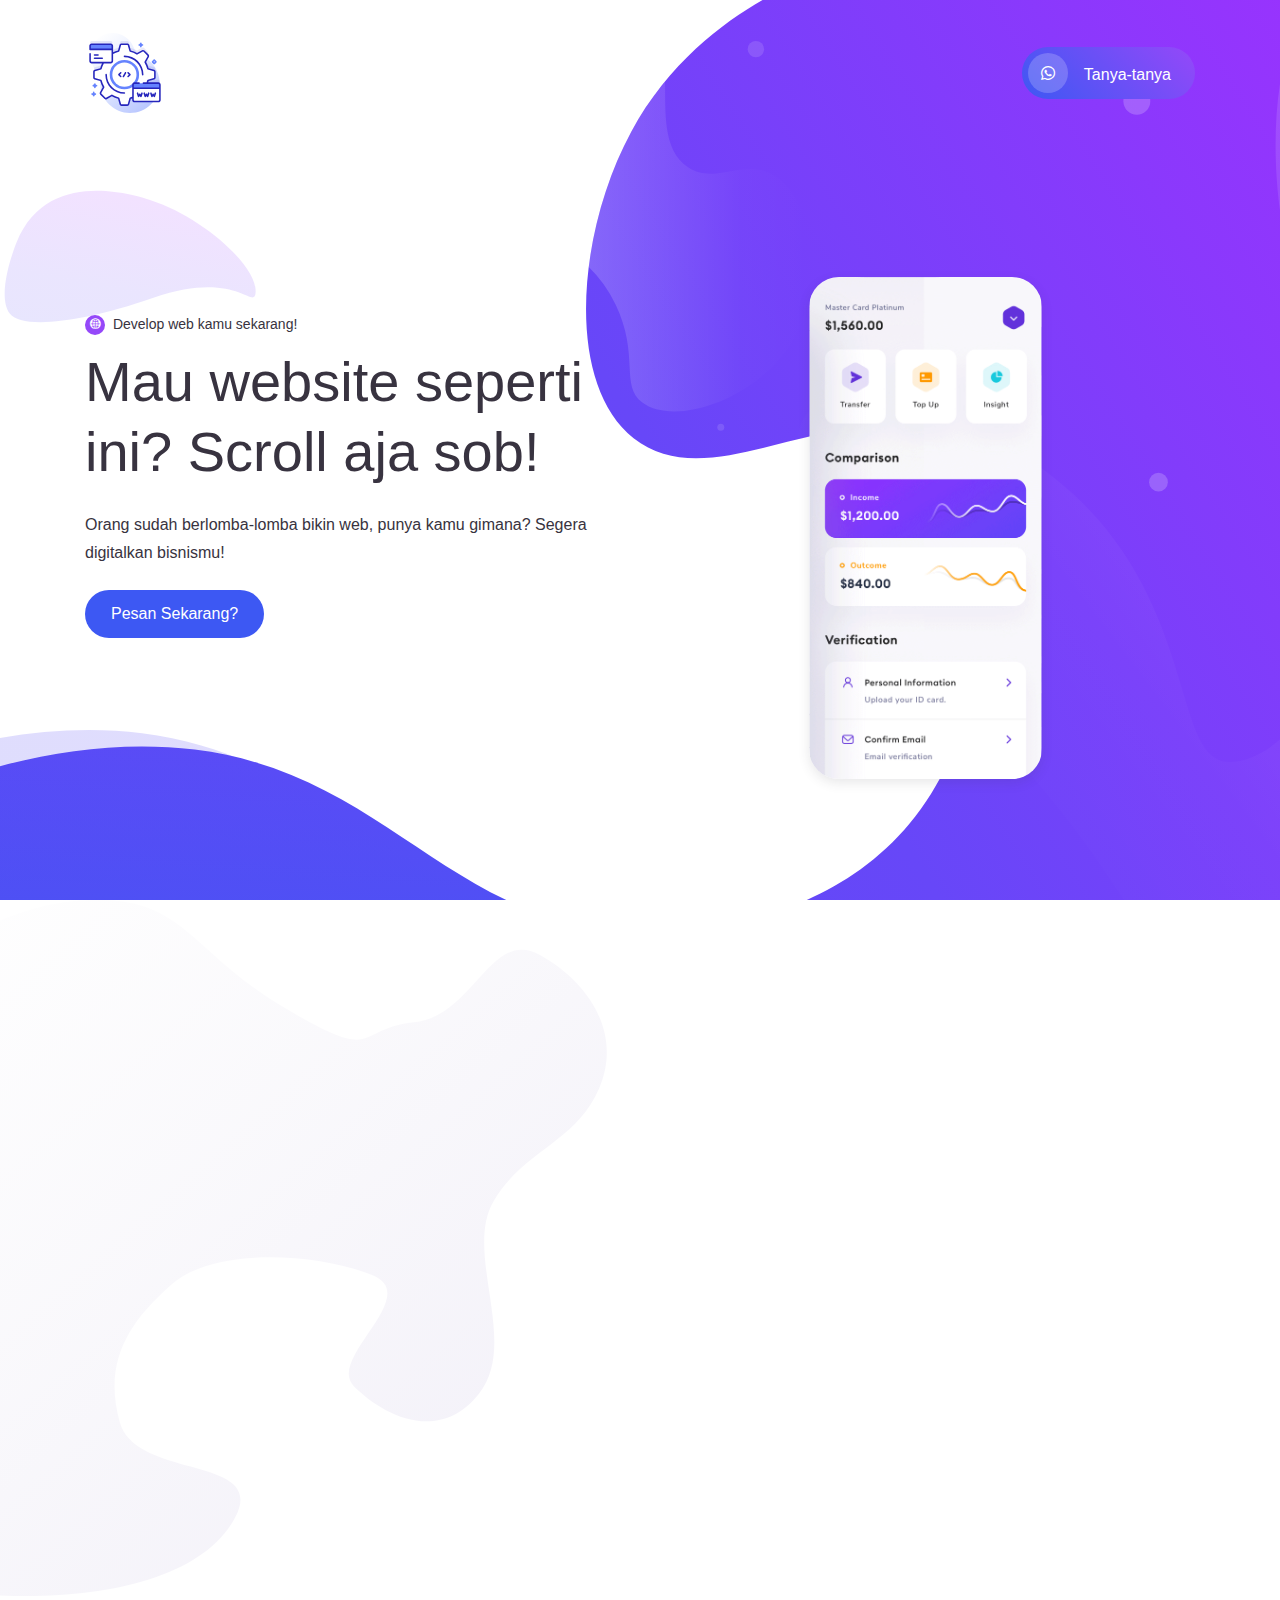
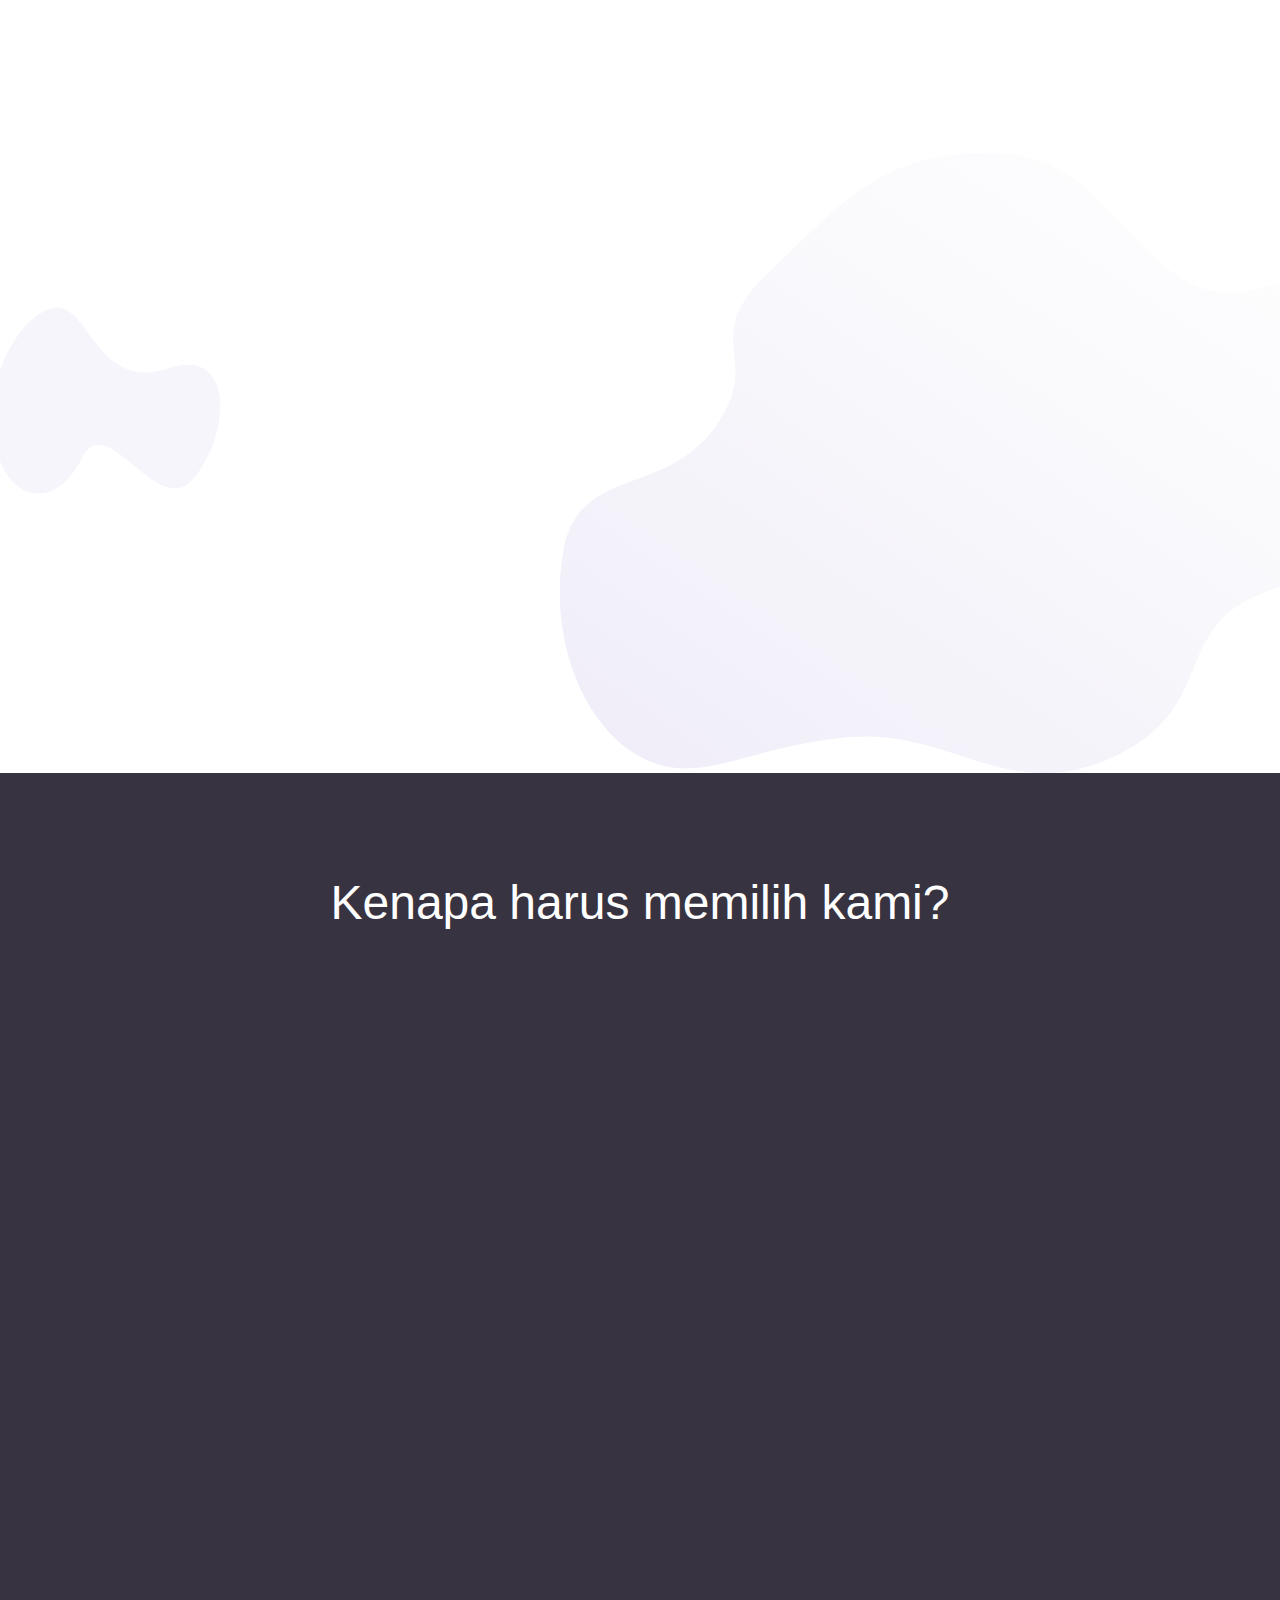
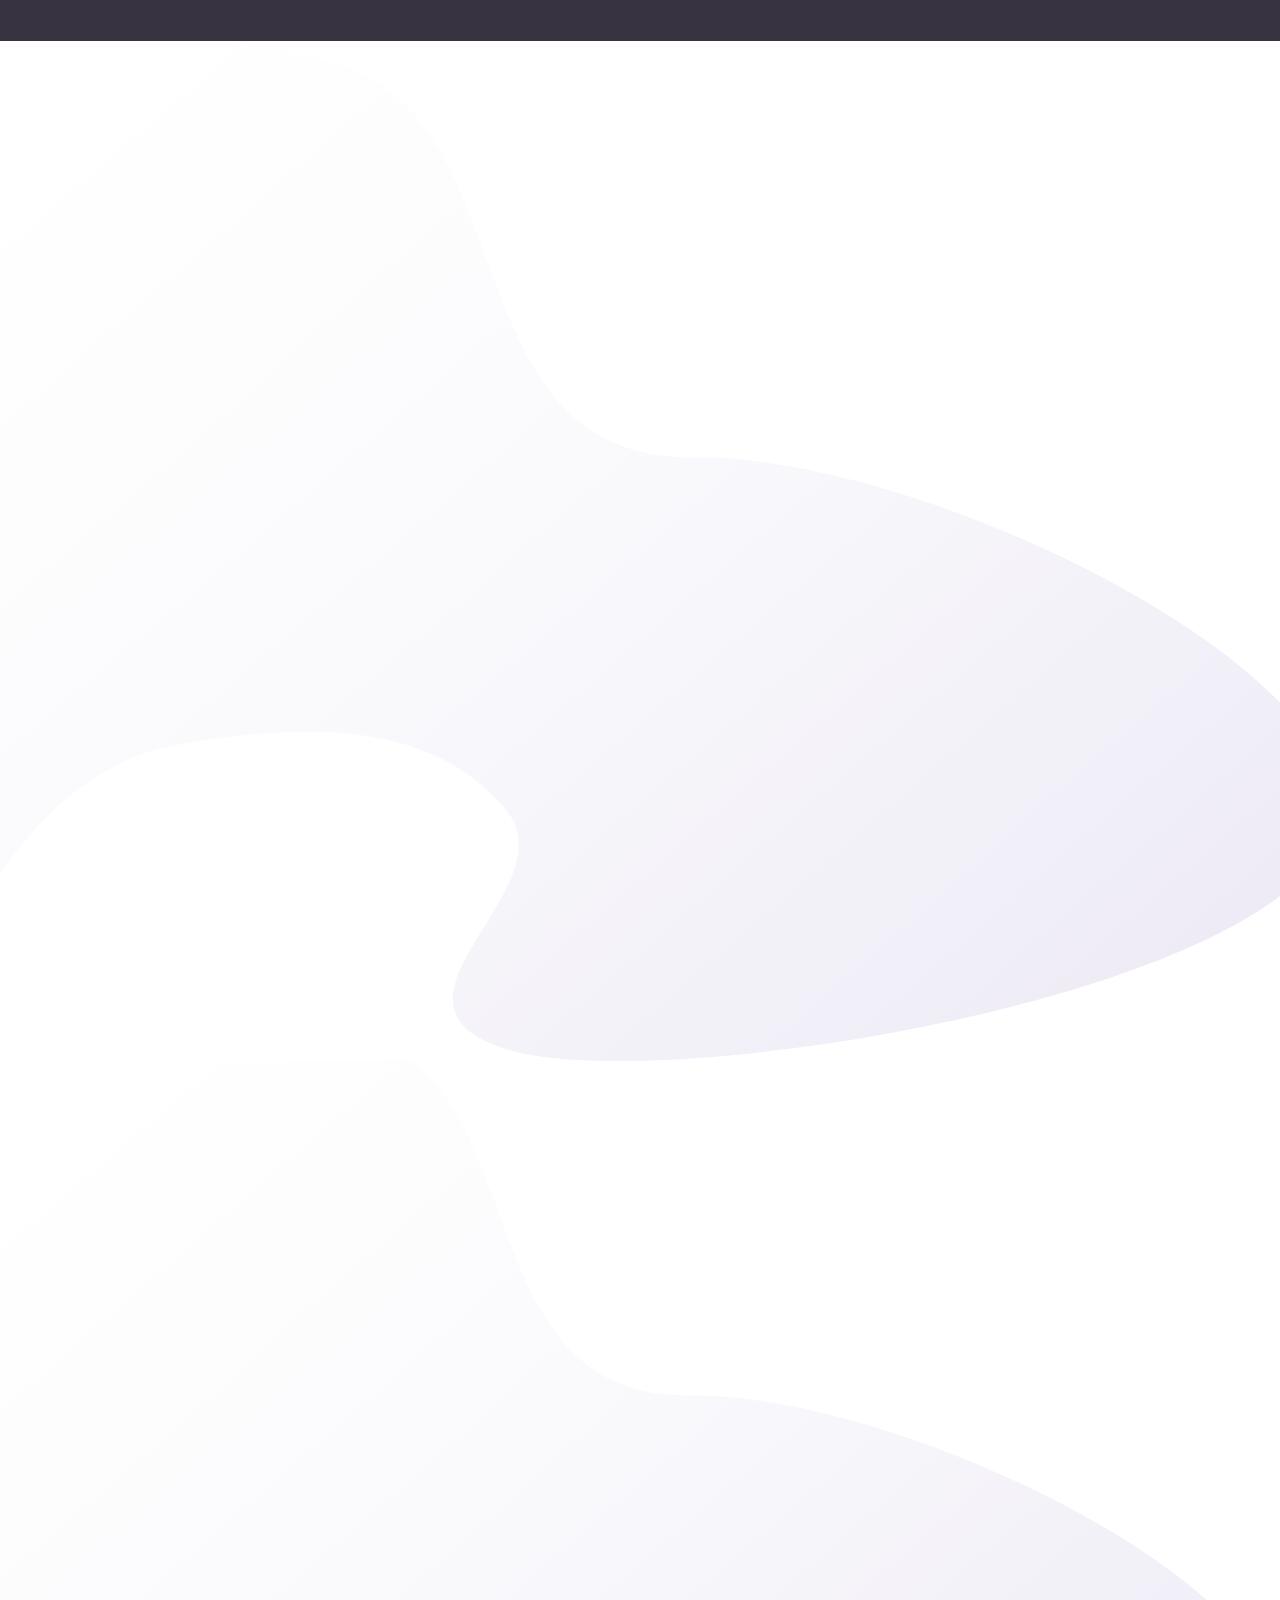
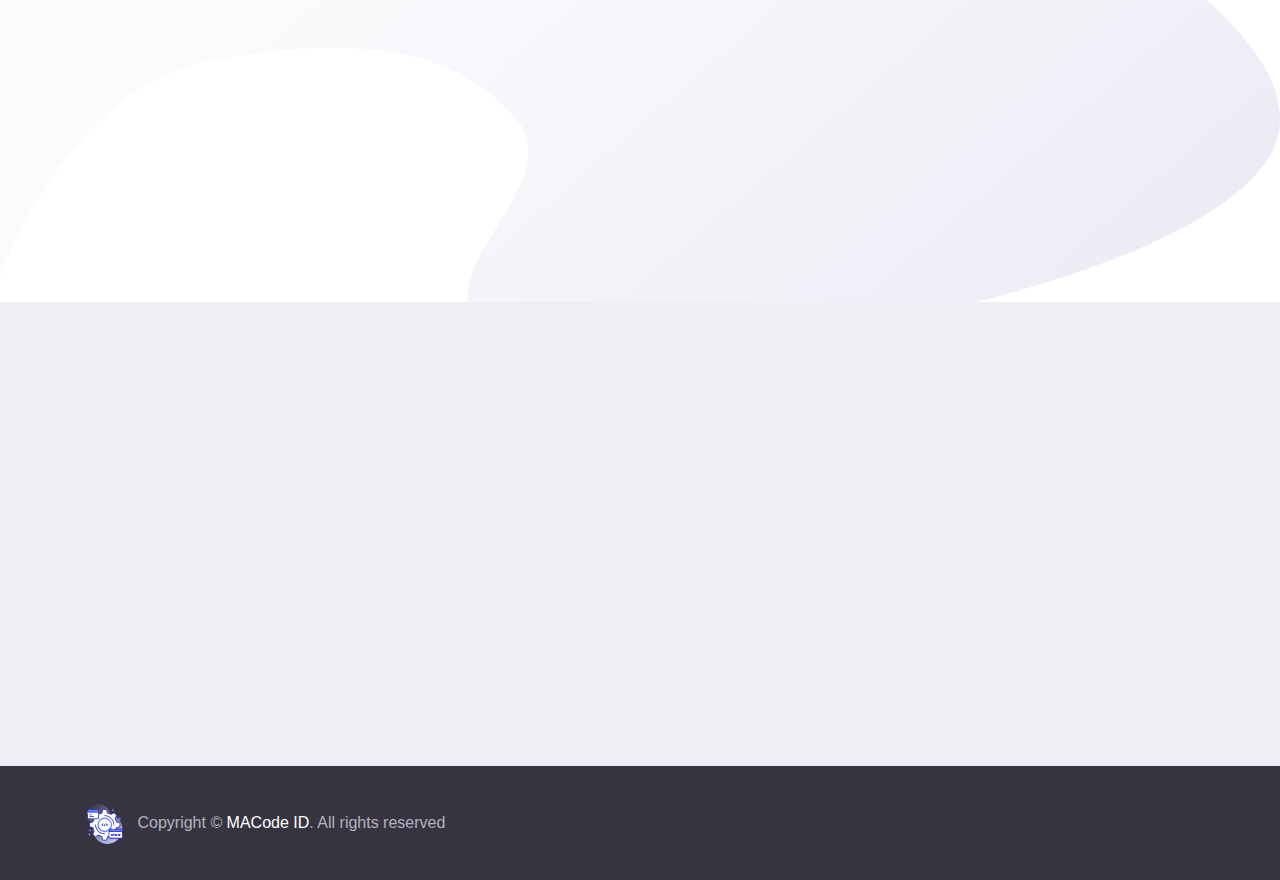
<file: index.html>
<!DOCTYPE html>
<html lang="en">

<head>
    <meta charset="UTF-8">
    <meta name="viewport" content="width=device-width, initial-scale=1.0">

    <meta http-equiv="X-UA-Compatible" content="ie=edge">

    <meta name="description" content="Web Project">

    <meta name="copyright" content="MACode ID, https://www.macodeid.com/">

    <title>Yuk Buat Web!</title>

    <link rel="shortcut icon" href="assets/development.svg" type="image/x-icon">
    <link rel="stylesheet" href="assets/css/maicons.css">
    <link rel="stylesheet" href="assets/vendor/animate/animate.css">
    <link rel="stylesheet" href="assets/vendor/owl-carousel/css/owl.carousel.min.css">
    <link rel="stylesheet" href="assets/css/bootstrap.css">
    <link rel="stylesheet" href="assets/css/mobster.css">

</head>

<body>

    <nav class="navbar navbar-expand-lg navbar-light navbar-floating">
        <div class="container">
            <a class="navbar-brand" href="#">
                <img src="assets/development.svg" alt="" width="80">
            </a>
            <button class="navbar-toggler" type="button" data-toggle="collapse" data-target="#navbarToggler" aria-controls="navbarToggler" aria-expanded="false" aria-label="Toggle navigation">
      <span class="navbar-toggler-icon"></span>
    </button>
            <div class="collapse navbar-collapse" id="navbarToggler">
                <!-- <ul class="navbar-nav ml-lg-5 mt-3 mt-lg-0">
                    <div class="ml-auto my-2 my-lg-0">
                        <a href="https://wa.me/+6281257280628 " class="btn btn-gradient btn-split-icon rounded-pill ">
                            <span class="icon mai-logo-whatsapp " href=" "></span> Tanya-tanya
                        </a>
                    </div>
                </ul> -->
                <div class="ml-auto my-2 my-lg-0">
                    <a href="https://wa.me/+6281257280628 " class="btn btn-gradient btn-split-icon rounded-pill ">
                        <span class="icon mai-logo-whatsapp " href=" "></span> Tanya-tanya
                    </a>
                </div>
            </div>
        </div>
    </nav>

    <div class="page-hero-section bg-image hero-home-1" style="background-image: url(assets/img/bg_hero_1.svg);">
        <div class="hero-caption pt-5">
            <div class="container h-100">
                <div class="row align-items-center h-100">
                    <div class="col-lg-6 wow fadeInUp">
                        <div class="badge mb-2"><span class="icon mr-1"><span class="mai-globe"></span></span> Develop web kamu sekarang! </div>
                        <h1 class="mb-4">Mau website seperti ini? Scroll aja sob! </h1>
                        <p class="mb-4">Orang sudah berlomba-lomba bikin web, punya kamu gimana? Segera digitalkan bisnismu!</p>
                        <button id="sctoprice" onclick="ScrollNow()" class="btn btn-primary rounded-pill">Pesan Sekarang?</button>
                    </div>
                    <div class="col-lg-6 d-none d-lg-block wow zoomIn">
                        <div class="img-place mobile-preview shadow floating-animate">
                            <img src="assets/img/app_preview_1.png" alt="">
                        </div>
                    </div>
                </div>
            </div>
        </div>
    </div>
    <div class="position-realive bg-image" style="background-image: url(assets/img/pattern_1.svg);">
        <div class="page-section">
            <div class="container">
                <div class="row">
                    <div class="col-lg-5 py-3">
                        <div class="img-place mobile-preview shadow wow zoomIn">
                            <img src="assets/img/app_preview_2.png" alt="">
                        </div>
                    </div>
                    <div class="col-lg-6 py-3 mt-lg-5">
                        <div class="iconic-list">
                            <div class="iconic-item wow fadeInUp">
                                <div class="iconic-md iconic-text bg-warning fg-white rounded-circle">
                                    <span class="mai-cube"></span>
                                </div>
                                <div class="iconic-content">
                                    <h5>Perlukah punya website?</h5>
                                    <p class="fs-small">
                                        Perkembangan dunia online semakin masif sob, semua hal terpampang di laman internet, kamu kapan?
                                    </p>
                                </div>
                            </div>
                            <div class="iconic-item wow fadeInUp">
                                <div class="iconic-md iconic-text bg-info fg-white rounded-circle">
                                    <span class="mai-shield"></span>
                                </div>
                                <div class="iconic-content">
                                    <h5>Mahal ngga buat website?</h5>
                                    <p class="fs-small">
                                        Ya murah lah, cukup sekali buat sob, kamu atau toko mu akan bermukim 5 - 10 tahun lamanya di dunia digital.
                                    </p>
                                </div>
                            </div>
                            <div class="iconic-item wow fadeInUp">
                                <div class="iconic-md iconic-text bg-indigo fg-white rounded-circle">
                                    <span class="mai-desktop-outline"></span>
                                </div>
                                <div class="iconic-content">
                                    <h5>Kapan kamu harus punya web?</h5>
                                    <p class="fs-small">
                                        Sekarang sob! Mau kapan lagi? penggunaa internet di Indonesia mencapai 190an juta orang. Kalau semua sudah pada buat web, mau di peringkat berapa kamu? 189? No no no!
                                    </p>
                                </div>
                            </div>
                        </div>
                    </div>
                </div>
            </div>
        </div>

        <div class="page-section">
            <div class="container">
                <div class="row">
                    <div class="col-lg-6 offset-lg-1 py-3 mt-lg-5 wow fadeInUp">
                        <h1 class="mb-4">Web seperti apa yang kami buat?</h1>
                        <p class="mb-4">
                            <strong ">LANDING PAGE</strong> adalah fokus utama kami. Landing Page adalah web 1 halaman yang sangat efektif untuk branding, tidak bertele-tele dan
                            <span style='font-style: italic;'>to the point</span>. <br><br>Jika sobat berharap pengunjung langsung 'ngeh' dan memberikan <span style='font-style: italic;'>feedback</span> secara langsung dengan apa yang sobat tampilkan, 
                            <strong>LANDING PAGE</strong> adalah solusinya!
                        </p>
                        <!-- <a href="#section " class="btn btn-outline-primary rounded-pill ">How it works</a> -->
                    </div>
                    <div class="col-lg-5 py-3 ">
                        <div class="img-place mobile-preview shadow wow zoomIn ">
                            <img src="assets/img/app_preview_3.png " alt=" ">
                        </div>
                    </div>
                </div>
            </div>
        </div>
    </div>


    <div class="page-section bg-dark fg-white ">
        <div class="container ">
            <h1 class="text-center ">Kenapa harus memilih kami?</h1>
            <div class="row justify-content-center mt-5 ">
                <div class="col-md-6 col-lg-3 py-3 ">
                    <div class="card card-body border-0 bg-transparent text-center wow zoomIn ">
                        <div class="mb-3 ">
                            <img src="assets/img/icons/rocket.svg " alt=" ">
                        </div>
                        <p class="fs-large ">Pengerjaan Cepat</p>
                        <p class="fs-small fg-grey ">Paket standar, maksimal 3 hari, sobat sudah bisa pamerin ke kolega</p>
                    </div>
                </div>
                <div class="col-md-6 col-lg-3 py-3 ">
                    <div class="card card-body border-0 bg-transparent text-center wow zoomIn " data-wow-delay="200ms ">
                        <div class="mb-3 ">
                            <img src="assets/img/icons/testimony.svg " alt=" ">
                        </div>
                        <p class="fs-large ">Full Garansi</p>
                        <p class="fs-small fg-grey ">1 bulan ke depan, kami siap melayani keluhan sobat, hingga webnya resmi di <span style="font-style: italic; ">launching</span></p>
                    </div>
                </div>
                <div class="col-md-6 col-lg-3 py-3 ">
                    <div class="card card-body border-0 bg-transparent text-center wow zoomIn " data-wow-delay="400ms ">
                        <div class="mb-3 ">
                            <img src="assets/img/icons/promotion.svg " alt=" ">
                        </div>
                        <p class="fs-large ">Distribusi</p>
                        <p class="fs-small fg-grey ">Kami akan membantu sobat agar webnya cepat dikenali oleh algoritma google</p>
                    </div>
                </div>
                <div class="col-md-6 col-lg-3 py-3 ">
                    <div class="card card-body border-0 bg-transparent text-center wow zoomIn " data-wow-delay="600ms ">
                        <div class="mb-3 ">
                            <img src="assets/img/icons/coins.svg " alt=" ">
                        </div>
                        <p class="fs-large ">Harga Terjangkau</p>
                        <p class="fs-small fg-grey ">Buat web itu murah, sekali bayar, web kamu ada bertahun-tahun di dunia maya</p>
                    </div>
                </div>
                <div class="col-md-6 col-lg-3 py-3 ">
                    <div class="card card-body border-0 bg-transparent text-center wow zoomIn " data-wow-delay="800ms ">
                        <div class="mb-3 ">
                            <img src="assets/img/icons/support.svg " alt=" ">
                        </div>
                        <p class="fs-large ">Kontak Pribadi</p>
                        <p class="fs-small fg-grey ">Jika ada keluhan, sobat dapat langsung berhubungan dengan <span style="font-style: italic; ">developer</span> kami</p>
                    </div>
                </div>
                <div class="col-md-6 col-lg-3 py-3 ">
                    <div class="card card-body border-0 bg-transparent text-center wow zoomIn " data-wow-delay="1000ms ">
                        <div class="mb-3 ">
                            <img src="assets/img/icons/laptop.svg " alt=" ">
                        </div>
                        <p class="fs-large ">Akses Perubahan</p>
                        <p class="fs-small fg-grey ">Jangan khawatir, kami juga akan memberitahu sobat bagaimana cara merevisi konten</p>
                    </div>
                </div>
            </div>
        </div>
    </div>

    <div id="pesan " class="page-section bg-image " style="background-image: url(assets/img/pattern_2.svg); ">
        <div class="container ">
            <div class="row justify-content-center align-items-center ">
                <div class="col-lg-5 mb-5 mb-lg-0 wow fadeInUp ">
                    <h1 class="mb-4 ">Pilih harga yang sesuai!</h1>
                    <p class="mb-5 ">
                      Buruan sobat, mumpung lagi promo! Harga dan paket sewaktu-waktu dapat berubah. Jangan ragu
                      untuk mengembangkan brand dan toko mu.  
                      <br><br><strong>Kalau belum cocok, scroll lagi sob!</strong>
                    </p>
                    <button onclick="Scroll2() " class="btn btn-gradient btn-split-icon rounded-pill ">
                        <span class="icon mai-arrow-down "></span> Belum cocok? Scroll lagi!
                    </button>
                </div>
                <div class="col-lg-7 ">
                    <div class="pricing-table ">
                        <div class="pricing-item active wow zoomIn ">
                            <div class="pricing-header ">
                                <h5>Medium Class</h5>
                                <h2 class="fw-normal "><strike>Rp 1,3 juta</strike></h2>
                                <h1 class="fw-normal ">785.000,-</h1>
                            </div>
                            <div class="pricing-body ">
                                <ul class="theme-list ">
                                    <li class="list-item ">1 landing page</li>
                                    <li class="list-item "><strong>Custom desain</strong></li>
                                    <li class="list-item "><strong>Revisi desain 3x</strong></li>
                                    <li class="list-item ">Gratis domain '.com' 1 tahun</li>
                                    <!-- <li class="list-item "><strong>Free hosting 1 tahun</strong></li> -->
                                    <!-- <li class="list-item ">Custom email</li> -->
                                    <li class="list-item ">Maintenance 2 bulan</li>
                                    <li class="list-item ">Private contact</li>
                                    <li class="list-item ">Dapat file master</li>
                                    <li class="list-item ">2 fitur web tambahan </li>
                                    <li class="list-item ">Free penulisan konten rev. 3x </li>
                                </ul>
                            </div>
                            <a class="btn btn-dark " href="https://docs.google.com/forms/d/1dREoxmvnWSsBKZieJU6SOYXYvCOysqjhN7yeUyUWJFY/edit " target="_blank " rel="noopener noreferrer ">Order</a>
                        </div>
                        <div class="pricing-item wow zoomIn " data-wow-delay="200ms ">
                            <div class="pricing-header ">
                                <h5>Starter Class</h5>
                                <h2 class="fw-normal "><strike>Rp 635k</strike></h2>
                                <h1 class="fw-normal ">420.000,-</h1>
                            </div>
                            <div class="pricing-body ">
                                <ul class="theme-list ">
                                    <li class="list-item ">1 landing page</li>
                                    <li class="list-item "><strong>Templating desain</strong></li>
                                    <li class="list-item "><strike>Custom desain</strike></li>
                                    <li class="list-item ">Gratis domain '.info' 1 tahun</li>
                                    <!-- <li class="list-item "><strong>Free hosting 6 bulan</strong></li> -->
                                    <!-- <li class="list-item "><strike>Custom email</strike></li> -->
                                    <li class="list-item ">Maintenance 1 bulan</li>
                                    <li class="list-item ">Private contact</li>
                                    <li class="list-item ">Dapat file master</li>
                                    <li class="list-item ">Fitur standar</li>
                                    <li class="list-item ">Free penulisan konten rev. 1x </li>
                                </ul>
                            </div>
                            <a class="btn btn-dark " href="https://docs.google.com/forms/d/1dREoxmvnWSsBKZieJU6SOYXYvCOysqjhN7yeUyUWJFY/edit " target="_blank " rel="noopener noreferrer ">Order</a>
                        </div>
                    </div>
                </div>
            </div>
        </div>
    </div>

    <div id="pesan2 " class="page-section bg-image " style="background-image: url(assets/img/pattern_2.svg); ">
        <div class="container ">
            <div class="row justify-content-center align-items-center ">
                <div class="col-lg-5 mb-5 mb-lg-0 wow fadeInUp ">
                    <h1 class="mb-4 ">Belum yakin?</h1>
                    <p class="mb-5 ">
                      Jika sobat belum yakin, sobat bisa mencoba paket paling murah dari kami. <br><br>
                      Paket ini tersedia apa bila sobat masih ingin coba-coba. <strong>Perlu diingat sob, ini harga promo ya!</strong>
                      <br><br>
                      Atau sobat punya penawaran sendiri? atau sobat ingin tanya-tanya dulu? Jangan ragu
                      untuk menghubungi kami sob! 
                    </p>
                    <a href="https://wa.me/+6281257280628 " class="btn btn-gradient btn-split-icon rounded-pill ">
                        <span class="icon mai-logo-whatsapp " href=" "></span> Penawaran Lain? WA saja!
                    </a>
                </div>
                <div class="col-lg-7 ">
                    <div class="pricing-table ">
                        
                        <div class="pricing-item active wow zoomIn ">
                            <div class="pricing-header ">
                                <h5>Wordpress Class</h5>
                                <!-- <h2 class="fw-normal "><strike>Rp 1,2 juta</strike></h2> -->
                                <h1 class="fw-normal ">283.000,-</h1>
                            </div>
                            <div class="pricing-body ">
                                <ul class="theme-list ">
                                    <li class="list-item ">1 landing page</li>
                                    <li class="list-item "><strong>Template terbatas</strong></li>
                                    <li class="list-item ">domain .wordpress</li>
                                    <!-- <li class="list-item "><strong>Github based</strong></li> -->
                                    <!-- <li class="list-item ">Custom email</li> -->
                                    <li class="list-item ">Maintenance 2 minggu</li>
                                    <li class="list-item ">Private contact 1 minggu</li>
                                    <li class="list-item ">Dapat file master</li>
                                    <!-- <li class="list-item ">Request fitur web</li> -->
                                </ul>
                            </div>
                            <a class="btn btn-dark " href="https://docs.google.com/forms/d/1dREoxmvnWSsBKZieJU6SOYXYvCOysqjhN7yeUyUWJFY/edit " target="_blank " rel="noopener noreferrer ">Order</a>
                        </div>
                        <div class="pricing-item wow zoomIn " data-wow-delay="200ms ">
                            <div class="pricing-header ">
                                <h5>Tester Class</h5>
                                <h1 class="fw-normal ">291.000,-</h1>
                            </div>
                            <div class="pricing-body ">
                                <ul class="theme-list ">
                                    <li class="list-item ">1 landing page</li>
                                    <li class="list-item "><strong>Templating desain</strong></li>
                                    <li class="list-item ">domain .github</li>
                                    <!-- <li class="list-item "><strong>Github based</strong></li> -->
                                    <!-- <li class="list-item ">Custom email</li> -->
                                    <li class="list-item ">Maintenance</li>
                                    <li class="list-item ">Private contact </li>
                                    <li class="list-item ">Dapat file master</li>
                                    <!-- <li class="list-item ">Request fitur web</li> -->
                                </ul>
                            </div>
                            <a class="btn btn-dark " href="https://docs.google.com/forms/d/1dREoxmvnWSsBKZieJU6SOYXYvCOysqjhN7yeUyUWJFY/edit " target="_blank " rel="noopener noreferrer ">Order</a>
                        </div>
                        <!-- <div class="pricing-item wow zoomIn " data-wow-delay="200ms ">
                            <div class="pricing-header ">
                                <h5>Starter Class</h5>
                                <h2 class="fw-normal "><strike>Rp 550k</strike></h2>
                                <h1 class="fw-normal ">420.000,-</h1>
                            </div>
                            <div class="pricing-body ">
                                <ul class="theme-list ">
                                    <li class="list-item ">1 landing page</li>
                                    <li class="list-item "><strong>Templating desain</strong></li>
                                    <li class="list-item "><strike>Custom desain</strike></li>
                                    <li class="list-item ">Gratis domain '.info' 1 tahun</li>
                                    <li class="list-item "><strong>Free hosting 6 bulan</strong></li>
                                    <li class="list-item "><strike>Custom email</strike></li>
                                    <li class="list-item ">Garansi 2 minggu</li>
                                    <li class="list-item ">Private contact</li>
                                    <li class="list-item ">Dapat file master</li>
                                    <li class="list-item "><strike>Request fitur web</strike></li>
                                </ul>
                            </div>
                            <button class="btn btn-dark ">Order</button>
                        </div> -->
                    </div>
                </div>
            </div>
        </div>
    </div>

   

    <!-- <div class="page-section bg-image bg-image-overlay-dark " style="background-image: url(assets/img/bg_testimonials.jpg); ">
        <div class="container fg-white ">
            <div class="row ">
                <div class="col-md-8 col-lg-6 offset-lg-1 wow fadeInUp ">
                    <h2 class="mb-5 fg-white fw-normal ">Customer Stories</h2>
                    <p class="fs-large font-italic ">
                      Lorem ipsum dolor, sit amet consectetur adipisicing elit. Mollitia voluptates facere explicabo! Rerum necessitatibus cum qui veritatis reprehenderit, neque sapiente consequatur atque eaque molestias, est, quod totam quo laudantium
                        ratione.
                    </p>
                    <p class="fs-large fg-grey fw-medium mb-5 ">John Doe, UI Designer</p>

                    <a href="https://wa.me/+6281257280628 " class="btn btn-outline-light rounded-pill ">Read Stories <span class="mai-chevron-forward "></span></a>
                </div>
            </div>
        </div>
    </div> -->

    <div class="bg-light ">

        <!-- <div class="page-hero-section bg-image hero-mini " style="background-image: url(assets/img/hero_mini.svg); ">
          <div class="hero-caption ">
            <div class="container fg-white h-100 ">
              <div class="row justify-content-center align-items-center text-center h-100 ">
                <div class="col-lg-6 ">
                  <h3 class="mb-4 fw-medium ">Contact</h3>
                  <nav aria-label="breadcrumb ">
                    <ol class="breadcrumb breadcrumb-dark justify-content-center bg-transparent ">
                      <li class="breadcrumb-item "><a href="index.html ">Home</a></li>
                      <li class="breadcrumb-item active " aria-current="page ">Contact</li>
                    </ol>
                  </nav>
                </div>
              </div>
            </div>
          </div>
        </div> -->
      
        <div class="page-section ">
          <div class="container ">
            <div class="row justify-content-center ">
              <div class="col-lg-10 my-3 wow fadeInUp ">
                <div class="card-page ">
                  <div class="row row-beam-md ">
                    <div class="col-md-4 text-center py-3 py-md-2 ">
                      <i class="mai-call-outline h3 "></i>
                      <p class="fg-primary fw-medium fs-vlarge ">Kontak</p>
                      <p class="mb-1 ">+62812-5728-0628</p>
                      <!-- <p class="mb-0 ">+415 123 89245</p> -->
                    </div>
                    <div class="col-md-4 text-center py-3 py-md-2 ">
                        <i class="mai-location-outline h3 "></i>
                        <p class="fg-primary fw-medium fs-vlarge ">Lokasi</p>
                        <p class="mb-0 ">Jl. Parit H. Husin II Komp. Mutiara Gading No.C3, Kota Pontianak, Kalimantan Barat 78111</p>
                      </div>
                    <div class="col-md-4 text-center py-3 py-md-2 ">
                      <i class="mai-mail-open-outline h3 "></i>
                      <p class="fg-primary fw-medium fs-vlarge ">Email</p>
                      <p class="mb-1 ">bidangmiring24@gmail.com</p>
                      <!-- <p class="mb-0 ">support@macodeid.com</p> -->
                    </div>
                  </div>
                </div>
              </div>
              <!-- <div class="col-md-6 col-lg-5 my-3 wow fadeInUp ">
                <div class="card-page ">
                  <h3 class="fw-normal ">Get in touch</h3>
                  <form method="POST " class="mt-3 ">
                    <div class="form-group ">
                      <label for="name " class="fw-medium fg-grey ">Fullname</label>
                      <input type="text " class="form-control " id="name ">
                    </div>
          
                    <div class="form-group ">
                      <label for="email " class="fw-medium fg-grey ">Email</label>
                      <input type="text " class="form-control " id="email ">
                    </div>
      
                    <div class="form-group ">
                      <label for="phone " class="fw-medium fg-grey ">Phone(optional)</label>
                      <input type="number " class="form-control " id="phone ">
                    </div>
          
                    <div class="form-group ">
                      <label for="message " class="fw-medium fg-grey ">Message</label>
                      <textarea rows="6 " class="form-control " id="message "></textarea>
                    </div>
      
                    <p>*Your information will never be shared with any third party.</p>
          
                    <div class="form-group mt-4 ">
                      <button type="submit " class="btn btn-primary ">Send Message</button>
                    </div>
                  </form>
                </div>
              </div> -->
              <!-- <div class="col-md-6 col-lg-7 my-3 wow fadeInUp ">
                <div class="card-page ">
                  <div class="maps-container ">
                    <div id="myMap "></div>
                  </div>
                </div>
              </div> -->
            </div>
          </div>
        </div>
      
      </div> <!-- .bg-light -->

    <div class="page-footer-section bg-dark fg-white " style="padding-top:30px ">
        <!-- <div class="container ">
            <div class="row mb-5 py-3 ">
                <div class="col-sm-6 col-lg-2 py-3 ">
                    <h5 class="mb-3 ">Pages</h5>
                    <ul class="menu-link ">
                        <li><a href="# " class=" ">Features</a></li>
                        <li><a href="# " class=" ">Customers</a></li>
                        <li><a href="# " class=" ">Pricing</a></li>
                        <li><a href="# " class=" ">GDPR</a></li>
                    </ul>
                </div>
                <div class="col-sm-6 col-lg-2 py-3 ">
                    <h5 class="mb-3 ">Company</h5>
                    <ul class="menu-link ">
                        <li><a href="# " class=" ">About</a></li>
                        <li><a href="# " class=" ">Team</a></li>
                        <li><a href="# " class=" ">Leadership</a></li>
                        <li><a href="# " class=" ">Careers</a></li>
                        <li><a href="# " class=" ">HIRING!</a></li>
                    </ul>
                </div>
                <div class="col-md-6 col-lg-4 py-3 ">
                    <h5 class="mb-3 ">Contact</h5>
                    <ul class="menu-link ">
                        <li><a href="# " class=" ">Contact Us</a></li>
                        <li><a href="# " class=" ">Office Location</a></li>
                        <li><a href="# " class=" ">hello@mobster.com</a></li>
                        <li><a href="# " class=" ">support@macodeid.com</a></li>
                        <li><a href="# " class=" ">+808 11233 900</a></li>
                    </ul>
                </div>
                <div class="col-md-6 col-lg-4 py-3 ">
                    <h5 class="mb-3 ">Subscribe</h5>
                    <p>Get some offers, news, or update features of application</p>
                    <form method="POST ">
                        <div class="input-group ">
                            <input type="text " class="form-control " placeholder="Your email.. ">
                            <div class="input-group-append ">
                                <button type="submit " class="btn btn-primary "><span class="mai-send "></span></button>
                            </div>
                        </div>
                    </form> -->

                    <!-- Social Media Button -->
                    <!-- <div class="mt-4 ">
                        <a href="# " class="btn btn-fab btn-primary fg-white "><span class="mai-logo-facebook "></span></a>
                        <a href="# " class="btn btn-fab btn-primary fg-white "><span class="mai-logo-twitter "></span></a>
                        <a href="# " class="btn btn-fab btn-primary fg-white "><span class="mai-logo-instagram "></span></a>
                        <a href="# " class="btn btn-fab btn-primary fg-white "><span class="mai-logo-google "></span></a>
                    </div>
                </div>
            </div>
        </div> -->

        <!-- <hr> -->

        <div class="container ">
            <div class="row ">
                <div class="col-12 col-md-6 py-2 ">
                    <img src="assets/development.svg " alt=" " width="40 ">
                    <!-- Please don't remove or modify the credits below -->
                    <p class="d-inline-block ml-2 ">Copyright &copy; <a href="https://www.macodeid.com/ " class="fg-white fw-medium ">MACode ID</a>. All rights reserved</p>
                </div>
                <!-- <div class="col-12 col-md-6 py-2 ">
                    <ul class="nav justify-content-end ">
                        <li class="nav-item "><a href="# " class="nav-link ">Terms of Use</a></li>
                        <li class="nav-item "><a href="# " class="nav-link ">Privacy Policy</a></li>
                        <li class="nav-item "><a href="# " class="nav-link ">Cookie Policy</a></li>
                    </ul>
                </div> -->
            </div>
        </div>
    </div>

    <script src="assets/js/jquery-3.5.1.min.js "></script>

    <script src="assets/js/bootstrap.bundle.min.js "></script>

    <script src="assets/vendor/owl-carousel/js/owl.carousel.min.js "></script>

    <script src="assets/vendor/wow/wow.min.js "></script>

    <script src="assets/js/mobster.js "></script>

</body>
<script>
    function ScrollNow() {
       document.getElementById("pesan ").scrollIntoView({behavior: 'smooth'});
       
    }
    function Scroll2() {
       document.getElementById("pesan2 ").scrollIntoView({behavior: 'smooth'});
       
    }
</script>
</html>
</file>
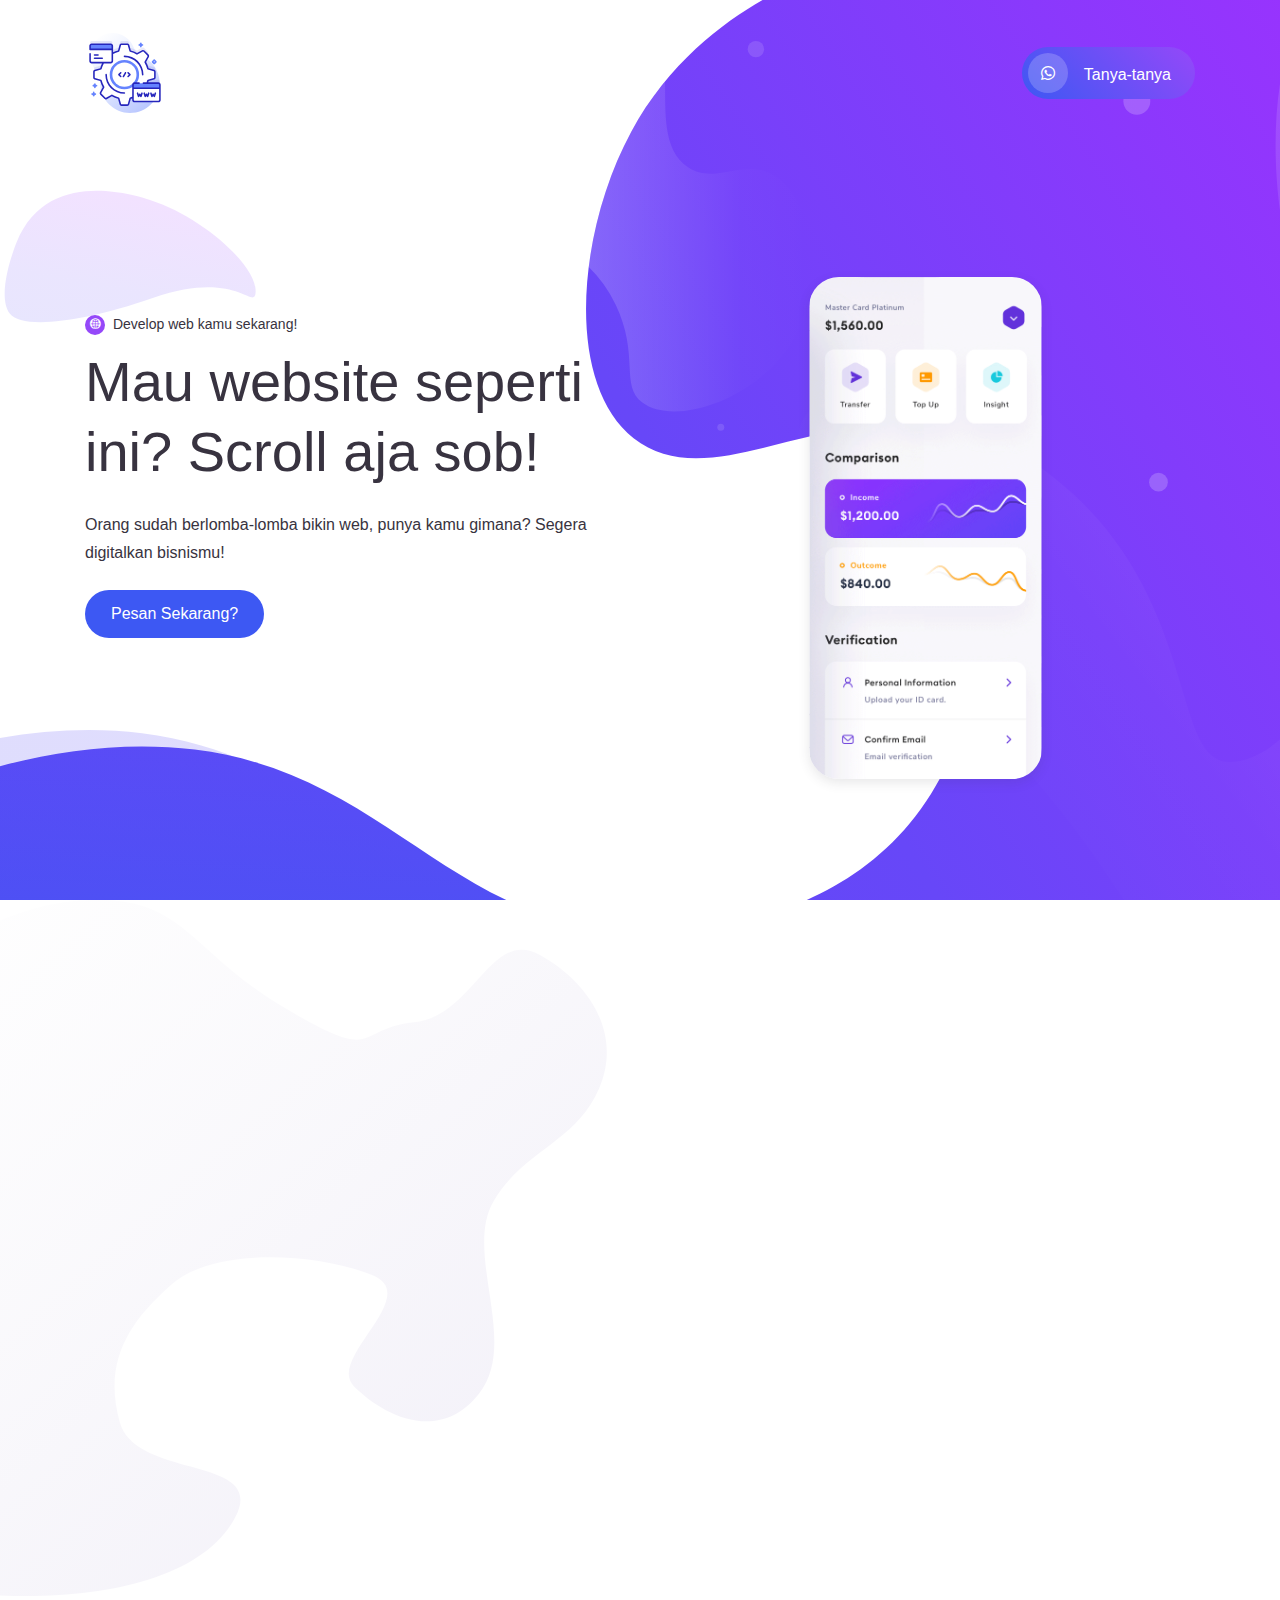
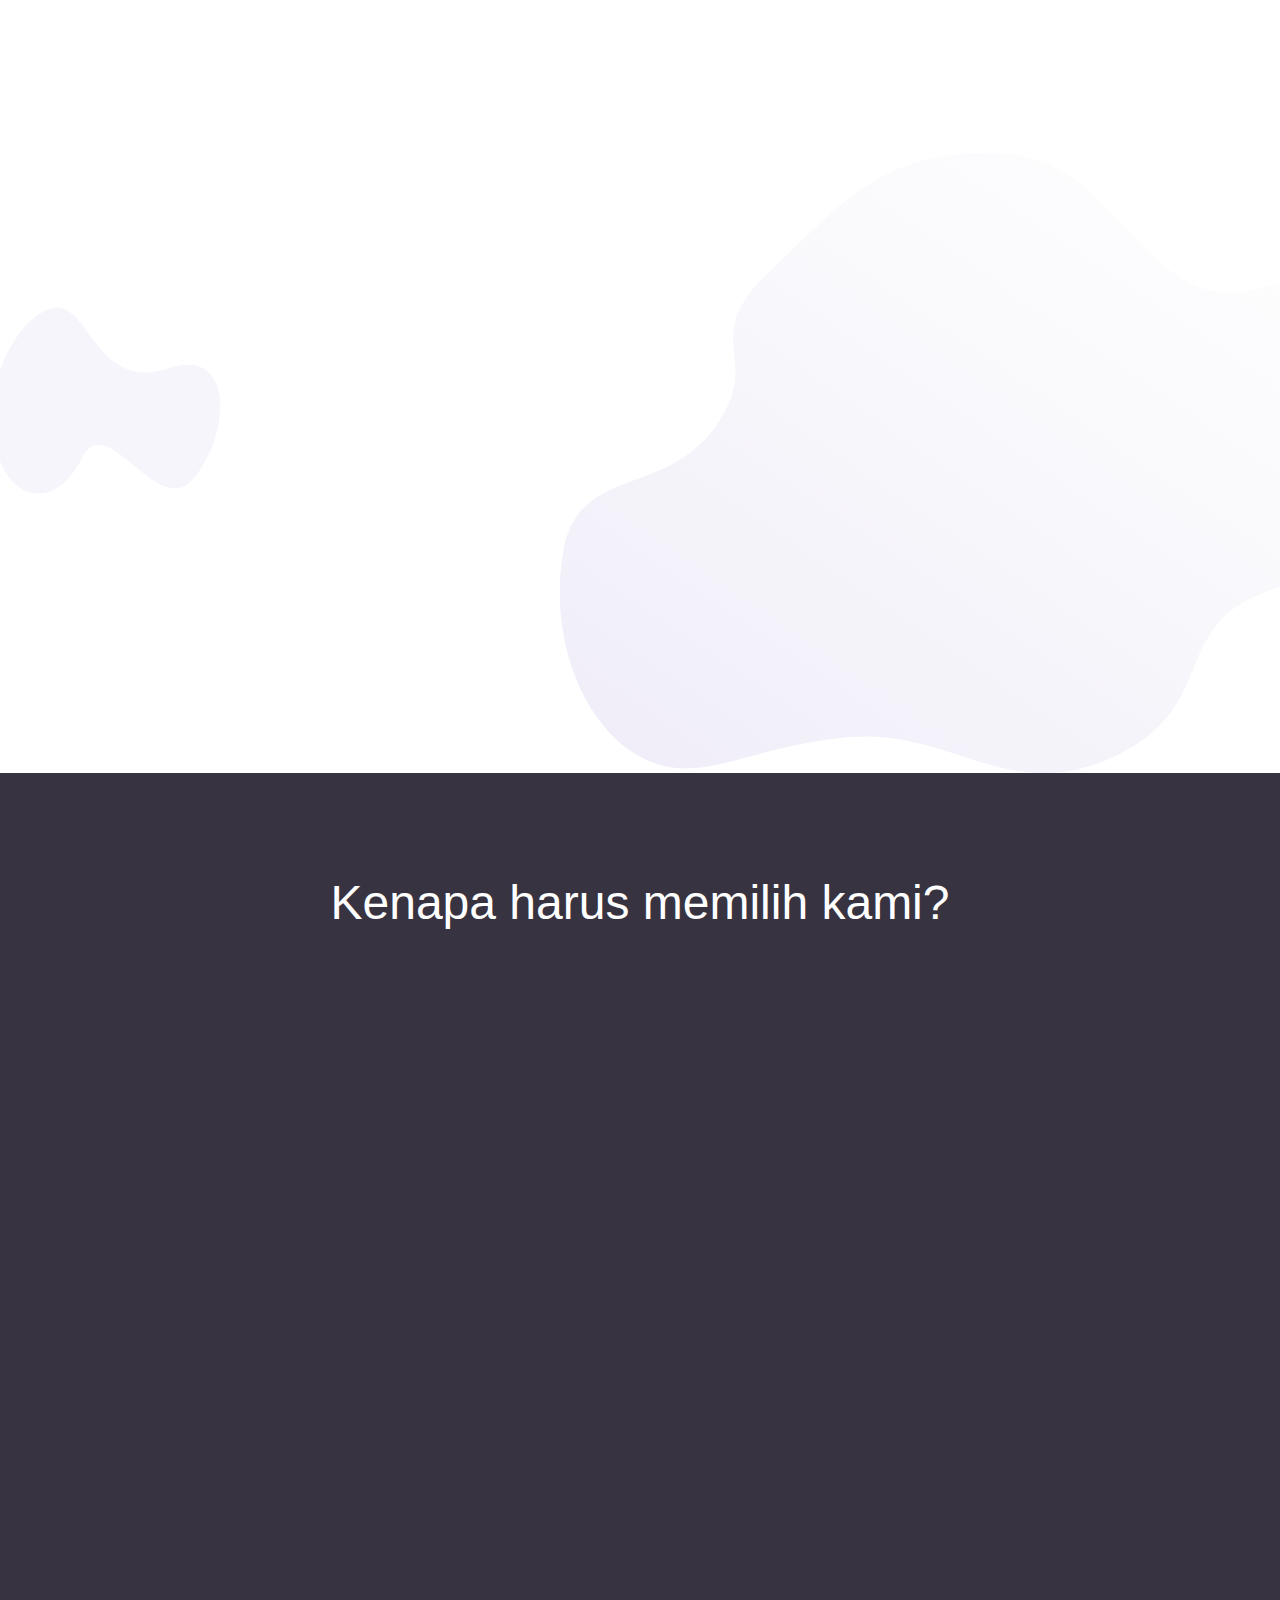
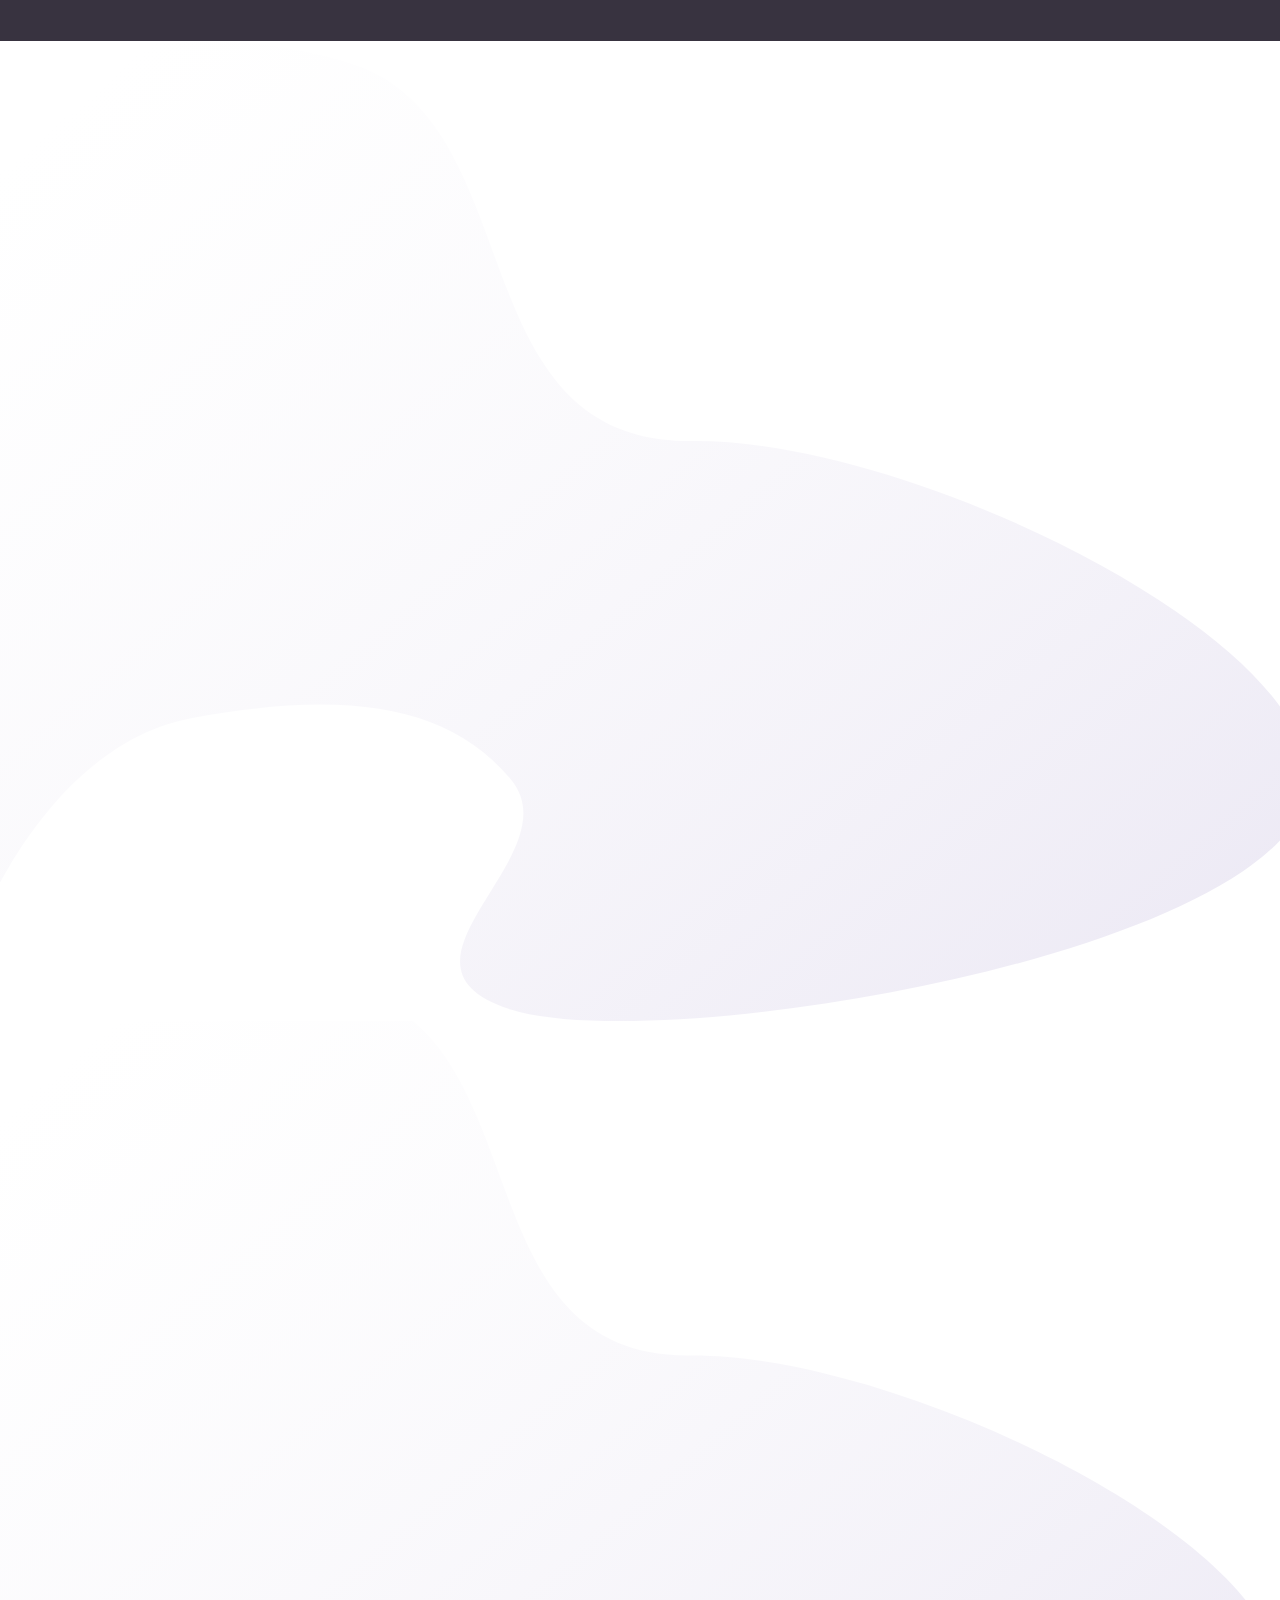
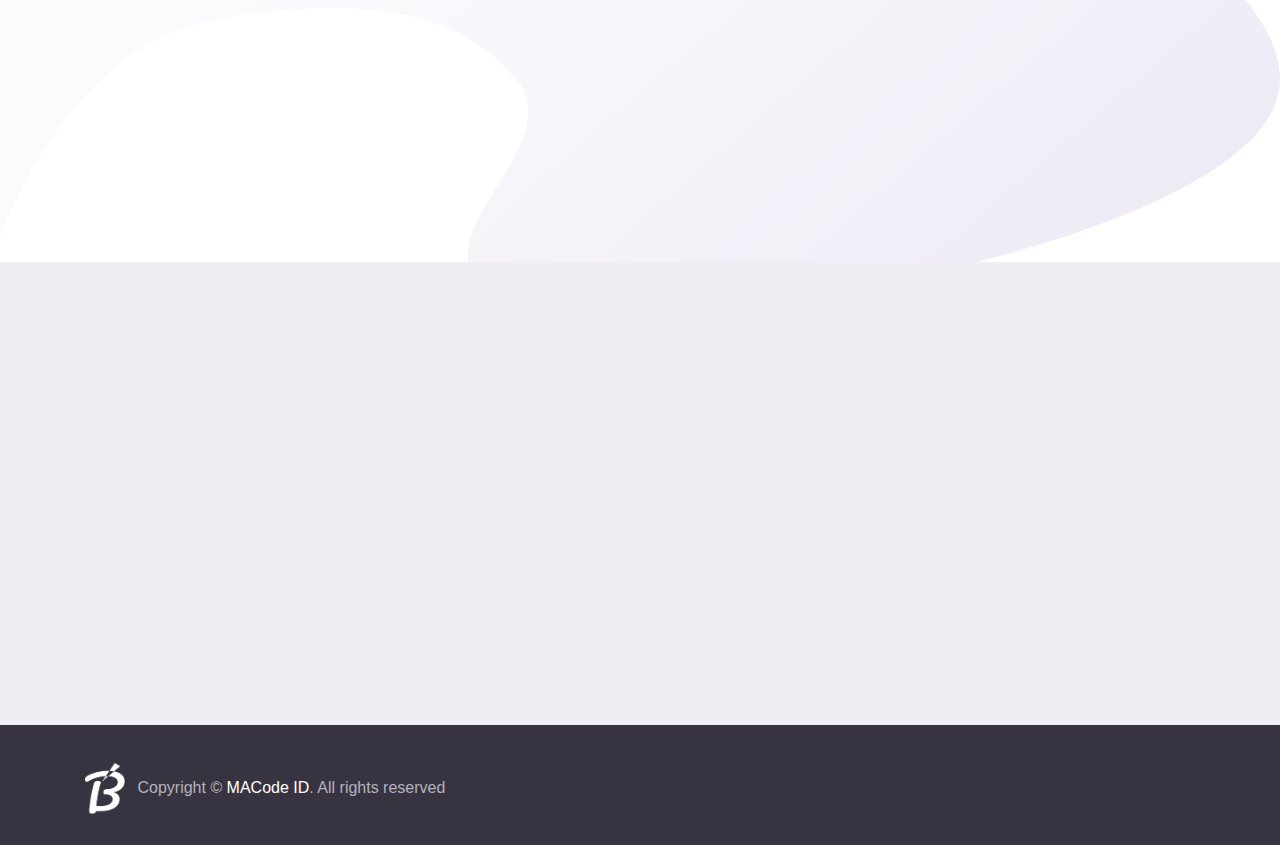
<file: html/index.html>
<!DOCTYPE html>
<html lang="en">

<head>
    <meta charset="UTF-8">
    <meta name="viewport" content="width=device-width, initial-scale=1.0">

    <meta http-equiv="X-UA-Compatible" content="ie=edge">

    <meta name="description" content="Mobile Application HTML5 Template">

    <meta name="copyright" content="MACode ID, https://www.macodeid.com/">

    <title>Mobster - One page app template</title>

    <link rel="shortcut icon" href="../assets/favicon.png" type="image/x-icon">
    <link rel="stylesheet" href="../assets/css/maicons.css">
    <link rel="stylesheet" href="../assets/vendor/animate/animate.css">
    <link rel="stylesheet" href="../assets/vendor/owl-carousel/css/owl.carousel.min.css">
    <link rel="stylesheet" href="../assets/css/bootstrap.css">
    <link rel="stylesheet" href="../assets/css/mobster.css">

</head>

<body>

    <nav class="navbar navbar-expand-lg navbar-light navbar-floating">
        <div class="container">
            <a class="navbar-brand" href="#">
                <img src="../assets/development.svg" alt="" width="80">
            </a>
            <button class="navbar-toggler" type="button" data-toggle="collapse" data-target="#navbarToggler" aria-controls="navbarToggler" aria-expanded="false" aria-label="Toggle navigation">
      <span class="navbar-toggler-icon"></span>
    </button>
            <div class="collapse navbar-collapse" id="navbarToggler">
                <!-- <ul class="navbar-nav ml-lg-5 mt-3 mt-lg-0">
                    <div class="ml-auto my-2 my-lg-0">
                        <a href="https://wa.me/+6282159508284 " class="btn btn-gradient btn-split-icon rounded-pill ">
                            <span class="icon mai-logo-whatsapp " href=" "></span> Tanya-tanya
                        </a>
                    </div>
                </ul> -->
                <div class="ml-auto my-2 my-lg-0">
                    <a href="https://wa.me/+6282159508284 " class="btn btn-gradient btn-split-icon rounded-pill ">
                        <span class="icon mai-logo-whatsapp " href=" "></span> Tanya-tanya
                    </a>
                </div>
            </div>
        </div>
    </nav>

    <div class="page-hero-section bg-image hero-home-1" style="background-image: url(../assets/img/bg_hero_1.svg);">
        <div class="hero-caption pt-5">
            <div class="container h-100">
                <div class="row align-items-center h-100">
                    <div class="col-lg-6 wow fadeInUp">
                        <div class="badge mb-2"><span class="icon mr-1"><span class="mai-globe"></span></span> Develop web kamu sekarang! </div>
                        <h1 class="mb-4">Mau website seperti ini? Scroll aja sob! </h1>
                        <p class="mb-4">Orang sudah berlomba-lomba bikin web, punya kamu gimana? Segera digitalkan bisnismu!</p>
                        <button id="sctoprice" onclick="ScrollNow()" class="btn btn-primary rounded-pill">Pesan Sekarang?</button>
                    </div>
                    <div class="col-lg-6 d-none d-lg-block wow zoomIn">
                        <div class="img-place mobile-preview shadow floating-animate">
                            <img src="../assets/img/app_preview_1.png" alt="">
                        </div>
                    </div>
                </div>
            </div>
        </div>
    </div>
    <div class="position-realive bg-image" style="background-image: url(../assets/img/pattern_1.svg);">
        <div class="page-section">
            <div class="container">
                <div class="row">
                    <div class="col-lg-5 py-3">
                        <div class="img-place mobile-preview shadow wow zoomIn">
                            <img src="../assets/img/app_preview_2.png" alt="">
                        </div>
                    </div>
                    <div class="col-lg-6 py-3 mt-lg-5">
                        <div class="iconic-list">
                            <div class="iconic-item wow fadeInUp">
                                <div class="iconic-md iconic-text bg-warning fg-white rounded-circle">
                                    <span class="mai-cube"></span>
                                </div>
                                <div class="iconic-content">
                                    <h5>Perlukah punya website?</h5>
                                    <p class="fs-small">
                                        Perkembangan dunia online semakin masif sob, semua hal terpampang di laman internet, kamu kapan?
                                    </p>
                                </div>
                            </div>
                            <div class="iconic-item wow fadeInUp">
                                <div class="iconic-md iconic-text bg-info fg-white rounded-circle">
                                    <span class="mai-shield"></span>
                                </div>
                                <div class="iconic-content">
                                    <h5>Mahal ngga buat website?</h5>
                                    <p class="fs-small">
                                        Ya murah lah, cukup sekali buat sob, kamu atau toko mu akan bermukim 5 - 10 tahun lamanya di dunia digital.
                                    </p>
                                </div>
                            </div>
                            <div class="iconic-item wow fadeInUp">
                                <div class="iconic-md iconic-text bg-indigo fg-white rounded-circle">
                                    <span class="mai-desktop-outline"></span>
                                </div>
                                <div class="iconic-content">
                                    <h5>Kapan kamu harus punya web?</h5>
                                    <p class="fs-small">
                                        Sekarang sob! Mau kapan lagi? penggunaa internet di Indonesia mencapai 190an juta orang. Kalau semua sudah pada buat web, mau di peringkat berapa kamu? 189? No no no!
                                    </p>
                                </div>
                            </div>
                        </div>
                    </div>
                </div>
            </div>
        </div>

        <div class="page-section">
            <div class="container">
                <div class="row">
                    <div class="col-lg-6 offset-lg-1 py-3 mt-lg-5 wow fadeInUp">
                        <h1 class="mb-4">Web seperti apa yang kami buat?</h1>
                        <p class="mb-4">
                            <strong ">LANDING PAGE</strong> adalah fokus utama kami. Landing Page adalah web 1 halaman yang sangat efektif untuk branding, tidak bertele-tele dan
                            <span style='font-style: italic;'>to the point</span>. <br><br>Jika sobat berharap pengunjung langsung 'ngeh' dan memberikan <span style='font-style: italic;'>feedback</span> secara langsung dengan apa yang sobat tampilkan, 
                            <strong>LANDING PAGE</strong> adalah solusinya!
                        </p>
                        <!-- <a href="#section " class="btn btn-outline-primary rounded-pill ">How it works</a> -->
                    </div>
                    <div class="col-lg-5 py-3 ">
                        <div class="img-place mobile-preview shadow wow zoomIn ">
                            <img src="../assets/img/app_preview_3.png " alt=" ">
                        </div>
                    </div>
                </div>
            </div>
        </div>
    </div>


    <div class="page-section bg-dark fg-white ">
        <div class="container ">
            <h1 class="text-center ">Kenapa harus memilih kami?</h1>
            <div class="row justify-content-center mt-5 ">
                <div class="col-md-6 col-lg-3 py-3 ">
                    <div class="card card-body border-0 bg-transparent text-center wow zoomIn ">
                        <div class="mb-3 ">
                            <img src="../assets/img/icons/rocket.svg " alt=" ">
                        </div>
                        <p class="fs-large ">Pengerjaan Cepat</p>
                        <p class="fs-small fg-grey ">Paket standar, maksimal 3 hari, sobat sudah bisa pamerin ke kolega</p>
                    </div>
                </div>
                <div class="col-md-6 col-lg-3 py-3 ">
                    <div class="card card-body border-0 bg-transparent text-center wow zoomIn " data-wow-delay="200ms ">
                        <div class="mb-3 ">
                            <img src="../assets/img/icons/testimony.svg " alt=" ">
                        </div>
                        <p class="fs-large ">Full Garansi</p>
                        <p class="fs-small fg-grey ">1 bulan ke depan, kami siap melayani keluhan sobat, hingga webnya resmi di <span style="font-style: italic; ">launching</span></p>
                    </div>
                </div>
                <div class="col-md-6 col-lg-3 py-3 ">
                    <div class="card card-body border-0 bg-transparent text-center wow zoomIn " data-wow-delay="400ms ">
                        <div class="mb-3 ">
                            <img src="../assets/img/icons/promotion.svg " alt=" ">
                        </div>
                        <p class="fs-large ">Distribusi</p>
                        <p class="fs-small fg-grey ">Kami akan membantu sobat agar webnya cepat dikenali oleh algoritma google</p>
                    </div>
                </div>
                <div class="col-md-6 col-lg-3 py-3 ">
                    <div class="card card-body border-0 bg-transparent text-center wow zoomIn " data-wow-delay="600ms ">
                        <div class="mb-3 ">
                            <img src="../assets/img/icons/coins.svg " alt=" ">
                        </div>
                        <p class="fs-large ">Harga Terjangkau</p>
                        <p class="fs-small fg-grey ">Buat web itu murah, sekali bayar, web kamu ada bertahun-tahun di dunia maya</p>
                    </div>
                </div>
                <div class="col-md-6 col-lg-3 py-3 ">
                    <div class="card card-body border-0 bg-transparent text-center wow zoomIn " data-wow-delay="800ms ">
                        <div class="mb-3 ">
                            <img src="../assets/img/icons/support.svg " alt=" ">
                        </div>
                        <p class="fs-large ">Kontak Pribadi</p>
                        <p class="fs-small fg-grey ">Jika ada keluhan, sobat dapat langsung berhubungan dengan <span style="font-style: italic; ">developer</span> kami</p>
                    </div>
                </div>
                <div class="col-md-6 col-lg-3 py-3 ">
                    <div class="card card-body border-0 bg-transparent text-center wow zoomIn " data-wow-delay="1000ms ">
                        <div class="mb-3 ">
                            <img src="../assets/img/icons/laptop.svg " alt=" ">
                        </div>
                        <p class="fs-large ">Akses Perubahan</p>
                        <p class="fs-small fg-grey ">Jangan khawatir, kami juga akan memberitahu sobat bagaimana cara merevisi konten</p>
                    </div>
                </div>
            </div>
        </div>
    </div>

    <div id="pesan " class="page-section bg-image " style="background-image: url(../assets/img/pattern_2.svg); ">
        <div class="container ">
            <div class="row justify-content-center align-items-center ">
                <div class="col-lg-5 mb-5 mb-lg-0 wow fadeInUp ">
                    <h1 class="mb-4 ">Pilih harga yang sesuai!</h1>
                    <p class="mb-5 ">
                      Buruan sobat, mumpung lagi promo! Harga dan paket sewaktu-waktu dapat berubah. Jangan ragu
                      untuk mengembangkan brand dan toko mu.  
                      <br><br><strong>Kalau belum cocok, scroll lagi sob!</strong>
                    </p>
                    <button onclick="Scroll2() " class="btn btn-gradient btn-split-icon rounded-pill ">
                        <span class="icon mai-arrow-down "></span> Belum cocok? Scroll lagi!
                    </button>
                </div>
                <div class="col-lg-7 ">
                    <div class="pricing-table ">
                        <div class="pricing-item active wow zoomIn ">
                            <div class="pricing-header ">
                                <h5>Medium Class</h5>
                                <h2 class="fw-normal "><strike>Rp 1,3 juta</strike></h2>
                                <h1 class="fw-normal ">785.000,-</h1>
                            </div>
                            <div class="pricing-body ">
                                <ul class="theme-list ">
                                    <li class="list-item ">1 landing page</li>
                                    <li class="list-item "><strong>Custom desain</strong></li>
                                    <li class="list-item "><strong>Revisi desain 3x</strong></li>
                                    <li class="list-item ">Gratis domain '.com' 1 tahun</li>
                                    <!-- <li class="list-item "><strong>Free hosting 1 tahun</strong></li> -->
                                    <!-- <li class="list-item ">Custom email</li> -->
                                    <li class="list-item ">Maintenance 2 bulan</li>
                                    <li class="list-item ">Private contact</li>
                                    <li class="list-item ">Dapat file master</li>
                                    <li class="list-item ">2 fitur web tambahan </li>
                                </ul>
                            </div>
                            <a class="btn btn-dark " href="https://docs.google.com/forms/d/1dREoxmvnWSsBKZieJU6SOYXYvCOysqjhN7yeUyUWJFY/edit " target="_blank " rel="noopener noreferrer ">Order</a>
                        </div>
                        <div class="pricing-item wow zoomIn " data-wow-delay="200ms ">
                            <div class="pricing-header ">
                                <h5>Starter Class</h5>
                                <h2 class="fw-normal "><strike>Rp 635k</strike></h2>
                                <h1 class="fw-normal ">420.000,-</h1>
                            </div>
                            <div class="pricing-body ">
                                <ul class="theme-list ">
                                    <li class="list-item ">1 landing page</li>
                                    <li class="list-item "><strong>Templating desain</strong></li>
                                    <li class="list-item "><strike>Custom desain</strike></li>
                                    <li class="list-item ">Gratis domain '.info' 1 tahun</li>
                                    <!-- <li class="list-item "><strong>Free hosting 6 bulan</strong></li> -->
                                    <!-- <li class="list-item "><strike>Custom email</strike></li> -->
                                    <li class="list-item ">Maintenance 1 bulan</li>
                                    <li class="list-item ">Private contact</li>
                                    <li class="list-item ">Dapat file master</li>
                                    <li class="list-item ">Fitur standar</li>
                                </ul>
                            </div>
                            <a class="btn btn-dark " href="https://docs.google.com/forms/d/1dREoxmvnWSsBKZieJU6SOYXYvCOysqjhN7yeUyUWJFY/edit " target="_blank " rel="noopener noreferrer ">Order</a>
                        </div>
                    </div>
                </div>
            </div>
        </div>
    </div>

    <div id="pesan2 " class="page-section bg-image " style="background-image: url(../assets/img/pattern_2.svg); ">
        <div class="container ">
            <div class="row justify-content-center align-items-center ">
                <div class="col-lg-5 mb-5 mb-lg-0 wow fadeInUp ">
                    <h1 class="mb-4 ">Belum yakin?</h1>
                    <p class="mb-5 ">
                      Jika sobat belum yakin, sobat bisa mencoba paket paling murah dari kami. <br><br>
                      Paket ini tersedia apa bila sobat masih ingin coba-coba. <strong>Perlu diingat sob, ini harga promo ya!</strong>
                      <br><br>
                      Atau sobat punya penawaran sendiri? atau sobat ingin tanya-tanya dulu? Jangan ragu
                      untuk menghubungi kami sob! 
                    </p>
                    <a href="https://wa.me/+6282159508284 " class="btn btn-gradient btn-split-icon rounded-pill ">
                        <span class="icon mai-logo-whatsapp " href=" "></span> Penawaran Lain? WA saja!
                    </a>
                </div>
                <div class="col-lg-7 ">
                    <div class="pricing-table ">
                        
                        <div class="pricing-item active wow zoomIn ">
                            <div class="pricing-header ">
                                <h5>Wordpress Class</h5>
                                <!-- <h2 class="fw-normal "><strike>Rp 1,2 juta</strike></h2> -->
                                <h1 class="fw-normal ">283.000,-</h1>
                            </div>
                            <div class="pricing-body ">
                                <ul class="theme-list ">
                                    <li class="list-item ">1 landing page</li>
                                    <li class="list-item "><strong>Template terbatas</strong></li>
                                    <li class="list-item ">domain .wordpress</li>
                                    <!-- <li class="list-item "><strong>Github based</strong></li> -->
                                    <!-- <li class="list-item ">Custom email</li> -->
                                    <li class="list-item ">Maintenance 2 minggu</li>
                                    <li class="list-item ">Private contact 1 minggu</li>
                                    <li class="list-item ">Dapat file master</li>
                                    <!-- <li class="list-item ">Request fitur web</li> -->
                                </ul>
                            </div>
                            <a class="btn btn-dark " href="https://docs.google.com/forms/d/1dREoxmvnWSsBKZieJU6SOYXYvCOysqjhN7yeUyUWJFY/edit " target="_blank " rel="noopener noreferrer ">Order</a>
                        </div>
                        <div class="pricing-item wow zoomIn " data-wow-delay="200ms ">
                            <div class="pricing-header ">
                                <h5>Tester Class</h5>
                                <h1 class="fw-normal ">291.000,-</h1>
                            </div>
                            <div class="pricing-body ">
                                <ul class="theme-list ">
                                    <li class="list-item ">1 landing page</li>
                                    <li class="list-item "><strong>Templating desain</strong></li>
                                    <li class="list-item ">domain .github</li>
                                    <!-- <li class="list-item "><strong>Github based</strong></li> -->
                                    <!-- <li class="list-item ">Custom email</li> -->
                                    <li class="list-item ">Maintenance</li>
                                    <li class="list-item ">Private contact </li>
                                    <li class="list-item ">Dapat file master</li>
                                    <!-- <li class="list-item ">Request fitur web</li> -->
                                </ul>
                            </div>
                            <a class="btn btn-dark " href="https://docs.google.com/forms/d/1dREoxmvnWSsBKZieJU6SOYXYvCOysqjhN7yeUyUWJFY/edit " target="_blank " rel="noopener noreferrer ">Order</a>
                        </div>
                        <!-- <div class="pricing-item wow zoomIn " data-wow-delay="200ms ">
                            <div class="pricing-header ">
                                <h5>Starter Class</h5>
                                <h2 class="fw-normal "><strike>Rp 550k</strike></h2>
                                <h1 class="fw-normal ">420.000,-</h1>
                            </div>
                            <div class="pricing-body ">
                                <ul class="theme-list ">
                                    <li class="list-item ">1 landing page</li>
                                    <li class="list-item "><strong>Templating desain</strong></li>
                                    <li class="list-item "><strike>Custom desain</strike></li>
                                    <li class="list-item ">Gratis domain '.info' 1 tahun</li>
                                    <li class="list-item "><strong>Free hosting 6 bulan</strong></li>
                                    <li class="list-item "><strike>Custom email</strike></li>
                                    <li class="list-item ">Garansi 2 minggu</li>
                                    <li class="list-item ">Private contact</li>
                                    <li class="list-item ">Dapat file master</li>
                                    <li class="list-item "><strike>Request fitur web</strike></li>
                                </ul>
                            </div>
                            <button class="btn btn-dark ">Order</button>
                        </div> -->
                    </div>
                </div>
            </div>
        </div>
    </div>

   

    <!-- <div class="page-section bg-image bg-image-overlay-dark " style="background-image: url(../assets/img/bg_testimonials.jpg); ">
        <div class="container fg-white ">
            <div class="row ">
                <div class="col-md-8 col-lg-6 offset-lg-1 wow fadeInUp ">
                    <h2 class="mb-5 fg-white fw-normal ">Customer Stories</h2>
                    <p class="fs-large font-italic ">
                      Lorem ipsum dolor, sit amet consectetur adipisicing elit. Mollitia voluptates facere explicabo! Rerum necessitatibus cum qui veritatis reprehenderit, neque sapiente consequatur atque eaque molestias, est, quod totam quo laudantium
                        ratione.
                    </p>
                    <p class="fs-large fg-grey fw-medium mb-5 ">John Doe, UI Designer</p>

                    <a href="https://wa.me/+6282159508284 " class="btn btn-outline-light rounded-pill ">Read Stories <span class="mai-chevron-forward "></span></a>
                </div>
            </div>
        </div>
    </div> -->

    <div class="bg-light ">

        <!-- <div class="page-hero-section bg-image hero-mini " style="background-image: url(../assets/img/hero_mini.svg); ">
          <div class="hero-caption ">
            <div class="container fg-white h-100 ">
              <div class="row justify-content-center align-items-center text-center h-100 ">
                <div class="col-lg-6 ">
                  <h3 class="mb-4 fw-medium ">Contact</h3>
                  <nav aria-label="breadcrumb ">
                    <ol class="breadcrumb breadcrumb-dark justify-content-center bg-transparent ">
                      <li class="breadcrumb-item "><a href="index.html ">Home</a></li>
                      <li class="breadcrumb-item active " aria-current="page ">Contact</li>
                    </ol>
                  </nav>
                </div>
              </div>
            </div>
          </div>
        </div> -->
      
        <div class="page-section ">
          <div class="container ">
            <div class="row justify-content-center ">
              <div class="col-lg-10 my-3 wow fadeInUp ">
                <div class="card-page ">
                  <div class="row row-beam-md ">
                    <div class="col-md-4 text-center py-3 py-md-2 ">
                      <i class="mai-call-outline h3 "></i>
                      <p class="fg-primary fw-medium fs-vlarge ">Kontak</p>
                      <p class="mb-1 ">+62812-5728-0628</p>
                      <!-- <p class="mb-0 ">+415 123 89245</p> -->
                    </div>
                    <div class="col-md-4 text-center py-3 py-md-2 ">
                        <i class="mai-location-outline h3 "></i>
                        <p class="fg-primary fw-medium fs-vlarge ">Lokasi</p>
                        <p class="mb-0 ">Jl. Parit H. Husin II Komp. Mutiara Gading No.C3, Kota Pontianak, Kalimantan Barat 78111</p>
                      </div>
                    <div class="col-md-4 text-center py-3 py-md-2 ">
                      <i class="mai-mail-open-outline h3 "></i>
                      <p class="fg-primary fw-medium fs-vlarge ">Email</p>
                      <p class="mb-1 ">bidangmiring24@gmail.com</p>
                      <!-- <p class="mb-0 ">support@macodeid.com</p> -->
                    </div>
                  </div>
                </div>
              </div>
              <!-- <div class="col-md-6 col-lg-5 my-3 wow fadeInUp ">
                <div class="card-page ">
                  <h3 class="fw-normal ">Get in touch</h3>
                  <form method="POST " class="mt-3 ">
                    <div class="form-group ">
                      <label for="name " class="fw-medium fg-grey ">Fullname</label>
                      <input type="text " class="form-control " id="name ">
                    </div>
          
                    <div class="form-group ">
                      <label for="email " class="fw-medium fg-grey ">Email</label>
                      <input type="text " class="form-control " id="email ">
                    </div>
      
                    <div class="form-group ">
                      <label for="phone " class="fw-medium fg-grey ">Phone(optional)</label>
                      <input type="number " class="form-control " id="phone ">
                    </div>
          
                    <div class="form-group ">
                      <label for="message " class="fw-medium fg-grey ">Message</label>
                      <textarea rows="6 " class="form-control " id="message "></textarea>
                    </div>
      
                    <p>*Your information will never be shared with any third party.</p>
          
                    <div class="form-group mt-4 ">
                      <button type="submit " class="btn btn-primary ">Send Message</button>
                    </div>
                  </form>
                </div>
              </div> -->
              <!-- <div class="col-md-6 col-lg-7 my-3 wow fadeInUp ">
                <div class="card-page ">
                  <div class="maps-container ">
                    <div id="myMap "></div>
                  </div>
                </div>
              </div> -->
            </div>
          </div>
        </div>
      
      </div> <!-- .bg-light -->

    <div class="page-footer-section bg-dark fg-white " style="padding-top:30px ">
        <!-- <div class="container ">
            <div class="row mb-5 py-3 ">
                <div class="col-sm-6 col-lg-2 py-3 ">
                    <h5 class="mb-3 ">Pages</h5>
                    <ul class="menu-link ">
                        <li><a href="# " class=" ">Features</a></li>
                        <li><a href="# " class=" ">Customers</a></li>
                        <li><a href="# " class=" ">Pricing</a></li>
                        <li><a href="# " class=" ">GDPR</a></li>
                    </ul>
                </div>
                <div class="col-sm-6 col-lg-2 py-3 ">
                    <h5 class="mb-3 ">Company</h5>
                    <ul class="menu-link ">
                        <li><a href="# " class=" ">About</a></li>
                        <li><a href="# " class=" ">Team</a></li>
                        <li><a href="# " class=" ">Leadership</a></li>
                        <li><a href="# " class=" ">Careers</a></li>
                        <li><a href="# " class=" ">HIRING!</a></li>
                    </ul>
                </div>
                <div class="col-md-6 col-lg-4 py-3 ">
                    <h5 class="mb-3 ">Contact</h5>
                    <ul class="menu-link ">
                        <li><a href="# " class=" ">Contact Us</a></li>
                        <li><a href="# " class=" ">Office Location</a></li>
                        <li><a href="# " class=" ">hello@mobster.com</a></li>
                        <li><a href="# " class=" ">support@macodeid.com</a></li>
                        <li><a href="# " class=" ">+808 11233 900</a></li>
                    </ul>
                </div>
                <div class="col-md-6 col-lg-4 py-3 ">
                    <h5 class="mb-3 ">Subscribe</h5>
                    <p>Get some offers, news, or update features of application</p>
                    <form method="POST ">
                        <div class="input-group ">
                            <input type="text " class="form-control " placeholder="Your email.. ">
                            <div class="input-group-append ">
                                <button type="submit " class="btn btn-primary "><span class="mai-send "></span></button>
                            </div>
                        </div>
                    </form> -->

                    <!-- Social Media Button -->
                    <!-- <div class="mt-4 ">
                        <a href="# " class="btn btn-fab btn-primary fg-white "><span class="mai-logo-facebook "></span></a>
                        <a href="# " class="btn btn-fab btn-primary fg-white "><span class="mai-logo-twitter "></span></a>
                        <a href="# " class="btn btn-fab btn-primary fg-white "><span class="mai-logo-instagram "></span></a>
                        <a href="# " class="btn btn-fab btn-primary fg-white "><span class="mai-logo-google "></span></a>
                    </div>
                </div>
            </div>
        </div> -->

        <!-- <hr> -->

        <div class="container ">
            <div class="row ">
                <div class="col-12 col-md-6 py-2 ">
                    <img src="../assets/favicon-light.png " alt=" " width="40 ">
                    <!-- Please don't remove or modify the credits below -->
                    <p class="d-inline-block ml-2 ">Copyright &copy; <a href="https://www.macodeid.com/ " class="fg-white fw-medium ">MACode ID</a>. All rights reserved</p>
                </div>
                <!-- <div class="col-12 col-md-6 py-2 ">
                    <ul class="nav justify-content-end ">
                        <li class="nav-item "><a href="# " class="nav-link ">Terms of Use</a></li>
                        <li class="nav-item "><a href="# " class="nav-link ">Privacy Policy</a></li>
                        <li class="nav-item "><a href="# " class="nav-link ">Cookie Policy</a></li>
                    </ul>
                </div> -->
            </div>
        </div>
    </div>

    <script src="../assets/js/jquery-3.5.1.min.js "></script>

    <script src="../assets/js/bootstrap.bundle.min.js "></script>

    <script src="../assets/vendor/owl-carousel/js/owl.carousel.min.js "></script>

    <script src="../assets/vendor/wow/wow.min.js "></script>

    <script src="../assets/js/mobster.js "></script>

</body>
<script>
    function ScrollNow() {
       document.getElementById("pesan ").scrollIntoView({behavior: 'smooth'});
       
    }
    function Scroll2() {
       document.getElementById("pesan2 ").scrollIntoView({behavior: 'smooth'});
       
    }
</script>
</html>
</file>
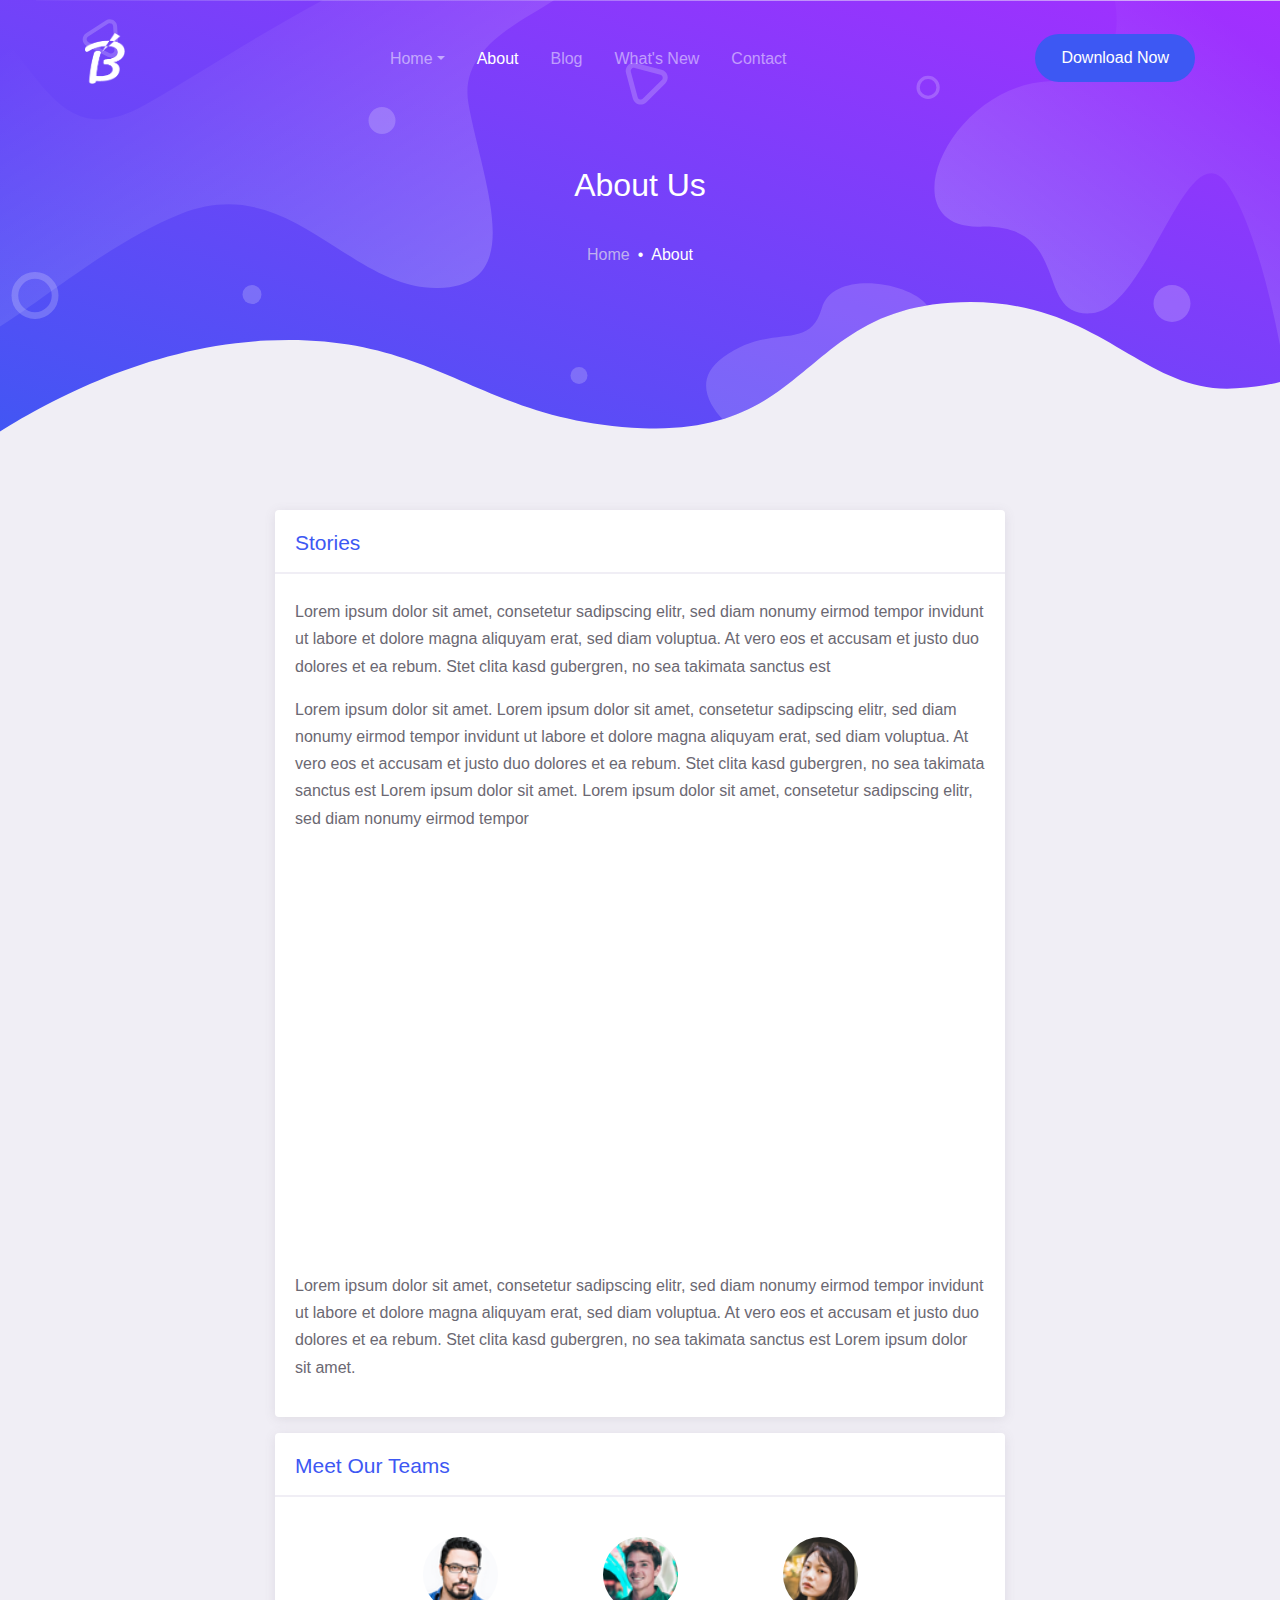
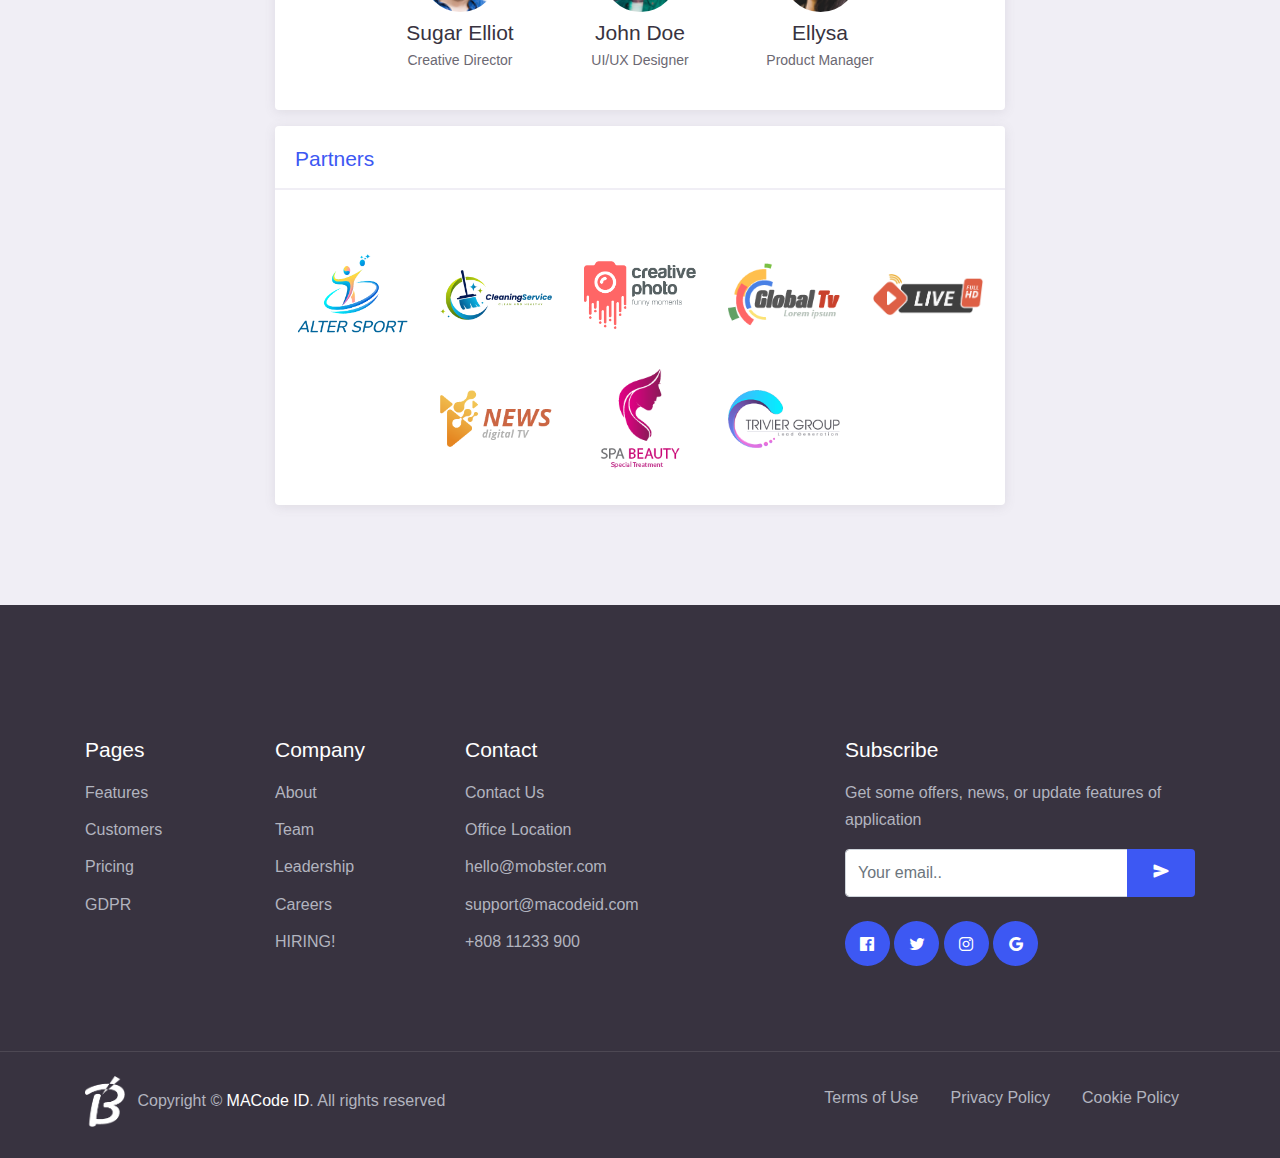
<file: html/about.html>
<!DOCTYPE html>
<html lang="en">
<head>
  <meta charset="UTF-8">
  <meta name="viewport" content="width=device-width, initial-scale=1.0">

  <meta http-equiv="X-UA-Compatible" content="ie=edge">

  <meta name="description" content="Mobile Application HTML5 Template">

  <meta name="copyright" content="MACode ID, https://www.macodeid.com/">

  <title>Mobster - One page app template</title>

  <link rel="shortcut icon" href="../assets/favicon.png" type="image/x-icon">

  <link rel="stylesheet" href="../assets/css/maicons.css">

  <link rel="stylesheet" href="../assets/vendor/animate/animate.css">

  <link rel="stylesheet" href="../assets/vendor/owl-carousel/css/owl.carousel.min.css">

  <link rel="stylesheet" href="../assets/css/bootstrap.css">

  <link rel="stylesheet" href="../assets/css/mobster.css">
</head>
<body>

<nav class="navbar navbar-expand-lg navbar-dark navbar-floating">
  <div class="container">
    <a class="navbar-brand" href="index.html">
      <img src="../assets/favicon-light.png" alt="" width="40">
    </a>
    <button class="navbar-toggler" type="button" data-toggle="collapse" data-target="#navbarToggler" aria-controls="navbarToggler" aria-expanded="false" aria-label="Toggle navigation">
      <span class="navbar-toggler-icon"></span>
    </button>
  
    <div class="collapse navbar-collapse" id="navbarToggler">
      <ul class="navbar-nav ml-auto mt-2 mt-lg-0">
        <li class="nav-item dropdown">
          <a class="nav-link dropdown-toggle" href="#" id="navbarDropdown" data-toggle="dropdown" aria-haspopup="true" aria-expanded="false">Home</a>
          <div class="dropdown-menu" aria-labelledby="navbarDropdown">
            <a class="dropdown-item" href="index.html">Homepage 1</a>
            <a class="dropdown-item" href="index-2.html">Homepage 2</a>
          </div>
        </li>
        <li class="nav-item active">
          <a class="nav-link" href="about.html">About</a>
        </li>
        <li class="nav-item">
          <a class="nav-link" href="blog.html">Blog</a>
        </li>
        <li class="nav-item">
          <a class="nav-link" href="updates.html">What's New</a>
        </li>
        <li class="nav-item">
          <a class="nav-link" href="contact.html">Contact</a>
        </li>
      </ul>
      <div class="ml-auto my-2 my-lg-0">
        <button class="btn btn-primary rounded-pill">Download Now</button>
      </div>
    </div>
  </div>
</nav>

<main class="bg-light">

<div class="page-hero-section bg-image hero-mini" style="background-image: url(../assets/img/hero_mini.svg);">
  <div class="hero-caption">
    <div class="container fg-white h-100">
      <div class="row justify-content-center align-items-center text-center h-100">
        <div class="col-lg-6">
          <h3 class="mb-4 fw-medium">About Us</h3>
          <nav aria-label="breadcrumb">
            <ol class="breadcrumb breadcrumb-dark justify-content-center bg-transparent">
              <li class="breadcrumb-item"><a href="index.html">Home</a></li>
              <li class="breadcrumb-item active" aria-current="page">About</li>
            </ol>
          </nav>
        </div>
      </div>
    </div>
  </div>
</div>

<div class="page-section pt-5">
  <div class="container">
    <div class="row justify-content-center">
      <div class="col-lg-8">
        <div class="card-page">
          <h5 class="fg-primary">Stories</h5>
          <hr>
          <p>Lorem ipsum dolor sit amet, consetetur sadipscing elitr, sed diam nonumy eirmod tempor invidunt ut labore et dolore magna aliquyam erat, sed diam voluptua. At vero eos et accusam et justo duo dolores et ea rebum. Stet clita kasd gubergren, no sea takimata sanctus est</p>
          <p>Lorem ipsum dolor sit amet. Lorem ipsum dolor sit amet, consetetur sadipscing elitr, sed diam nonumy eirmod tempor invidunt ut labore et dolore magna aliquyam erat, sed diam voluptua. At vero eos et accusam et justo duo dolores et ea rebum. Stet clita kasd gubergren, no sea takimata sanctus est Lorem ipsum dolor sit amet.
          Lorem ipsum dolor sit amet, consetetur sadipscing elitr, sed diam nonumy eirmod tempor</p>

          <!-- Video -->
          <div class="text-center py-5">
            <embed class="embed-video" src="https://www.youtube.com/embed/k1D0_wFlXgo?list=PLl-K7zZEsYLmnJ_FpMOZgyg6XcIGBu2OX">
          </div>

          <p>Lorem ipsum dolor sit amet, consetetur sadipscing elitr, sed diam nonumy eirmod tempor invidunt ut labore et dolore magna aliquyam erat, sed diam voluptua. At vero eos et accusam et justo duo dolores et ea rebum. Stet clita kasd gubergren, no sea takimata sanctus est Lorem ipsum dolor sit amet.</p>
        </div>
        <div class="card-page mt-3">
          <h5 class="fg-primary">Meet Our Teams</h5>
          <hr>

          <div class="row justify-content-center">
            <div class="col-lg-3 py-3">
              <div class="team-item">
                <div class="team-avatar">
                  <img src="../assets/img/person/person_1.png" alt="">
                </div>
                <h5 class="team-name">Sugar Elliot</h5>
                <span class="fg-gray fs-small">Creative Director</span>
              </div>
            </div>
            <div class="col-lg-3 py-3">
              <div class="team-item">
                <div class="team-avatar">
                  <img src="../assets/img/person/person_2.png" alt="">
                </div>
                <h5 class="team-name">John Doe</h5>
                <span class="fg-gray fs-small">UI/UX Designer</span>
              </div>
            </div>
            <div class="col-lg-3 py-3">
              <div class="team-item">
                <div class="team-avatar">
                  <img src="../assets/img/person/person_3.png" alt="">
                </div>
                <h5 class="team-name">Ellysa</h5>
                <span class="fg-gray fs-small">Product Manager</span>
              </div>
            </div>
          </div>
        </div>
        <div class="card-page mt-3">
          <h5 class="fg-primary">Partners</h5>
          <hr>

          <div class="row row-cols-1 row-cols-sm-2 row-cols-md-3 row-cols-lg-5 justify-content-center align-items-center mt-5">
            <div class="p-3">
              <div class="img-place client-img">
                <img src="../assets/img/clients/alter_sport.png" alt="">
              </div>
            </div>
            <div class="p-3">
              <div class="img-place client-img">
                <img src="../assets/img/clients/cleaning_service.png" alt="">
              </div>
            </div>
            <div class="p-3">
              <div class="img-place client-img">
                <img src="../assets/img/clients/creative_photo.png" alt="">
              </div>
            </div>
            <div class="p-3">
              <div class="img-place client-img">
                <img src="../assets/img/clients/global_tv.png" alt="">
              </div>
            </div>
            <div class="p-3">
              <div class="img-place client-img">
                <img src="../assets/img/clients/net_sport_tv.png" alt="">
              </div>
            </div>
            <div class="p-3">
              <div class="img-place client-img">
                <img src="../assets/img/clients/news_digital_tv.png" alt="">
              </div>
            </div>
            <div class="p-3">
              <div class="img-place client-img">
                <img src="../assets/img/clients/spa_beauty.png" alt="">
              </div>
            </div>
            <div class="p-3">
              <div class="img-place client-img">
                <img src="../assets/img/clients/trivier_group.png" alt="">
              </div>
            </div>
          </div>
        </div>
      </div>
    </div>
  </div>
</div>

</main> <!-- .bg-light -->


<div class="page-footer-section bg-dark fg-white">
  <div class="container">
    <div class="row mb-5 py-3">
      <div class="col-sm-6 col-lg-2 py-3">
        <h5 class="mb-3">Pages</h5>
        <ul class="menu-link">
          <li><a href="#" class="">Features</a></li>
          <li><a href="#" class="">Customers</a></li>
          <li><a href="#" class="">Pricing</a></li>
          <li><a href="#" class="">GDPR</a></li>
        </ul>
      </div>
      <div class="col-sm-6 col-lg-2 py-3">
        <h5 class="mb-3">Company</h5>
        <ul class="menu-link">
          <li><a href="#" class="">About</a></li>
          <li><a href="#" class="">Team</a></li>
          <li><a href="#" class="">Leadership</a></li>
          <li><a href="#" class="">Careers</a></li>
          <li><a href="#" class="">HIRING!</a></li>
        </ul>
      </div>
      <div class="col-md-6 col-lg-4 py-3">
        <h5 class="mb-3">Contact</h5>
        <ul class="menu-link">
          <li><a href="#" class="">Contact Us</a></li>
          <li><a href="#" class="">Office Location</a></li>
          <li><a href="#" class="">hello@mobster.com</a></li>
          <li><a href="#" class="">support@macodeid.com</a></li>
          <li><a href="#" class="">+808 11233 900</a></li>
        </ul>
      </div>
      <div class="col-md-6 col-lg-4 py-3">
        <h5 class="mb-3">Subscribe</h5>
        <p>Get some offers, news, or update features of application</p>
        <form method="POST">
          <div class="input-group">
            <input type="text" class="form-control" placeholder="Your email..">
            <div class="input-group-append">
              <button type="submit" class="btn btn-primary"><span class="mai-send"></span></button>
            </div>
          </div>
        </form>

        <!-- Social Media Button -->
        <div class="mt-4">
          <a href="#" class="btn btn-fab btn-primary fg-white"><span class="mai-logo-facebook"></span></a>
          <a href="#" class="btn btn-fab btn-primary fg-white"><span class="mai-logo-twitter"></span></a>
          <a href="#" class="btn btn-fab btn-primary fg-white"><span class="mai-logo-instagram"></span></a>
          <a href="#" class="btn btn-fab btn-primary fg-white"><span class="mai-logo-google"></span></a>
        </div>
      </div>
    </div>
  </div>

  <hr>

  <div class="container">
    <div class="row">
      <div class="col-12 col-md-6 py-2">
        <img src="../assets/favicon-light.png" alt="" width="40">
        <!-- Please don't remove or modify the credits below -->
        <p class="d-inline-block ml-2">Copyright &copy; <a href="https://www.macodeid.com/" class="fg-white fw-medium">MACode ID</a>. All rights reserved</p>
      </div>
      <div class="col-12 col-md-6 py-2">
        <ul class="nav justify-content-end">
          <li class="nav-item"><a href="#" class="nav-link">Terms of Use</a></li>
          <li class="nav-item"><a href="#" class="nav-link">Privacy Policy</a></li>
          <li class="nav-item"><a href="#" class="nav-link">Cookie Policy</a></li>
        </ul>
      </div>
    </div>
  </div>
</div>

<script src="../assets/js/jquery-3.5.1.min.js"></script>

<script src="../assets/js/bootstrap.bundle.min.js"></script>

<script src="../assets/vendor/owl-carousel/js/owl.carousel.min.js"></script>

<script src="../assets/vendor/wow/wow.min.js"></script>

<script src="../assets/js/mobster.js"></script>

</body>
</html>
</file>
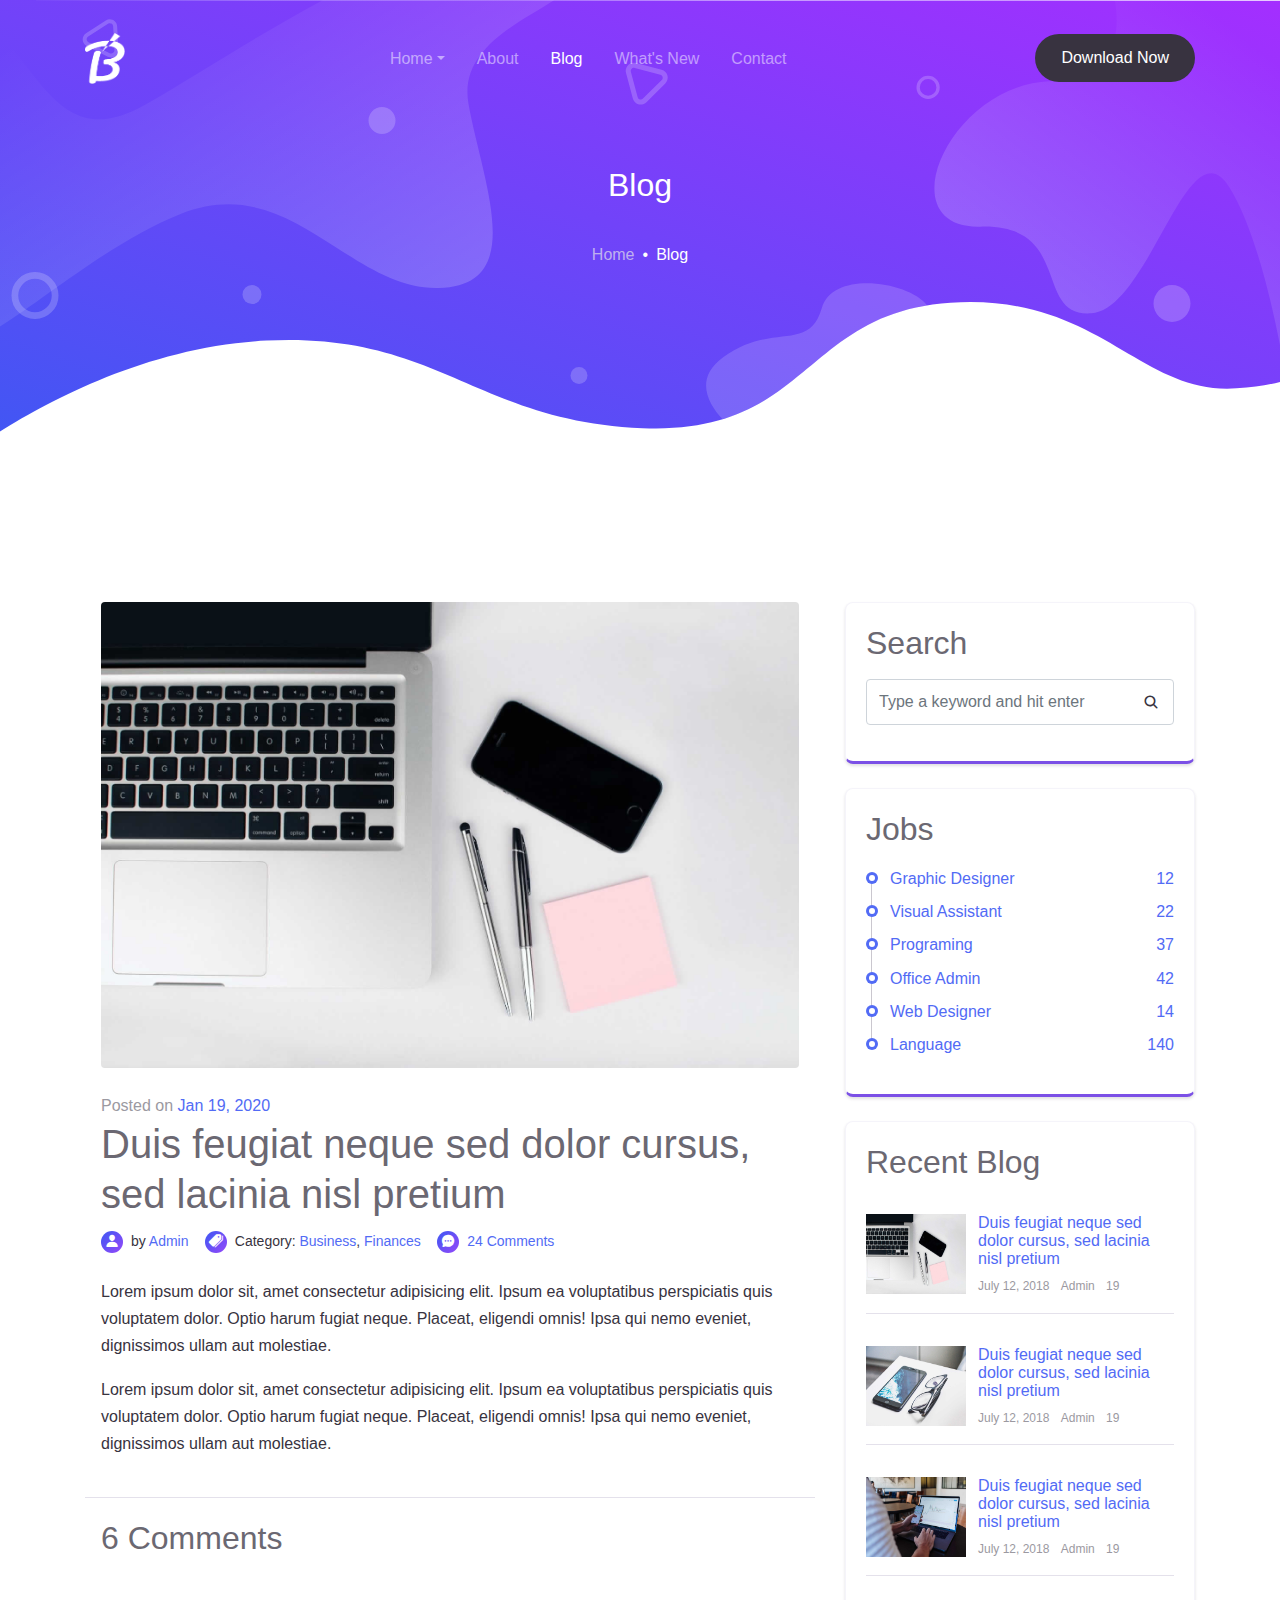
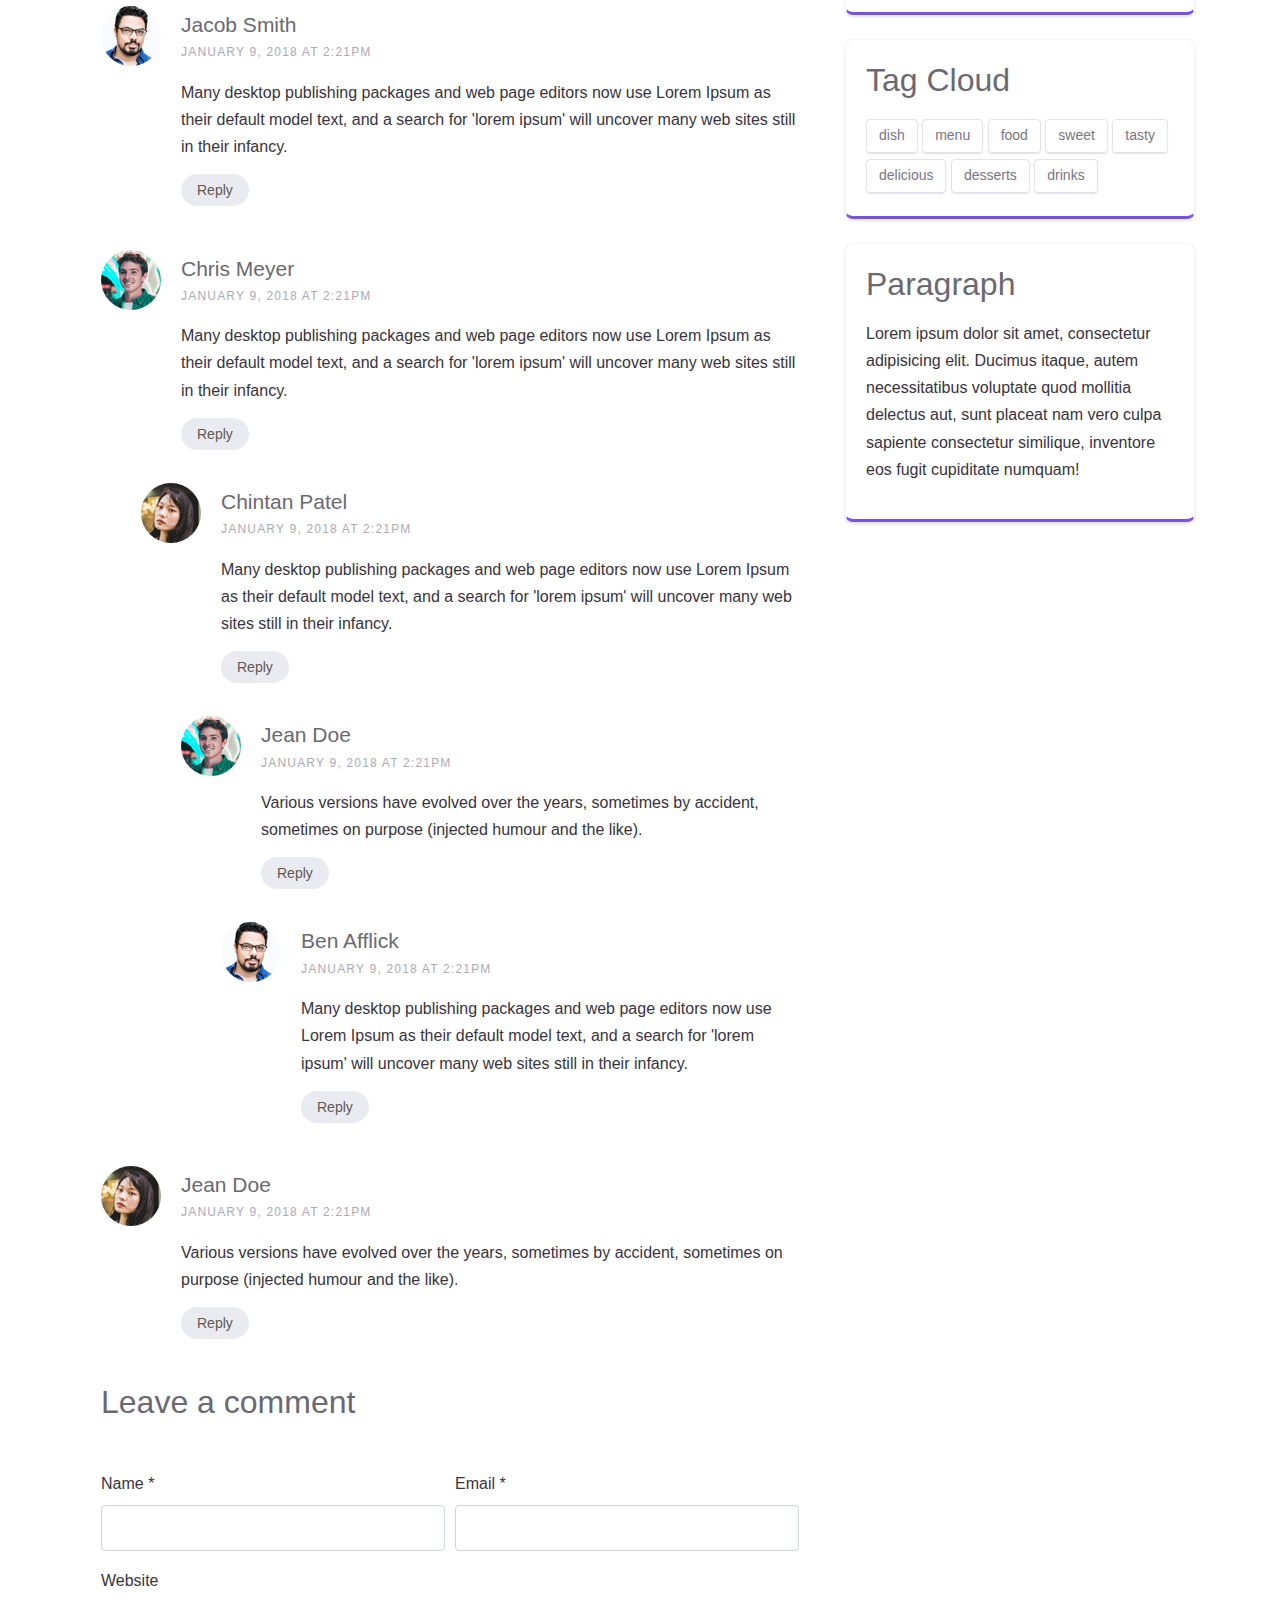
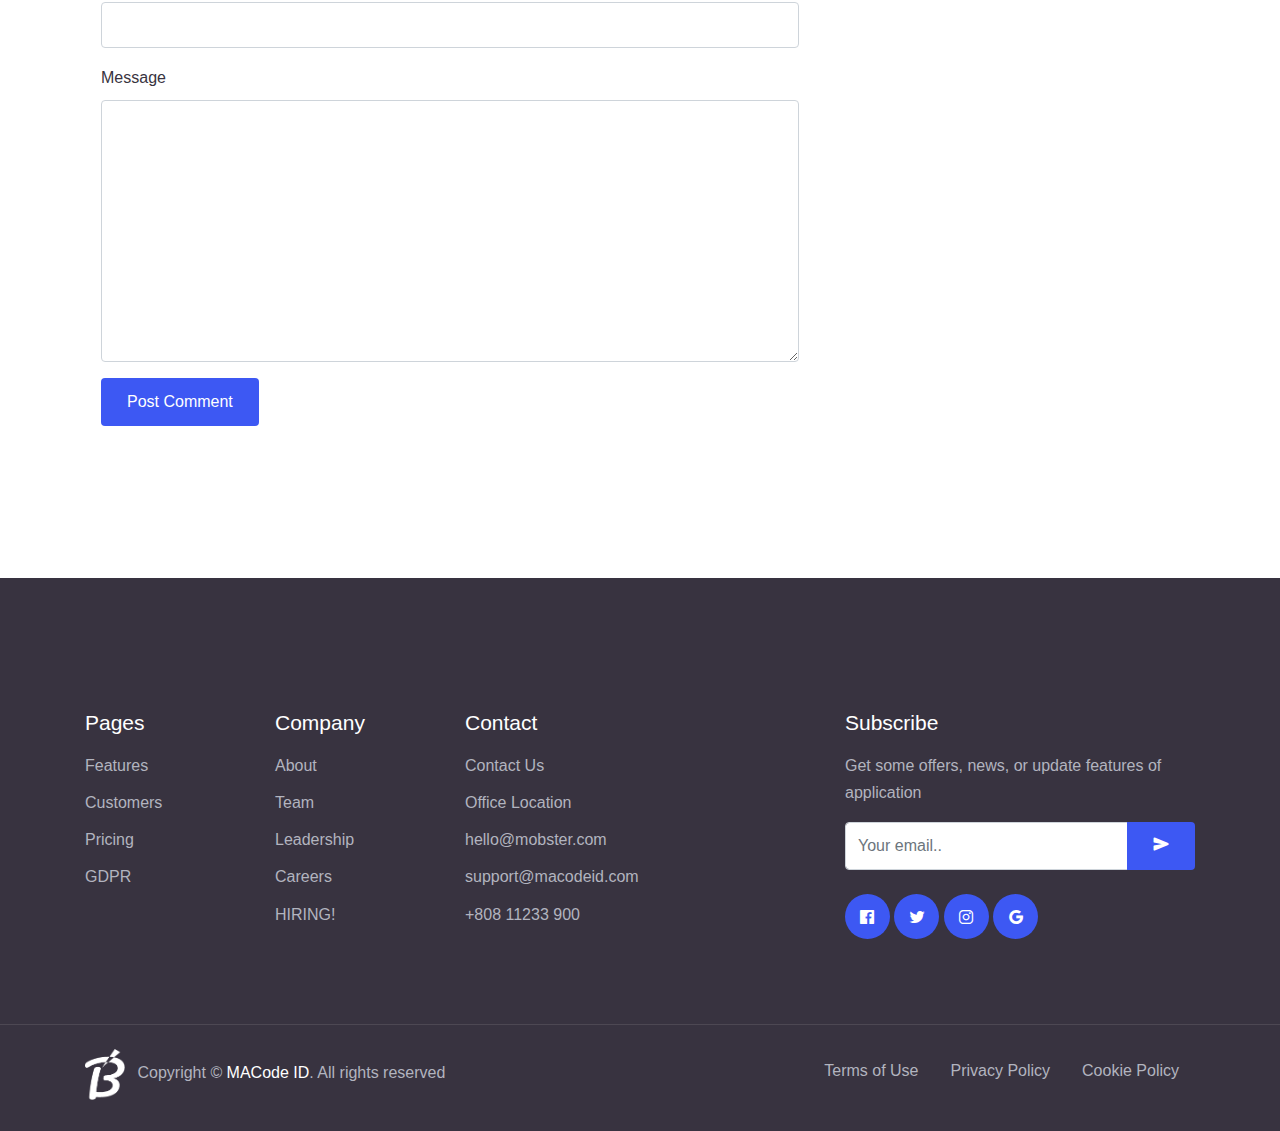
<file: html/blog-details.html>
<!DOCTYPE html>
<html lang="en">
<head>
  <meta charset="UTF-8">
  <meta name="viewport" content="width=device-width, initial-scale=1.0">

  <meta http-equiv="X-UA-Compatible" content="ie=edge">

  <meta name="description" content="Mobile Application HTML5 Template">

  <meta name="copyright" content="MACode ID, https://www.macodeid.com/">

  <title>Mobster - One page app template</title>

  <link rel="shortcut icon" href="../assets/favicon.png" type="image/x-icon">

  <link rel="stylesheet" href="../assets/css/maicons.css">

  <link rel="stylesheet" href="../assets/vendor/animate/animate.css">

  <link rel="stylesheet" href="../assets/vendor/owl-carousel/css/owl.carousel.min.css">

  <link rel="stylesheet" href="../assets/css/bootstrap.css">

  <link rel="stylesheet" href="../assets/css/mobster.css">
</head>
<body>

<nav class="navbar navbar-expand-lg navbar-dark navbar-floating">
  <div class="container">
    <a class="navbar-brand" href="index.html">
      <img src="../assets/favicon-light.png" alt="" width="40">
    </a>
    <button class="navbar-toggler" type="button" data-toggle="collapse" data-target="#navbarToggler" aria-controls="navbarToggler" aria-expanded="false" aria-label="Toggle navigation">
      <span class="navbar-toggler-icon"></span>
    </button>
  
    <div class="collapse navbar-collapse" id="navbarToggler">
      <ul class="navbar-nav ml-auto mt-2 mt-lg-0">
        <li class="nav-item dropdown">
          <a class="nav-link dropdown-toggle" href="#" id="navbarDropdown" data-toggle="dropdown" aria-haspopup="true" aria-expanded="false">Home</a>
          <div class="dropdown-menu" aria-labelledby="navbarDropdown">
            <a class="dropdown-item" href="index.html">Homepage 1</a>
            <a class="dropdown-item" href="index-2.html">Homepage 2</a>
          </div>
        </li>
        <li class="nav-item">
          <a class="nav-link" href="about.html">About</a>
        </li>
        <li class="nav-item active">
          <a class="nav-link" href="blog.html">Blog</a>
        </li>
        <li class="nav-item">
          <a class="nav-link" href="updates.html">What's New</a>
        </li>
        <li class="nav-item">
          <a class="nav-link" href="contact.html">Contact</a>
        </li>
      </ul>
      <div class="ml-auto my-2 my-lg-0">
        <button class="btn btn-dark rounded-pill">Download Now</button>
      </div>
    </div>
  </div>
</nav>

<main>

  <div class="page-hero-section bg-image hero-mini" style="background-image: url(../assets/img/hero_mini.svg);">
    <div class="hero-caption">
      <div class="container fg-white h-100">
        <div class="row justify-content-center align-items-center text-center h-100">
          <div class="col-lg-6">
            <h3 class="mb-4 fw-medium">Blog</h3>
            <nav aria-label="breadcrumb">
              <ol class="breadcrumb breadcrumb-dark justify-content-center bg-transparent">
                <li class="breadcrumb-item"><a href="index.html">Home</a></li>
                <li class="breadcrumb-item active" aria-current="page">Blog</li>
              </ol>
            </nav>
          </div>
        </div>
      </div>
    </div>
  </div>

  <div class="page-section">
    <div class="container">
      <div class="row">
        <div class="col-lg-8 py-3">
          <article class="blog-single-entry">
            <div class="post-thumbnail">
              <img src="../assets/img/blogs/blog_1.jpg" alt="">
            </div>
            <div class="post-date">
              Posted on <a href="#">Jan 19, 2020</a>
            </div>
            <h1 class="post-title">Duis feugiat neque sed dolor cursus, sed lacinia nisl pretium</h1>
            <div class="entry-meta mb-4">
              <div class="meta-item entry-author">
                <div class="icon">
                  <span class="mai-person"></span>  
                </div>
                by <a href="#">Admin</a>
              </div>
              <div class="meta-item">
                <div class="icon">
                  <span class="mai-pricetags"></span>
                </div>
                Category: 
                <a href="#">Business</a>, 
                <a href="#">Finances</a>
              </div>
              <div class="meta-item">
                <div class="icon">
                  <span class="mai-chatbubble-ellipses"></span>
                </div>
                <a href="#">24 Comments</a>
              </div>
            </div>
            <div class="entry-content">
              <p>Lorem ipsum dolor sit, amet consectetur adipisicing elit. Ipsum ea voluptatibus perspiciatis quis voluptatem dolor. Optio harum fugiat neque. Placeat, eligendi omnis! Ipsa qui nemo eveniet, dignissimos ullam aut molestiae.</p>
              <p>Lorem ipsum dolor sit, amet consectetur adipisicing elit. Ipsum ea voluptatibus perspiciatis quis voluptatem dolor. Optio harum fugiat neque. Placeat, eligendi omnis! Ipsa qui nemo eveniet, dignissimos ullam aut molestiae.</p>
            </div>
          </article>

          <!-- Comments -->
          <div class="comment-area">
            <h3 class="mb-5">6 Comments</h3>
            <!-- Comment List -->
            <ul class="comment-list">
              <li class="comment">
                <div class="vcard bio">
                <img src="../assets/img/person/person_1.png" alt="Image placeholder">
                </div>
                <div class="comment-body">
                <h3>Jacob Smith</h3>
                <div class="meta">January 9, 2018 at 2:21pm</div>
                <p>Many desktop publishing packages and web page editors now use Lorem Ipsum as their default model text, and a search for 'lorem ipsum' will uncover many web sites still in their infancy.</p>
                <p><a href="#" class="reply">Reply</a></p>
                </div>
              </li>
          
              <li class="comment">
                <div class="vcard bio">
                <img src="../assets/img/person/person_2.png" alt="Image placeholder">
                </div>
                <div class="comment-body">
                <h3>Chris Meyer</h3>
                <div class="meta">January 9, 2018 at 2:21pm</div>
                <p>Many desktop publishing packages and web page editors now use Lorem Ipsum as their default model text, and a search for 'lorem ipsum' will uncover many web sites still in their infancy.</p>
                <p><a href="#" class="reply">Reply</a></p>
                </div>
          
                <ul class="children">
                <li class="comment">
                  <div class="vcard bio">
                  <img src="../assets/img/person/person_3.png" alt="Image placeholder">
                  </div>
                  <div class="comment-body">
                  <h3>Chintan Patel</h3>
                  <div class="meta">January 9, 2018 at 2:21pm</div>
                  <p>Many desktop publishing packages and web page editors now use Lorem Ipsum as their default model text, and a search for 'lorem ipsum' will uncover many web sites still in their infancy.</p>
                  <p><a href="#" class="reply">Reply</a></p>
                  </div>
          
                  <ul class="children">
                  <li class="comment">
                    <div class="vcard bio">
                    <img src="../assets/img/person/person_2.png" alt="Image placeholder">
                    </div>
                    <div class="comment-body">
                    <h3>Jean Doe</h3>
                    <div class="meta">January 9, 2018 at 2:21pm</div>
                    <p>Various versions have evolved over the years, sometimes by accident, sometimes on purpose (injected humour and the like).</p>
                    <p><a href="#" class="reply">Reply</a></p>
                    </div>
          
                    <ul class="children">
                    <li class="comment">
                      <div class="vcard bio">
                      <img src="../assets/img/person/person_1.png" alt="Image placeholder">
                      </div>
                      <div class="comment-body">
                      <h3>Ben Afflick</h3>
                      <div class="meta">January 9, 2018 at 2:21pm</div>
                      <p>Many desktop publishing packages and web page editors now use Lorem Ipsum as their default model text, and a search for 'lorem ipsum' will uncover many web sites still in their infancy.</p>
                      <p><a href="#" class="reply">Reply</a></p>
                      </div>
                    </li>
                    </ul>
                  </li>
                  </ul>
                </li>
                </ul>
              </li>
          
              <li class="comment">
                <div class="vcard bio">
                <img src="../assets/img/person/person_3.png" alt="Image placeholder">
                </div>
                <div class="comment-body">
                <h3>Jean Doe</h3>
                <div class="meta">January 9, 2018 at 2:21pm</div>
                <p>Various versions have evolved over the years, sometimes by accident, sometimes on purpose (injected humour and the like).</p>
                <p><a href="#" class="reply">Reply</a></p>
                </div>
              </li>
            </ul> <!-- END .comment-list -->
        
            <div class="comment-form-wrap pt-5">
              <h3 class="mb-5">Leave a comment</h3>
              <form action="#" class="">
                <div class="form-row form-group">
                  <div class="col-md-6">
                    <label for="name">Name *</label>
                    <input type="text" class="form-control" id="name">
                  </div>
                  <div class="col-md-6">
                    <label for="email">Email *</label>
                    <input type="email" class="form-control" id="email">
                  </div>
                </div>
                <div class="form-group">
                  <label for="website">Website</label>
                  <input type="url" class="form-control" id="website">
                </div>
          
                <div class="form-group">
                  <label for="message">Message</label>
                  <textarea name="msg" id="message" cols="30" rows="10" class="form-control"></textarea>
                </div>
                <div class="form-group">
                  <input type="submit" value="Post Comment" class="btn btn-primary">
                </div>
              </form>
            </div>
          </div> <!-- end comment -->
        </div>

        <!-- Sidebar -->
        <div class="col-lg-4 py-3">
          <div class="widget-wrap">
            <form action="#" class="search-form">
              <h3 class="widget-title">Search</h3>
              <div class="form-group">
                <span class="icon mai-search"></span>
                <input type="text" class="form-control" placeholder="Type a keyword and hit enter">
              </div>
            </form>
          </div>

            <div class="widget-wrap">
              <h3 class="widget-title">Jobs</h3>
              <ul class="categories">
                <li><a href="#">Graphic Designer <span>12</span></a></li>
                <li><a href="#">Visual Assistant <span>22</span></a></li>
                <li><a href="#">Programing <span>37</span></a></li>
                <li><a href="#">Office Admin <span>42</span></a></li>
                <li><a href="#">Web Designer <span>14</span></a></li>
                <li><a href="#">Language <span>140</span></a></li>
              </ul>
            </div>

            <div class="widget-wrap">
              <h3 class="widget-title">Recent Blog</h3>
              <div class="blog-widget">
                <div class="blog-img">
                  <img src="../assets/img/blogs/blog_1.jpg" alt="">
                </div>
                <div class="entry-footer">
                  <div class="blog-title mb-2"><a href="#">Duis feugiat neque sed dolor cursus, sed lacinia nisl pretium</a></div>
                  <div class="meta">
                    <a href="#"><span class="icon-calendar"></span> July 12, 2018</a>
                    <a href="#"><span class="icon-person"></span> Admin</a>
                    <a href="#"><span class="icon-chat"></span> 19</a>
                  </div>
                </div>
              </div>
              <div class="blog-widget">
                <div class="blog-img">
                  <img src="../assets/img/blogs/blog_2.jpg" alt="">
                </div>
                <div class="entry-footer">
                  <div class="blog-title mb-2"><a href="#">Duis feugiat neque sed dolor cursus, sed lacinia nisl pretium</a></div>
                  <div class="meta">
                    <a href="#"><span class="icon-calendar"></span> July 12, 2018</a>
                    <a href="#"><span class="icon-person"></span> Admin</a>
                    <a href="#"><span class="icon-chat"></span> 19</a>
                  </div>
                </div>
              </div>
              <div class="blog-widget">
                <div class="blog-img">
                  <img src="../assets/img/blogs/blog_3.jpg" alt="">
                </div>
                <div class="entry-footer">
                  <div class="blog-title mb-2"><a href="#">Duis feugiat neque sed dolor cursus, sed lacinia nisl pretium</a></div>
                  <div class="meta">
                    <a href="#"><span class="icon-calendar"></span> July 12, 2018</a>
                    <a href="#"><span class="icon-person"></span> Admin</a>
                    <a href="#"><span class="icon-chat"></span> 19</a>
                  </div>
                </div>
              </div>
            </div>

          <div class="widget-wrap">
            <h3 class="widget-title">Tag Cloud</h3>
            <div class="tag-clouds">
              <a href="#" class="tag-cloud-link">dish</a>
              <a href="#" class="tag-cloud-link">menu</a>
              <a href="#" class="tag-cloud-link">food</a>
              <a href="#" class="tag-cloud-link">sweet</a>
              <a href="#" class="tag-cloud-link">tasty</a>
              <a href="#" class="tag-cloud-link">delicious</a>
              <a href="#" class="tag-cloud-link">desserts</a>
              <a href="#" class="tag-cloud-link">drinks</a>
            </div>
          </div>

          <div class="widget-wrap">
            <h3 class="widget-title">Paragraph</h3>
            <p>Lorem ipsum dolor sit amet, consectetur adipisicing elit. Ducimus itaque, autem necessitatibus voluptate quod mollitia delectus aut, sunt placeat nam vero culpa sapiente consectetur similique, inventore eos fugit cupiditate numquam!</p>
          </div>
        </div> <!-- end sidebar -->

      </div> <!-- .row -->
    </div>
  </div>

</main>

<footer class="page-footer-section bg-dark fg-white">
  <div class="container">
    <div class="row mb-5 py-3">
      <div class="col-sm-6 col-lg-2 py-3">
        <h5 class="mb-3">Pages</h5>
        <ul class="menu-link">
          <li><a href="#" class="">Features</a></li>
          <li><a href="#" class="">Customers</a></li>
          <li><a href="#" class="">Pricing</a></li>
          <li><a href="#" class="">GDPR</a></li>
        </ul>
      </div>
      <div class="col-sm-6 col-lg-2 py-3">
        <h5 class="mb-3">Company</h5>
        <ul class="menu-link">
          <li><a href="#" class="">About</a></li>
          <li><a href="#" class="">Team</a></li>
          <li><a href="#" class="">Leadership</a></li>
          <li><a href="#" class="">Careers</a></li>
          <li><a href="#" class="">HIRING!</a></li>
        </ul>
      </div>
      <div class="col-md-6 col-lg-4 py-3">
        <h5 class="mb-3">Contact</h5>
        <ul class="menu-link">
          <li><a href="#" class="">Contact Us</a></li>
          <li><a href="#" class="">Office Location</a></li>
          <li><a href="#" class="">hello@mobster.com</a></li>
          <li><a href="#" class="">support@macodeid.com</a></li>
          <li><a href="#" class="">+808 11233 900</a></li>
        </ul>
      </div>
      <div class="col-md-6 col-lg-4 py-3">
        <h5 class="mb-3">Subscribe</h5>
        <p>Get some offers, news, or update features of application</p>
        <form method="POST">
          <div class="input-group">
            <input type="text" class="form-control" placeholder="Your email..">
            <div class="input-group-append">
              <button type="submit" class="btn btn-primary"><span class="mai-send"></span></button>
            </div>
          </div>
        </form>

        <!-- Social Media Button -->
        <div class="mt-4">
          <a href="#" class="btn btn-fab btn-primary fg-white"><span class="mai-logo-facebook"></span></a>
          <a href="#" class="btn btn-fab btn-primary fg-white"><span class="mai-logo-twitter"></span></a>
          <a href="#" class="btn btn-fab btn-primary fg-white"><span class="mai-logo-instagram"></span></a>
          <a href="#" class="btn btn-fab btn-primary fg-white"><span class="mai-logo-google"></span></a>
        </div>
      </div>
    </div>
  </div>

  <hr>

  <div class="container">
    <div class="row">
      <div class="col-12 col-md-6 py-2">
        <img src="../assets/favicon-light.png" alt="" width="40">
        <!-- Please don't remove or modify the credits below -->
        <p class="d-inline-block ml-2">Copyright &copy; <a href="https://www.macodeid.com/" class="fg-white fw-medium">MACode ID</a>. All rights reserved</p>
      </div>
      <div class="col-12 col-md-6 py-2">
        <ul class="nav justify-content-end">
          <li class="nav-item"><a href="#" class="nav-link">Terms of Use</a></li>
          <li class="nav-item"><a href="#" class="nav-link">Privacy Policy</a></li>
          <li class="nav-item"><a href="#" class="nav-link">Cookie Policy</a></li>
        </ul>
      </div>
    </div>
  </div>
</footer> <!-- .page-footer -->

<script src="../assets/js/jquery-3.5.1.min.js"></script>

<script src="../assets/js/bootstrap.bundle.min.js"></script>

<script src="../assets/vendor/owl-carousel/js/owl.carousel.min.js"></script>

<script src="../assets/vendor/wow/wow.min.js"></script>

<script src="../assets/js/mobster.js"></script>

</body>
</html>
</file>
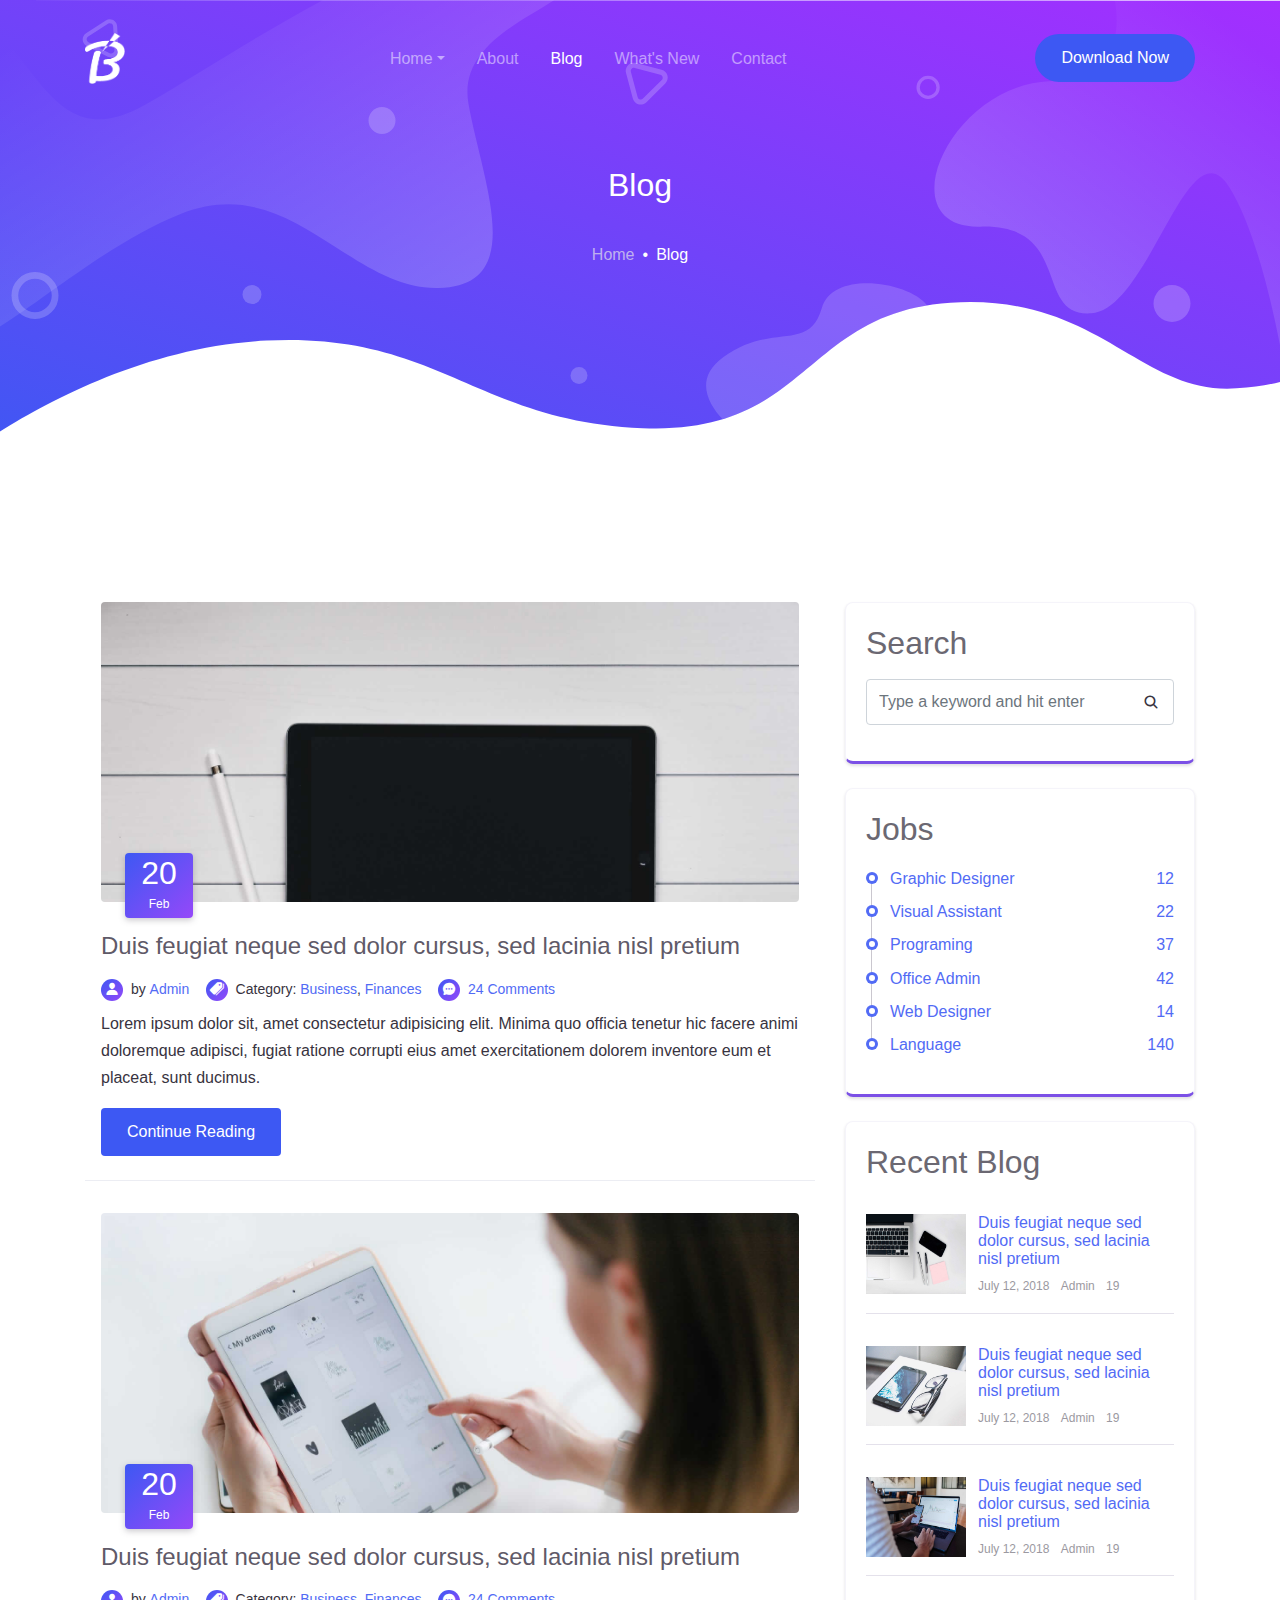
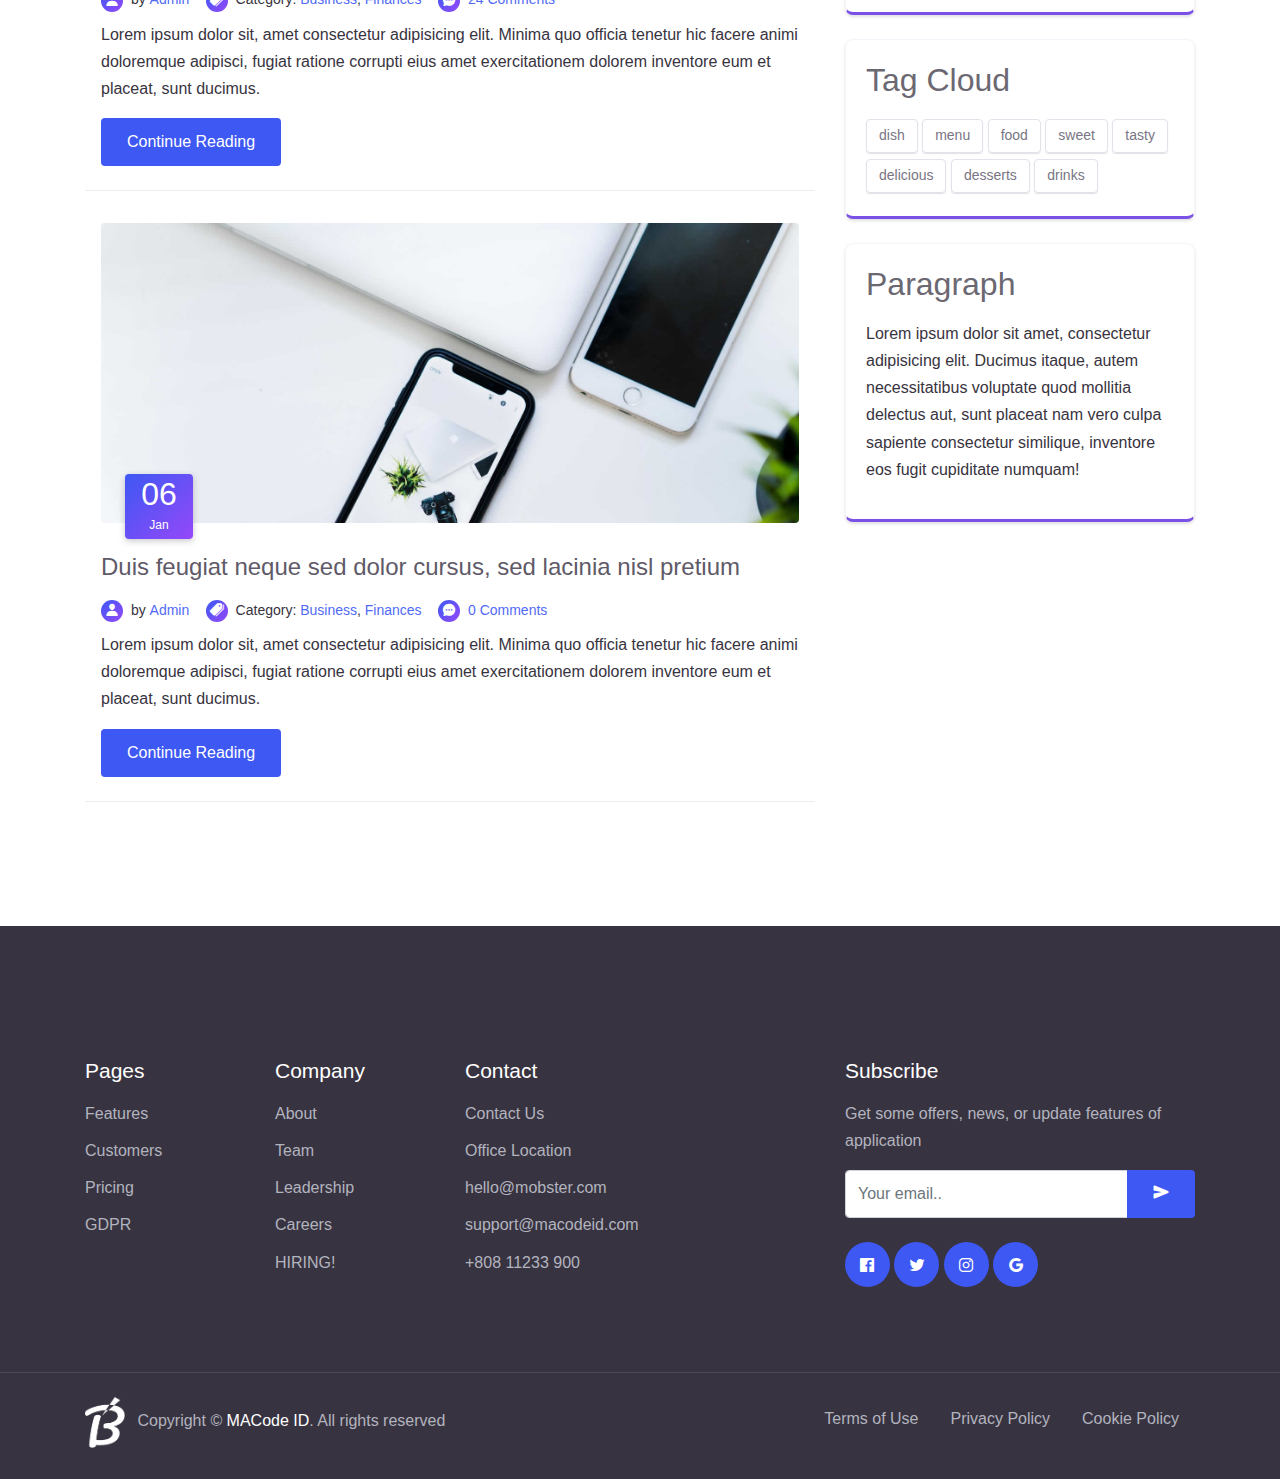
<file: html/blog.html>
<!DOCTYPE html>
<html lang="en">
<head>
  <meta charset="UTF-8">
  <meta name="viewport" content="width=device-width, initial-scale=1.0">

  <meta http-equiv="X-UA-Compatible" content="ie=edge">

  <meta name="description" content="Mobile Application HTML5 Template">

  <meta name="copyright" content="MACode ID, https://www.macodeid.com/">

  <title>Mobster - One page app template</title>

  <link rel="shortcut icon" href="../assets/favicon.png" type="image/x-icon">

  <link rel="stylesheet" href="../assets/css/maicons.css">

  <link rel="stylesheet" href="../assets/vendor/animate/animate.css">

  <link rel="stylesheet" href="../assets/vendor/owl-carousel/css/owl.carousel.min.css">

  <link rel="stylesheet" href="../assets/css/bootstrap.css">

  <link rel="stylesheet" href="../assets/css/mobster.css">
</head>
<body>

<nav class="navbar navbar-expand-lg navbar-dark navbar-floating">
  <div class="container">
    <a class="navbar-brand" href="index.html">
      <img src="../assets/favicon-light.png" alt="" width="40">
    </a>
    <button class="navbar-toggler" type="button" data-toggle="collapse" data-target="#navbarToggler" aria-controls="navbarToggler" aria-expanded="false" aria-label="Toggle navigation">
      <span class="navbar-toggler-icon"></span>
    </button>
  
    <div class="collapse navbar-collapse" id="navbarToggler">
      <ul class="navbar-nav ml-auto mt-2 mt-lg-0">
        <li class="nav-item dropdown">
          <a class="nav-link dropdown-toggle" href="#" id="navbarDropdown" data-toggle="dropdown" aria-haspopup="true" aria-expanded="false">Home</a>
          <div class="dropdown-menu" aria-labelledby="navbarDropdown">
            <a class="dropdown-item" href="index.html">Homepage 1</a>
            <a class="dropdown-item" href="index-2.html">Homepage 2</a>
          </div>
        </li>
        <li class="nav-item">
          <a class="nav-link" href="about.html">About</a>
        </li>
        <li class="nav-item active">
          <a class="nav-link" href="blog.html">Blog</a>
        </li>
        <li class="nav-item">
          <a class="nav-link" href="updates.html">What's New</a>
        </li>
        <li class="nav-item">
          <a class="nav-link" href="contact.html">Contact</a>
        </li>
      </ul>
      <div class="ml-auto my-2 my-lg-0">
        <button class="btn btn-primary rounded-pill">Download Now</button>
      </div>
    </div>
  </div>
</nav>

<main>
  <div class="page-hero-section bg-image hero-mini" style="background-image: url(../assets/img/hero_mini.svg);">
    <div class="hero-caption">
      <div class="container fg-white h-100">
        <div class="row justify-content-center align-items-center text-center h-100">
          <div class="col-lg-6">
            <h3 class="mb-4 fw-medium">Blog</h3>
            <nav aria-label="breadcrumb">
              <ol class="breadcrumb breadcrumb-dark justify-content-center bg-transparent">
                <li class="breadcrumb-item"><a href="index.html">Home</a></li>
                <li class="breadcrumb-item active" aria-current="page">Blog</li>
              </ol>
            </nav>
          </div>
        </div>
      </div>
    </div>
  </div>

  <div class="page-section">
    <div class="container">
      <div class="row">
        <div class="col-lg-8 py-3">
          <article class="blog-entry">
            <div class="entry-header">
              <div class="post-thumbnail">
                <img src="../assets/img/blogs/blog_4.jpg" alt="">
              </div>
              <div class="post-date">
                <h3>20</h3>
                <span>Feb</span>
              </div>
            </div>
            <div class="post-title"><a href="blog-details.html">Duis feugiat neque sed dolor cursus, sed lacinia nisl pretium</a></div>
            <div class="entry-meta mb-2">
              <div class="meta-item entry-author">
                <div class="icon">
                  <span class="mai-person"></span>  
                </div>
                by <a href="#">Admin</a>
              </div>
              <div class="meta-item">
                <div class="icon">
                  <span class="mai-pricetags"></span>
                </div>
                Category: 
                <a href="#">Business</a>, 
                <a href="#">Finances</a>
              </div>
              <div class="meta-item">
                <div class="icon">
                  <span class="mai-chatbubble-ellipses"></span>
                </div>
                <a href="#">24 Comments</a>
              </div>
            </div>
            <div class="entry-content">
              <p>Lorem ipsum dolor sit, amet consectetur adipisicing elit. Minima quo officia tenetur hic facere animi doloremque adipisci, fugiat ratione corrupti eius amet exercitationem dolorem inventore eum et placeat, sunt ducimus.</p>
            </div>
            <a href="#" class="btn btn-primary">Continue Reading</a>
          </article>

          <article class="blog-entry">
            <div class="entry-header">
              <div class="post-thumbnail">
                <img src="../assets/img/blogs/blog_5.jpg" alt="">
              </div>
              <div class="post-date">
                <h3>20</h3>
                <span>Feb</span>
              </div>
            </div>
            <div class="post-title"><a href="blog-details.html">Duis feugiat neque sed dolor cursus, sed lacinia nisl pretium</a></div>
            <div class="entry-meta mb-2">
              <div class="meta-item entry-author">
                <div class="icon">
                  <span class="mai-person"></span>  
                </div>
                by <a href="#">Admin</a>
              </div>
              <div class="meta-item">
                <div class="icon">
                  <span class="mai-pricetags"></span>
                </div>
                Category: 
                <a href="#">Business</a>, 
                <a href="#">Finances</a>
              </div>
              <div class="meta-item">
                <div class="icon">
                  <span class="mai-chatbubble-ellipses"></span>
                </div>
                <a href="#">24 Comments</a>
              </div>
            </div>
            <div class="entry-content">
              <p>Lorem ipsum dolor sit, amet consectetur adipisicing elit. Minima quo officia tenetur hic facere animi doloremque adipisci, fugiat ratione corrupti eius amet exercitationem dolorem inventore eum et placeat, sunt ducimus.</p>
            </div>
            <a href="#" class="btn btn-primary">Continue Reading</a>
          </article>

          <article class="blog-entry">
            <div class="entry-header">
              <div class="post-thumbnail">
                <img src="../assets/img/blogs/blog_6.jpg" alt="">
              </div>
              <div class="post-date">
                <h3>06</h3>
                <span>Jan</span>
              </div>
            </div>
            <div class="post-title"><a href="blog-details.html">Duis feugiat neque sed dolor cursus, sed lacinia nisl pretium</a></div>
            <div class="entry-meta mb-2">
              <div class="meta-item entry-author">
                <div class="icon">
                  <span class="mai-person"></span>  
                </div>
                by <a href="#">Admin</a>
              </div>
              <div class="meta-item">
                <div class="icon">
                  <span class="mai-pricetags"></span>
                </div>
                Category: 
                <a href="#">Business</a>, 
                <a href="#">Finances</a>
              </div>
              <div class="meta-item">
                <div class="icon">
                  <span class="mai-chatbubble-ellipses"></span>
                </div>
                <a href="#">0 Comments</a>
              </div>
            </div>
            <div class="entry-content">
              <p>Lorem ipsum dolor sit, amet consectetur adipisicing elit. Minima quo officia tenetur hic facere animi doloremque adipisci, fugiat ratione corrupti eius amet exercitationem dolorem inventore eum et placeat, sunt ducimus.</p>
            </div>
            <a href="#" class="btn btn-primary">Continue Reading</a>
          </article>
        </div>
        <!-- Sidebar -->
        <div class="col-lg-4 py-3">
          <div class="widget-wrap">
            <form action="#" class="search-form">
              <h3 class="widget-title">Search</h3>
              <div class="form-group">
                <span class="icon mai-search"></span>
                <input type="text" class="form-control" placeholder="Type a keyword and hit enter">
              </div>
            </form>
          </div>

            <div class="widget-wrap">
              <h3 class="widget-title">Jobs</h3>
              <ul class="categories">
                <li><a href="#">Graphic Designer <span>12</span></a></li>
                <li><a href="#">Visual Assistant <span>22</span></a></li>
                <li><a href="#">Programing <span>37</span></a></li>
                <li><a href="#">Office Admin <span>42</span></a></li>
                <li><a href="#">Web Designer <span>14</span></a></li>
                <li><a href="#">Language <span>140</span></a></li>
              </ul>
            </div>

            <div class="widget-wrap">
              <h3 class="widget-title">Recent Blog</h3>
              <div class="blog-widget">
                <div class="blog-img">
                  <img src="../assets/img/blogs/blog_1.jpg" alt="">
                </div>
                <div class="entry-footer">
                  <div class="blog-title mb-2"><a href="#">Duis feugiat neque sed dolor cursus, sed lacinia nisl pretium</a></div>
                  <div class="meta">
                    <a href="#"><span class="icon-calendar"></span> July 12, 2018</a>
                    <a href="#"><span class="icon-person"></span> Admin</a>
                    <a href="#"><span class="icon-chat"></span> 19</a>
                  </div>
                </div>
              </div>
              <div class="blog-widget">
                <div class="blog-img">
                  <img src="../assets/img/blogs/blog_2.jpg" alt="">
                </div>
                <div class="entry-footer">
                  <div class="blog-title mb-2"><a href="#">Duis feugiat neque sed dolor cursus, sed lacinia nisl pretium</a></div>
                  <div class="meta">
                    <a href="#"><span class="icon-calendar"></span> July 12, 2018</a>
                    <a href="#"><span class="icon-person"></span> Admin</a>
                    <a href="#"><span class="icon-chat"></span> 19</a>
                  </div>
                </div>
              </div>
              <div class="blog-widget">
                <div class="blog-img">
                  <img src="../assets/img/blogs/blog_3.jpg" alt="">
                </div>
                <div class="entry-footer">
                  <div class="blog-title mb-2"><a href="#">Duis feugiat neque sed dolor cursus, sed lacinia nisl pretium</a></div>
                  <div class="meta">
                    <a href="#"><span class="icon-calendar"></span> July 12, 2018</a>
                    <a href="#"><span class="icon-person"></span> Admin</a>
                    <a href="#"><span class="icon-chat"></span> 19</a>
                  </div>
                </div>
              </div>
            </div>

          <div class="widget-wrap">
            <h3 class="widget-title">Tag Cloud</h3>
            <div class="tag-clouds">
              <a href="#" class="tag-cloud-link">dish</a>
              <a href="#" class="tag-cloud-link">menu</a>
              <a href="#" class="tag-cloud-link">food</a>
              <a href="#" class="tag-cloud-link">sweet</a>
              <a href="#" class="tag-cloud-link">tasty</a>
              <a href="#" class="tag-cloud-link">delicious</a>
              <a href="#" class="tag-cloud-link">desserts</a>
              <a href="#" class="tag-cloud-link">drinks</a>
            </div>
          </div>

          <div class="widget-wrap">
            <h3 class="widget-title">Paragraph</h3>
            <p>Lorem ipsum dolor sit amet, consectetur adipisicing elit. Ducimus itaque, autem necessitatibus voluptate quod mollitia delectus aut, sunt placeat nam vero culpa sapiente consectetur similique, inventore eos fugit cupiditate numquam!</p>
          </div>
        </div> <!-- end sidebar -->
      </div>
    </div>
  </div>

</main>


<footer class="page-footer-section bg-dark fg-white">
  <div class="container">
    <div class="row mb-5 py-3">
      <div class="col-sm-6 col-lg-2 py-3">
        <h5 class="mb-3">Pages</h5>
        <ul class="menu-link">
          <li><a href="#" class="">Features</a></li>
          <li><a href="#" class="">Customers</a></li>
          <li><a href="#" class="">Pricing</a></li>
          <li><a href="#" class="">GDPR</a></li>
        </ul>
      </div>
      <div class="col-sm-6 col-lg-2 py-3">
        <h5 class="mb-3">Company</h5>
        <ul class="menu-link">
          <li><a href="#" class="">About</a></li>
          <li><a href="#" class="">Team</a></li>
          <li><a href="#" class="">Leadership</a></li>
          <li><a href="#" class="">Careers</a></li>
          <li><a href="#" class="">HIRING!</a></li>
        </ul>
      </div>
      <div class="col-md-6 col-lg-4 py-3">
        <h5 class="mb-3">Contact</h5>
        <ul class="menu-link">
          <li><a href="#" class="">Contact Us</a></li>
          <li><a href="#" class="">Office Location</a></li>
          <li><a href="#" class="">hello@mobster.com</a></li>
          <li><a href="#" class="">support@macodeid.com</a></li>
          <li><a href="#" class="">+808 11233 900</a></li>
        </ul>
      </div>
      <div class="col-md-6 col-lg-4 py-3">
        <h5 class="mb-3">Subscribe</h5>
        <p>Get some offers, news, or update features of application</p>
        <form method="POST">
          <div class="input-group">
            <input type="text" class="form-control" placeholder="Your email..">
            <div class="input-group-append">
              <button type="submit" class="btn btn-primary"><span class="mai-send"></span></button>
            </div>
          </div>
        </form>

        <!-- Social Media Button -->
        <div class="mt-4">
          <a href="#" class="btn btn-fab btn-primary fg-white"><span class="mai-logo-facebook"></span></a>
          <a href="#" class="btn btn-fab btn-primary fg-white"><span class="mai-logo-twitter"></span></a>
          <a href="#" class="btn btn-fab btn-primary fg-white"><span class="mai-logo-instagram"></span></a>
          <a href="#" class="btn btn-fab btn-primary fg-white"><span class="mai-logo-google"></span></a>
        </div>
      </div>
    </div>
  </div>

  <hr>

  <div class="container">
    <div class="row">
      <div class="col-12 col-md-6 py-2">
        <img src="../assets/favicon-light.png" alt="" width="40">
        <!-- Please don't remove or modify the credits below -->
        <p class="d-inline-block ml-2">Copyright &copy; <a href="https://www.macodeid.com/" class="fg-white fw-medium">MACode ID</a>. All rights reserved</p>
      </div>
      <div class="col-12 col-md-6 py-2">
        <ul class="nav justify-content-end">
          <li class="nav-item"><a href="#" class="nav-link">Terms of Use</a></li>
          <li class="nav-item"><a href="#" class="nav-link">Privacy Policy</a></li>
          <li class="nav-item"><a href="#" class="nav-link">Cookie Policy</a></li>
        </ul>
      </div>
    </div>
  </div>
</footer> <!-- .page-footer -->

<script src="../assets/js/jquery-3.5.1.min.js"></script>

<script src="../assets/js/bootstrap.bundle.min.js"></script>

<script src="../assets/vendor/owl-carousel/js/owl.carousel.min.js"></script>

<script src="../assets/vendor/wow/wow.min.js"></script>

<script src="../assets/js/mobster.js"></script>

</body>
</html>
</file>
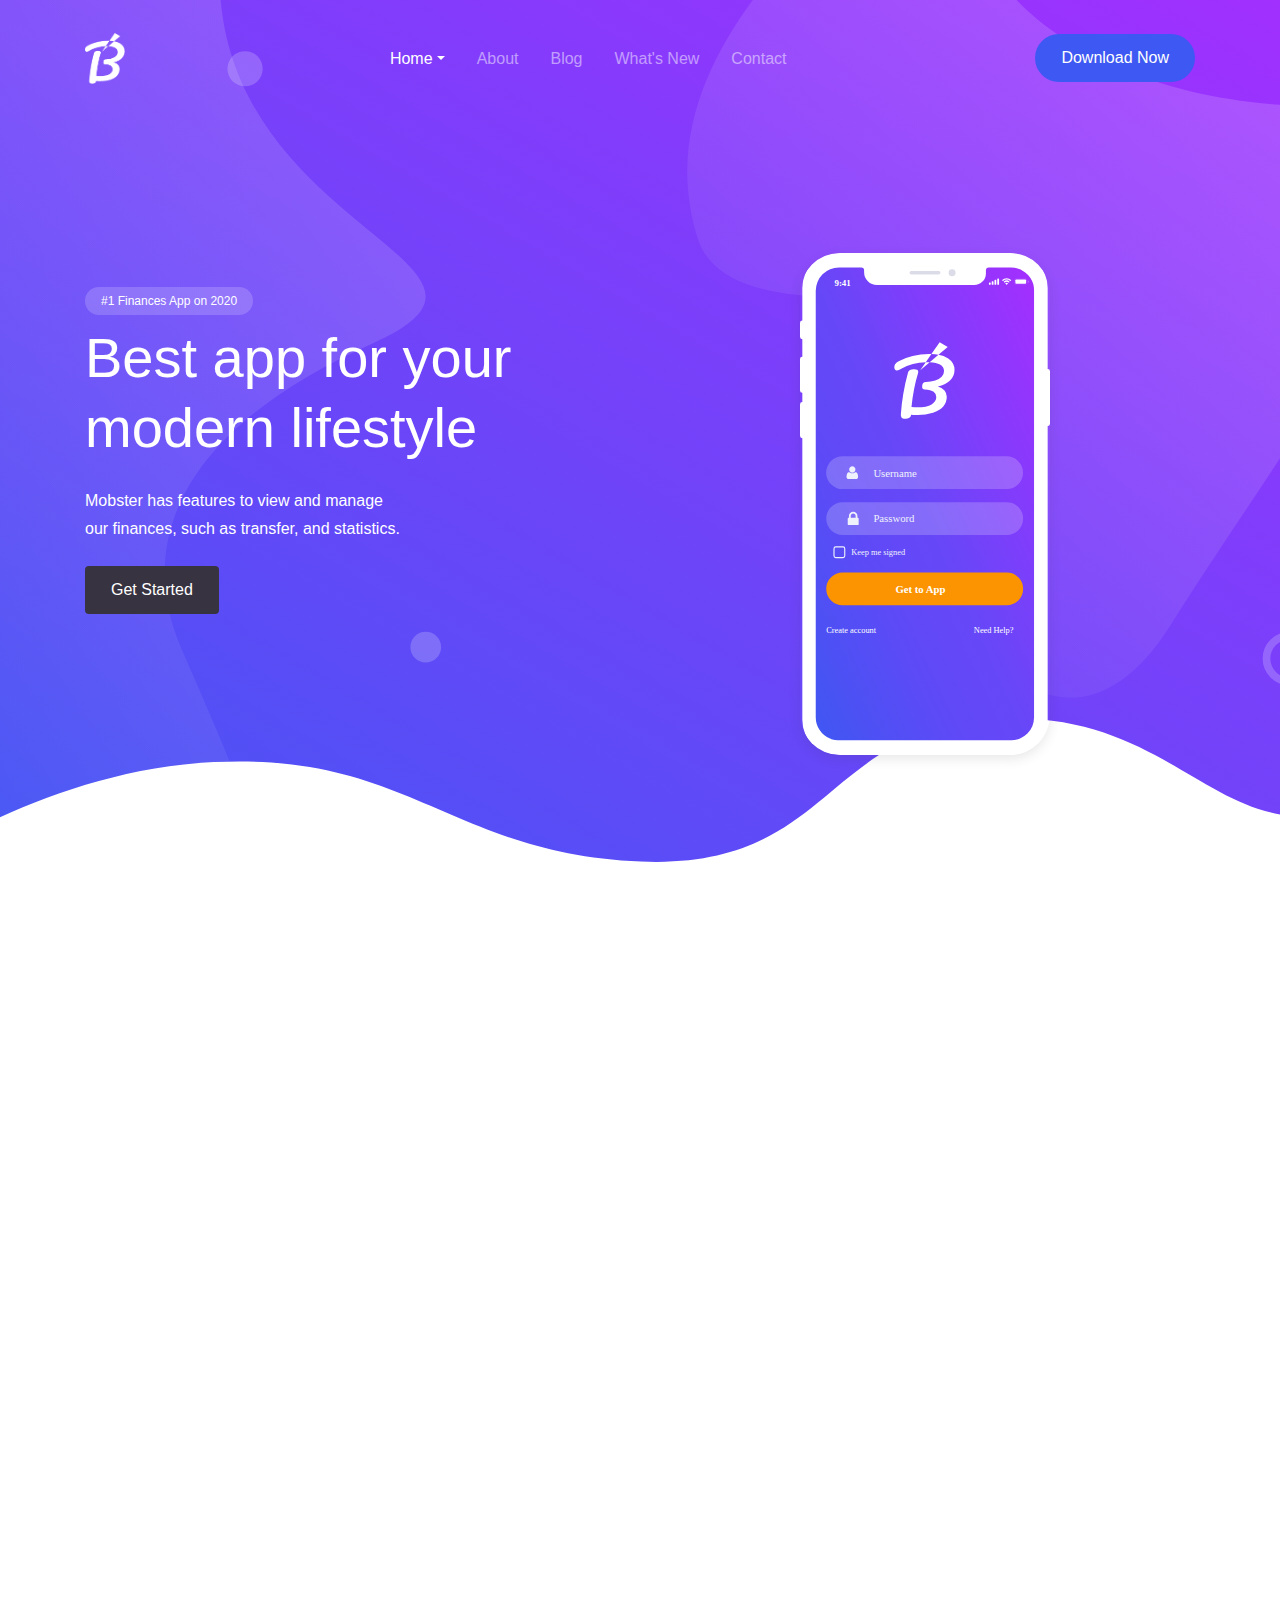
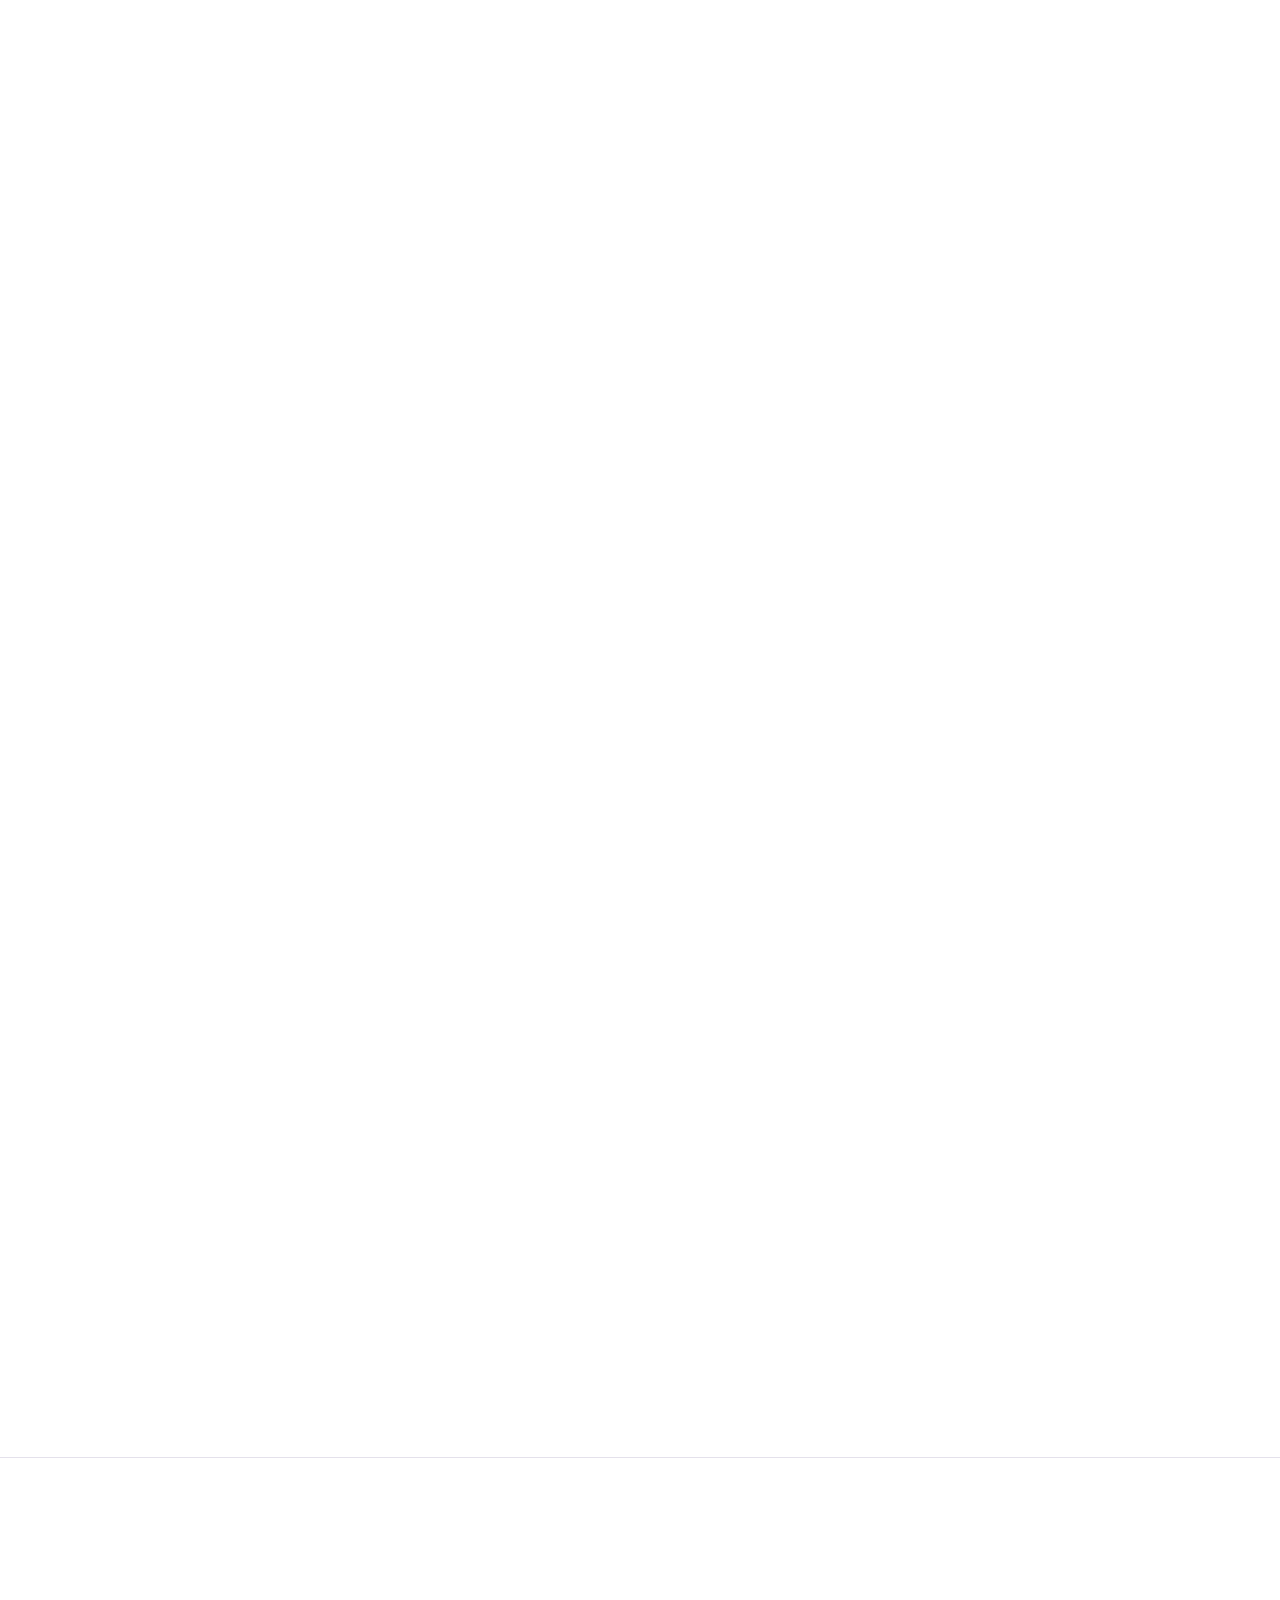
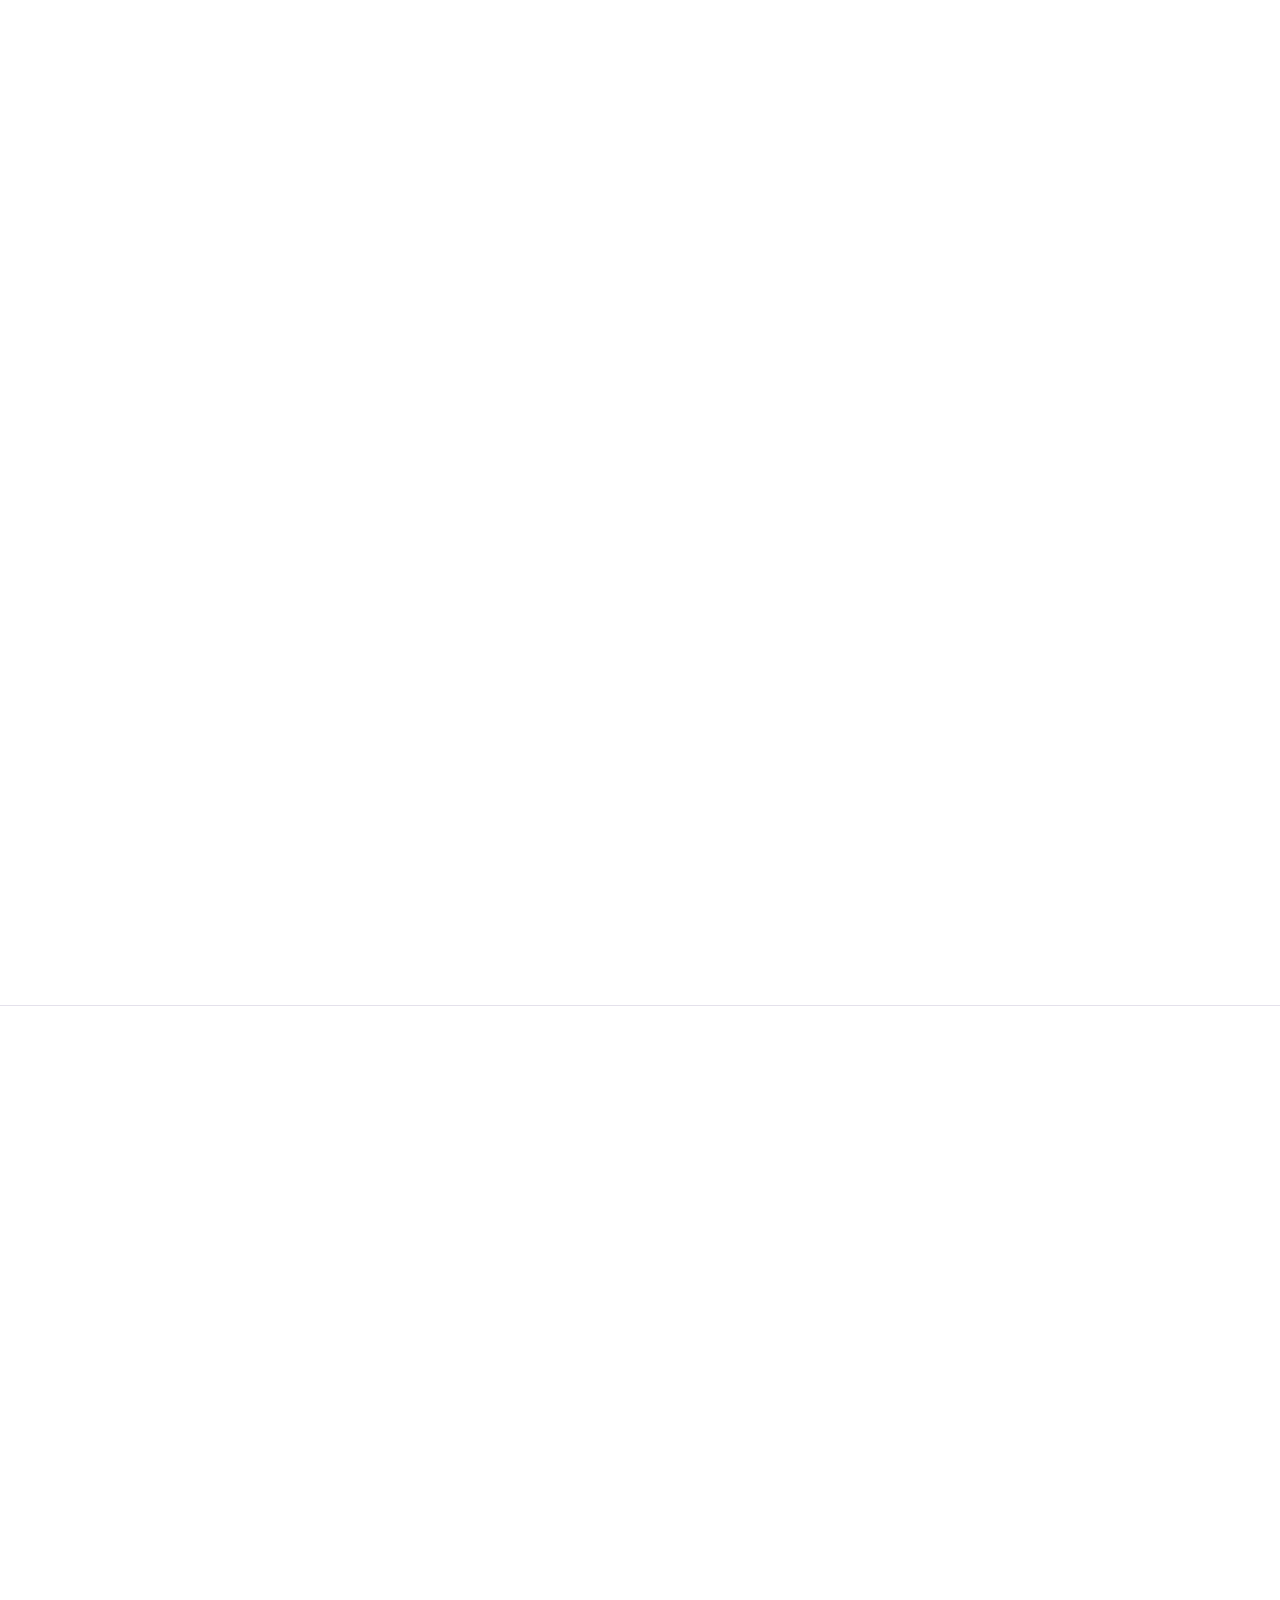
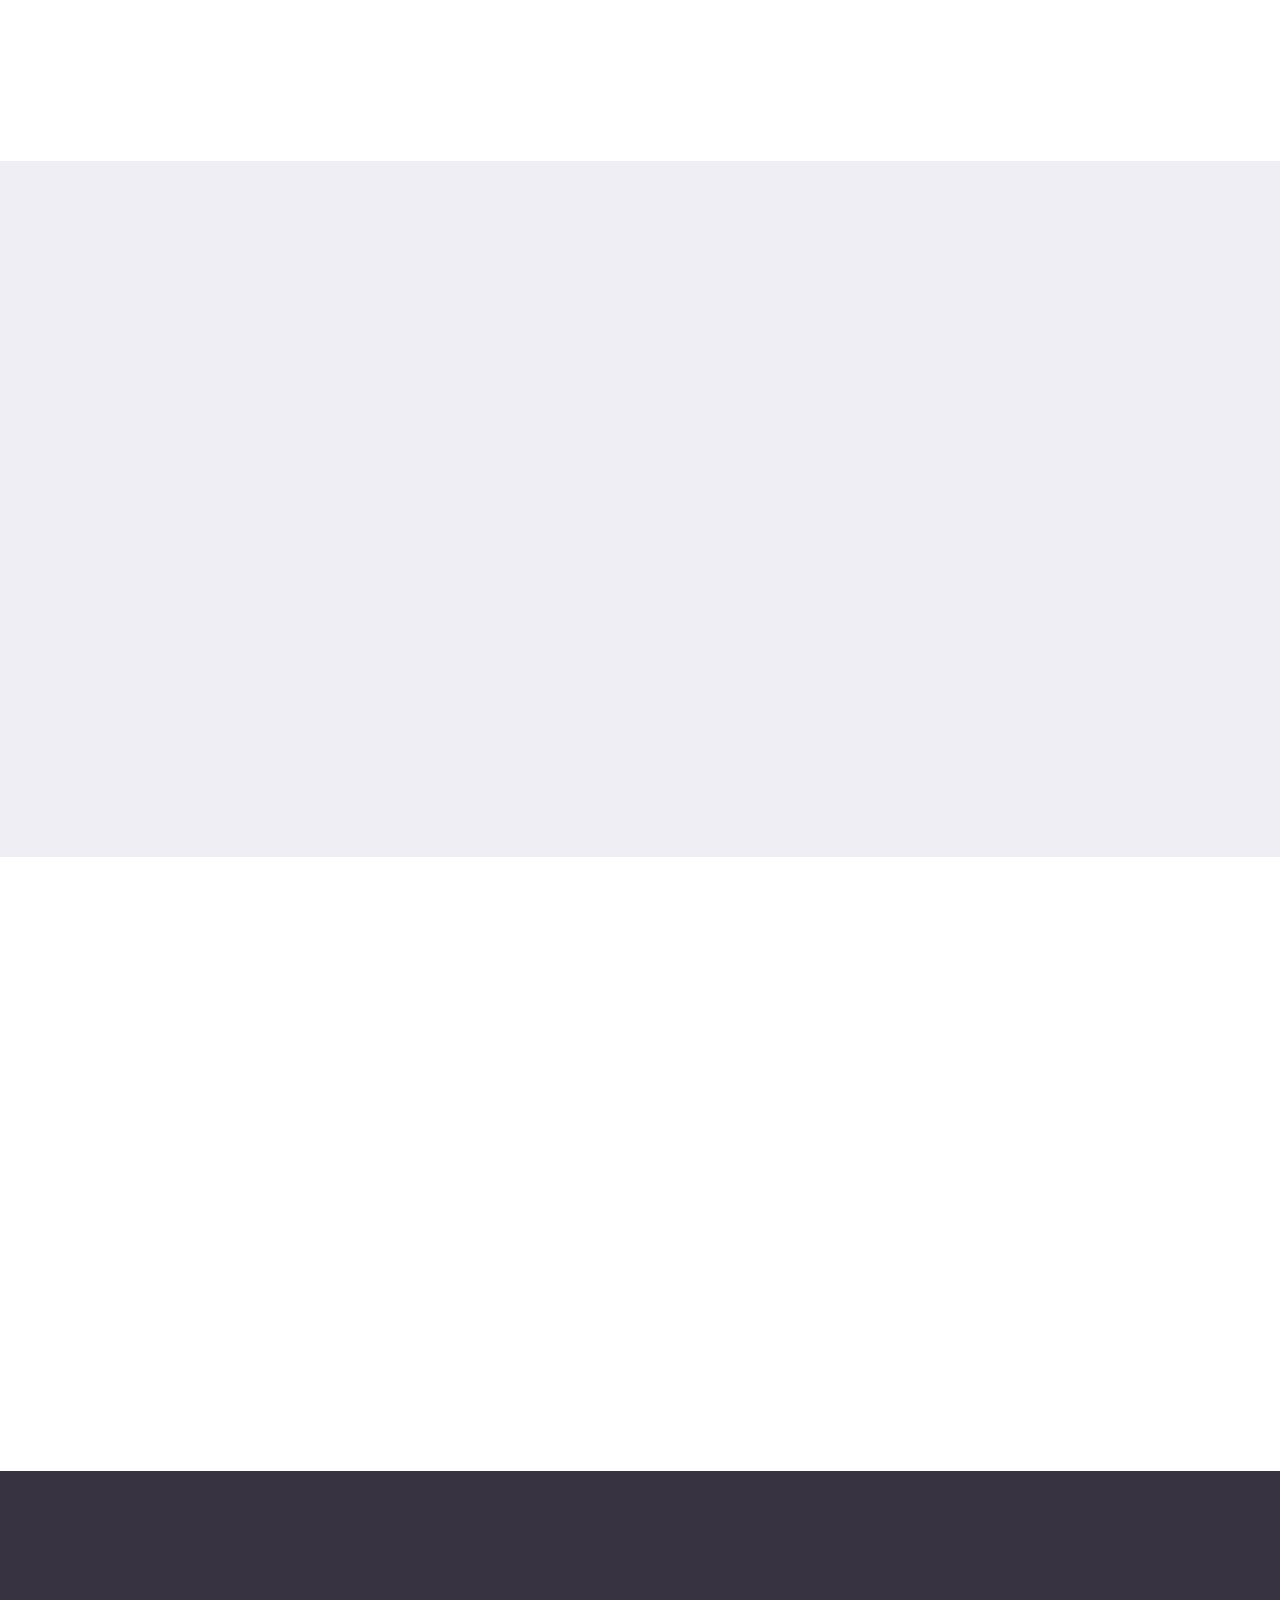
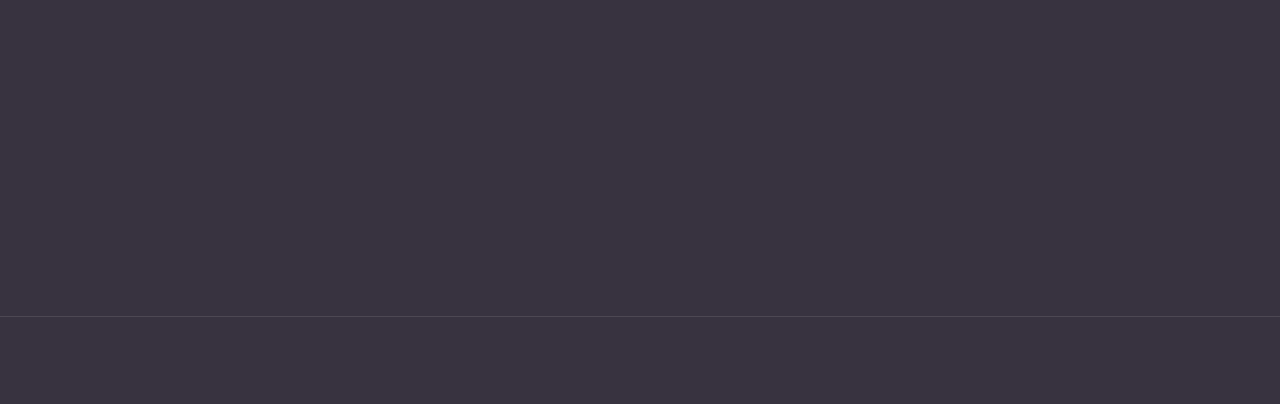
<file: html/index-2.html>
<!DOCTYPE html>
<html lang="en">
<head>
  <meta charset="UTF-8">
  <meta name="viewport" content="width=device-width, initial-scale=1.0">
  
  <meta http-equiv="X-UA-Compatible" content="ie=edge">
  
  <meta name="description" content="Mobile Application HTML5 Template">

  <meta name="copyright" content="MACode ID, https://www.macodeid.com/">

  <title>Mobster - One page app template</title>

  <link rel="shortcut icon" href="../assets/favicon.png" type="image/x-icon">

  <link rel="stylesheet" href="../assets/css/maicons.css">

  <link rel="stylesheet" href="../assets/vendor/animate/animate.css">

  <link rel="stylesheet" href="../assets/vendor/owl-carousel/css/owl.carousel.min.css">

  <link rel="stylesheet" href="../assets/css/bootstrap.css">

  <link rel="stylesheet" href="../assets/css/mobster.css">
</head>
<body>

<nav class="navbar navbar-expand-lg navbar-dark navbar-floating">
  <div class="container">
    <a class="navbar-brand" href="#">
      <img src="../assets/favicon-light.png" alt="" width="40">
    </a>
    <button class="navbar-toggler" type="button" data-toggle="collapse" data-target="#navbarToggler" aria-controls="navbarToggler" aria-expanded="false" aria-label="Toggle navigation">
      <span class="navbar-toggler-icon"></span>
    </button>
  
    <div class="collapse navbar-collapse" id="navbarToggler">
      <ul class="navbar-nav ml-auto mt-3 mt-lg-0">
        <li class="nav-item dropdown active">
          <a class="nav-link dropdown-toggle" href="#" id="navbarDropdown" data-toggle="dropdown" aria-haspopup="true" aria-expanded="false">Home</a>
          <div class="dropdown-menu" aria-labelledby="navbarDropdown">
            <a class="dropdown-item" href="index.html">Homepage 1</a>
            <a class="dropdown-item active" href="index-2.html">Homepage 2</a>
          </div>
        </li>
        <li class="nav-item">
          <a class="nav-link" href="about.html">About</a>
        </li>
        <li class="nav-item">
          <a class="nav-link" href="blog.html">Blog</a>
        </li>
        <li class="nav-item">
          <a class="nav-link" href="updates.html">What's New</a>
        </li>
        <li class="nav-item">
          <a class="nav-link" href="contact.html">Contact</a>
        </li>
      </ul>
      <div class="ml-auto my-2 my-lg-0">
        <button class="btn btn-primary rounded-pill">Download Now</button>
      </div>
    </div>
  </div>
</nav>

<div class="page-hero-section bg-image hero-home-2" style="background-image: url(../assets/img/bg_hero_2.svg);">
  <div class="hero-caption">
    <div class="container fg-white h-100">
      <div class="row align-items-center h-100">
        <div class="col-lg-6 wow fadeInUp">
          <div class="badge badge-soft mb-2">#1 Finances App on 2020</div>
          <h1 class="mb-4 fw-normal">Best app for your modern lifestyle</h1>
          <p class="mb-4">Mobster has features to view and manage <br>
          our finances, such as transfer, and statistics.</p>

          <a href="#" class="btn btn-dark">Get Started</a>

        </div>
        <div class="col-lg-6 d-none d-lg-block wow zoomIn">
          <div class="img-place mobile-preview shadow floating-animate">
            <img src="../assets/img/app_showcase.svg" alt="">
          </div>          
        </div>
      </div>
    </div>
  </div>
</div>

<div class="page-section no-scroll">
  <div class="container">
    <h2 class="text-center wow fadeIn">Our Main Features</h2>

    <div class="row justify-content-center mt-5">
      <div class="col-lg-10">
        <div class="row justify-content-center">
          <div class="col-md-6 col-lg-4 py-3 wow fadeInLeft">
            <div class="card card-body border-0 text-center shadow pt-5">
              <div class="svg-icon mx-auto mb-4">
                <img src="../assets/img/icons/payment.png" alt="">
              </div>
              <h5 class="fg-gray">Secure Payment</h5>
              <p class="fs-small">Lorem ipsum dolor sit amet consectetur adipisicing elit. Sint voluptates esse, sunt reprehenderit</p>
            </div>
          </div>
          <div class="col-md-6 col-lg-4 py-3 wow fadeInUp">
            <div class="card card-body border-0 text-center shadow pt-5">
              <div class="svg-icon mx-auto mb-4">
                <img src="../assets/img/icons/customizable.png" alt="">
              </div>
              <h5 class="fg-gray">Easily Customizable</h5>
              <p class="fs-small">Lorem ipsum dolor sit amet consectetur adipisicing elit. Sint voluptates esse, sunt reprehenderit</p>
            </div>
          </div>
          <div class="col-md-6 col-lg-4 py-3 wow fadeInRight">
            <div class="card card-body border-0 text-center shadow pt-5">
              <div class="svg-icon mx-auto mb-4">
                <img src="../assets/img/icons/concept.png" alt="">
              </div>
              <h5 class="fg-gray">Powerful Concept</h5>
              <p class="fs-small">Lorem ipsum dolor sit amet consectetur adipisicing elit. Sint voluptates esse, sunt reprehenderit</p>
            </div>
          </div>
        </div>
      </div>
    </div>
  </div>
</div>

<div class="page-section no-scroll">
  <div class="container">
    <div class="row align-items-center">
      <div class="col-lg-7 wow fadeIn">
        <div class="img-place">
          <img src="../assets/img/app_preview_4.png" alt="">
        </div>
      </div>
      <div class="col-lg-5 pl-lg-5 wow fadeInUp">
        <h2 class="mb-4">All kind of business tools integration</h2>
        <p class="mb-4">Lorem ipsum dolor sit amet consectetur adipisicing elit. Officia repellendus illo, possimus magni cumque, voluptatem et necessitatibus consequatur perspiciatis laborum temporibus sint dolorem porro, eaque quo sequi. Tempora, voluptates quibusdam?</p>
        <a href="#" class="btn btn-outline-primary rounded-pill">See Addons</a>
      </div>
    </div>
  </div>
</div>

<div class="page-section">
  <div class="container">
    <div class="row">
      <div class="col-lg-4 py-3">
        <div class="iconic-list">
          <div class="iconic-item wow fadeInUp">
            <div class="iconic-content">
              <h5>Powerful Features</h5>
              <p class="fs-small">Lorem ipsum dolor sit amet, consetetur sadipscing elitr, sed diam nonumy eirmod tempor invidunt ut labore et dolore</p>
            </div>
            <div class="iconic-md iconic-text bg-warning fg-white rounded-circle">
              <span class="mai-analytics"></span>
            </div>
          </div>
          <div class="iconic-item wow fadeInUp">
            <div class="iconic-content">
              <h5>Fully Secured</h5>
              <p class="fs-small">Lorem ipsum dolor sit amet, consetetur sadipscing elitr, sed diam nonumy eirmod tempor invidunt ut labore et dolore</p>
            </div>
            <div class="iconic-md iconic-text bg-info fg-white rounded-circle">
              <span class="mai-shield-checkmark"></span>
            </div>
          </div>
          <div class="iconic-item wow fadeInUp">
            <div class="iconic-content">
              <h5>Easy Monitoring</h5>
              <p class="fs-small">Lorem ipsum dolor sit amet, consetetur sadipscing elitr, sed diam nonumy eirmod tempor invidunt ut labore et dolore</p>
            </div>
            <div class="iconic-md iconic-text bg-indigo fg-white rounded-circle">
              <span class="mai-desktop-outline"></span>
            </div>
          </div>
        </div>
      </div>
      <div class="col-lg-4 py-3 wow zoomIn">
        <div class="img-place mobile-preview shadow">
          <img src="../assets/img/app_preview_2.png" alt="">
        </div>
      </div>
      <div class="col-lg-4 py-3">
        <div class="iconic-list">
          <div class="iconic-item wow fadeInUp">
            <div class="iconic-md iconic-text bg-warning fg-white rounded-circle">
              <span class="mai-speedometer-outline"></span>
            </div>
            <div class="iconic-content">
              <h5>Powerful Features</h5>
              <p class="fs-small">Lorem ipsum dolor sit amet, consetetur sadipscing elitr, sed diam nonumy eirmod tempor invidunt ut labore et dolore</p>
            </div>
          </div>
          <div class="iconic-item wow fadeInUp">
            <div class="iconic-md iconic-text bg-success fg-white rounded-circle">
              <span class="mai-aperture"></span>
            </div>
            <div class="iconic-content">
              <h5>Fully Secured</h5>
              <p class="fs-small">Lorem ipsum dolor sit amet, consetetur sadipscing elitr, sed diam nonumy eirmod tempor invidunt ut labore et dolore</p>
            </div>
          </div>
          <div class="iconic-item wow fadeInUp">
            <div class="iconic-md iconic-text bg-indigo fg-white rounded-circle">
              <span class="mai-stats-chart-outline"></span>
            </div>
            <div class="iconic-content">
              <h5>Easy Monitoring</h5>
              <p class="fs-small">Lorem ipsum dolor sit amet, consetetur sadipscing elitr, sed diam nonumy eirmod tempor invidunt ut labore et dolore</p>
            </div>
          </div>
        </div>
      </div>
    </div>
  </div>
</div>

<hr>

<!-- Pricing Table -->
<div class="page-section">
  <div class="container">
    <div class="row justify-content-center text-center wow fadeInUp">
      <div class="col-lg-6">
        <h2 class="mb-3">Get awesome features, without extra charges</h2>
        <p class="mb-5">Lorem ipsum dolor sit amet, consectetur adipisicing elit. Maiores non magnam, quis aliquid dolor magni</p>

        <div class="btn-group btn-group-toggle rounded-pill btn-switch" data-toggle="buttons">
          <label class="btn active">
            <input type="radio" name="options" id="option1" checked> Monthly
          </label>
          <label class="btn">
            <input type="radio" name="options" id="option2"> Annually
          </label>
        </div>
      </div>
    </div>
    <div class="pricing-table mt-5 wow fadeInUp">
      <div class="pricing-item active no-transform">
        <div class="pricing-header">
          <h5>Business Plan</h5>
          <h1 class="fw-normal">$49.00</h1>
        </div>
        <div class="pricing-body">
          <ul class="theme-list">
            <li class="list-item">Push Notification</li>
            <li class="list-item">Unlimited Bandwith</li>
            <li class="list-item">Realtime Database</li>
            <li class="list-item">Monthly Backup</li>
            <li class="list-item">24/7 Support</li>
          </ul>
        </div>
        <button class="btn btn-dark">Choose Plan</button>
      </div>
      <div class="pricing-item">
        <div class="pricing-header">
          <h5>Starter Plan</h5>
          <h1 class="fw-normal">$24.00</h1>
        </div>
        <div class="pricing-body">
          <ul class="theme-list">
            <li class="list-item">Push Notification</li>
            <li class="list-item">Unlimited Bandwith</li>
            <li class="list-item">Realtime Database</li>
            <li class="list-item">Monthly Backup</li>
            <li class="list-item">24/7 Support</li>
          </ul>
        </div>
        <button class="btn btn-dark">Choose Plan</button>
      </div>
    </div>
  </div>
</div>

<hr>

<!-- Testimonials -->
<div class="page-section">
  <div class="container">
    <div class="row justify-content-center text-center">
      <div class="col-lg-6 wow fadeIn">
        <h2>Meet client satisfaction by using product</h2>
      </div>
    </div>
  </div>
  <div class="container-fluid">
    <div class="owl-carousel stack-carousel mt-5 wow fadeInUp">
      <div class="item">
        <div class="ratings fs-small py-3">
          <span class="icon mai-star"></span>
          <span class="icon mai-star"></span>
          <span class="icon mai-star"></span>
          <span class="icon mai-star"></span>
          <span class="icon mai-star-half"></span>
        </div>
  
        <div class="caption">Lorem ipsum dolor, sit amet consectetur adipisicing elit. Rem distinctio esse eum laudantium necessitatibus autem perferendis quod ipsum eaque.</div>
  
        <div class="avatar mt-3">
          <div class="avatar-img">
            <img src="../assets/img/person/person_1.png" alt="">
          </div>
          <div class="avatar-caption">
            <p class="mb-0 fw-medium fg-primary">Galih Raugana</p>
            <div class="fs-vsmall fw-medium">UI Designer</div>
          </div>
        </div>
      </div>
      <div class="item">
        <div class="ratings fs-small py-3">
          <span class="icon mai-star"></span>
          <span class="icon mai-star"></span>
          <span class="icon mai-star"></span>
          <span class="icon mai-star"></span>
          <span class="icon mai-star-half"></span>
        </div>
  
        <div class="caption">Lorem ipsum dolor, sit amet consectetur adipisicing elit. Rem distinctio esse eum laudantium necessitatibus autem perferendis quod ipsum eaque.</div>
  
        <div class="avatar mt-3">
          <div class="avatar-img">
            <img src="../assets/img/person/person_2.png" alt="">
          </div>
          <div class="avatar-caption">
            <p class="mb-0 fw-medium fg-primary">Galih Raugana</p>
            <div class="fs-vsmall fw-medium">Graphic Designer</div>
          </div>
        </div>
      </div>
      <div class="item">
        <div class="ratings fs-small py-3">
          <span class="icon mai-star"></span>
          <span class="icon mai-star"></span>
          <span class="icon mai-star"></span>
          <span class="icon mai-star"></span>
          <span class="mai-star"></span>
        </div>
  
        <div class="caption">Lorem ipsum dolor, sit amet consectetur adipisicing elit. Rem distinctio esse eum laudantium necessitatibus autem perferendis quod ipsum eaque.</div>
  
        <div class="avatar mt-3">
          <div class="avatar-img">
            <img src="../assets/img/person/person_3.png" alt="">
          </div>
          <div class="avatar-caption">
            <p class="mb-0 fw-medium fg-primary">Galih Raugana</p>
            <div class="fs-vsmall fw-medium">Data Analyst</div>
          </div>
        </div>
      </div>
    </div>
  </div>
</div>

<!-- FAQ -->
<div class="page-section bg-light">
  <div class="container">
    <div class="row justify-content-center align-items-center">
      <div class="col-lg-5 py-3 wow fadeInUp">
        <h2 class="mb-4">Frequently <br> asked question</h2>
        <p>Lorem ipsum dolor sit amet, consectetur adipisicing elit. Dolore, minus id consectetur accusantium illum necessitatibus, non quia sit laboriosam aut libero. Maiores neque velit modi, mollitia nostrum alias quibusdam et.</p>

        <p class="fg-primary fw-medium">Need more helps?</p>
        <a href="#" class="btn btn-gradient btn-split-icon rounded-pill">
          <span class="icon mai-call-outline"></span> Contact Us
        </a>
      </div>
      <div class="col-lg-7 py-3 no-scroll-x">
        <div class="accordion accordion-gap" id="accordionFAQ">
          <div class="accordion-item wow fadeInRight">
            <div class="accordion-trigger" id="headingFour">
              <button class="btn collapsed" type="button" data-toggle="collapse" data-target="#collapse1" aria-expanded="false" aria-controls="collapse1">Payment types that won't work</button>
            </div>
            <div id="collapse1" class="collapse" aria-labelledby="headingFour" data-parent="#accordionFAQ">
              <div class="accordion-content">
                <p>You can't add these payment methods to Google Pay:</p>
                <ul>
                  <li>Wire transfers</li>
                  <li>Bank transfers</li>
                  <li>Western Union</li>
                  <li>Moneygram</li>
                  <li>Virtual credit cards (VCC)</li>
                  <li>Health savings account (HSA)</li>
                  <li>Any escrow type of payment</li>
                  <li>Prepaid cards if you use automatic payments</li>
                </ul>
              </div>
            </div>
          </div>
          <div class="accordion-item wow fadeInRight">
            <div class="accordion-trigger" id="headingFive">
              <button class="btn" type="button" data-toggle="collapse" data-target="#collapse2" aria-expanded="true" aria-controls="collapse2">Already seeing payment methods</button>
            </div>
            <div id="collapse2" class="collapse show" aria-labelledby="headingFive" data-parent="#accordionFAQ">
              <div class="accordion-content">
                <p>New to Google Pay and already seeing payment methods? If you paid for something through Google in the past, Google Pay saved your card.</p>
              </div>
            </div>
          </div>
          <div class="accordion-item wow fadeInRight">
            <div class="accordion-trigger" id="headingSix">
              <button class="btn collapsed" type="button" data-toggle="collapse" data-target="#collapse3" aria-expanded="false" aria-controls="collapse3">Your transaction cannot be completed</button>
            </div>
            <div id="collapse3" class="collapse" aria-labelledby="headingSix" data-parent="#accordionFAQ">
              <div class="accordion-content">
                <p>If you see this error message, wait 24 hours and try to add your card again.</p>
              </div>
            </div>
          </div>
          <div class="accordion-item wow fadeInRight">
            <div class="accordion-trigger" id="headingSeven">
              <button class="btn collapsed" type="button" data-toggle="collapse" data-target="#collapse4" aria-expanded="false" aria-controls="collapse4">Credit & Debit cards</button>
            </div>
            <div id="collapse4" class="collapse" aria-labelledby="headingSeven" data-parent="#accordionFAQ">
              <div class="accordion-content">
                <ul>
                  <li>American Express</li>
                  <li>MasterCard</li>
                  <li>Visa</li>
                  <li>Discover (U.S. only)</li>
                  <li>JCB (Japan and U.S. only)</li>
                  <li>Visa Electron (outside U.S. only)</li>
                  <li>Elo credit cards (Brazil only; Elo debit cards aren’t accepted)</li>
                </ul>
                <p>The types of cards accepted by Google services vary by location and product.</p>
              </div>
            </div>
          </div>

          <div class="accordion-item wow fadeInRight">
            <div class="accordion-trigger" id="headingEight">
              <button class="btn collapsed" type="button" data-toggle="collapse" data-target="#collapse5" aria-expanded="false" aria-controls="collapse5">Send money to friends or family</button>
            </div>
            <div id="collapse5" class="collapse" aria-labelledby="headingEight" data-parent="#accordionFAQ">
              <div class="accordion-content">
                <p>This feature is only available in the US. For the US territories, this is supported only if the debit card was issued under a US-licensed bank. If you'd like to know in advance whether your payment to or from a US territory will go through, please check with your card issuing bank.</p>

                <p>You can use Google Pay to send money to friends and family or to someone using their email address or phone number. Google Pay charges no fees.</p>
                  
                <p>If you have a problem sending money, here is a list of likely reasons.</p>
              </div>
            </div>
          </div>

          <div class="accordion-item wow fadeInRight">
            <div class="accordion-trigger" id="headingNine">
              <button class="btn collapsed" type="button" data-toggle="collapse" data-target="#collapse6" aria-expanded="false" aria-controls="collapse6">How long it usually takes to send or receive money</button>
            </div>
            <div id="collapse6" class="collapse" aria-labelledby="headingNine" data-parent="#accordionFAQ">
              <div class="accordion-content">
                <p>For the best Google Pay experience, we recommend using a debit card whenever you send or receive money from friends and family. With a debit card, sending and receiving money is usually the fastest option.</p>
              </div>
            </div>
          </div>

        </div>
      </div>
    </div>
  </div>
</div>

<!-- Clients -->
<div class="page-section">
  <div class="container">
    <div class="text-center wow fadeIn">
      <h2 class="mb-4">Our partners</h2>
      <p>Become a <a href="#">partners?</a></p>
    </div>
    <div class="row row-cols-1 row-cols-sm-2 row-cols-md-3 row-cols-lg-5 justify-content-center align-items-center mt-5">
      <div class="p-3 wow zoomIn">
        <div class="img-place client-img">
          <img src="../assets/img/clients/alter_sport.png" alt="">
        </div>
      </div>
      <div class="p-3 wow zoomIn">
        <div class="img-place client-img">
          <img src="../assets/img/clients/cleaning_service.png" alt="">
        </div>
      </div>
      <div class="p-3 wow zoomIn">
        <div class="img-place client-img">
          <img src="../assets/img/clients/creative_photo.png" alt="">
        </div>
      </div>
      <div class="p-3 wow zoomIn">
        <div class="img-place client-img">
          <img src="../assets/img/clients/global_tv.png" alt="">
        </div>
      </div>
      <div class="p-3 wow zoomIn">
        <div class="img-place client-img">
          <img src="../assets/img/clients/net_sport_tv.png" alt="">
        </div>
      </div>
      <div class="p-3 wow zoomIn">
        <div class="img-place client-img">
          <img src="../assets/img/clients/news_digital_tv.png" alt="">
        </div>
      </div>
      <div class="p-3 wow zoomIn">
        <div class="img-place client-img">
          <img src="../assets/img/clients/spa_beauty.png" alt="">
        </div>
      </div>
      <div class="p-3 wow zoomIn">
        <div class="img-place client-img">
          <img src="../assets/img/clients/trivier_group.png" alt="">
        </div>
      </div>
    </div>
  </div>
</div>

<div class="page-footer-section bg-dark fg-white">
  <div class="container mb-5">
    <div class="row justify-content-center text-center wow fadeInUp">
      <div class="col-lg-8">
        <div class="text-center mb-3">
          <img src="../assets/favicon-light.png" alt="" height="80">
        </div>
        <h3 class="mb-3"><span class="fg-primary">Mob</span>ster</h3>
        <p class="caption">Lorem ipsum dolor sit amet consectetur adipisicing elit. <br> Expedita voluptates earum minima reiciendis consectetur veniam aut dignissimos</p>

        <ul class="nav justify-content-center py-3">
          <li class="nav-item"><a href="index.html" class="nav-link fg-white px-4">Home</a></li>
          <li class="nav-item"><a href="" class="nav-link fg-white px-4">Key Features</a></li>
          <li class="nav-item"><a href="" class="nav-link fg-white px-4">Pricing</a></li>
          <li class="nav-item"><a href="" class="nav-link fg-white px-4">Testimonials</a></li>
          <li class="nav-item"><a href="" class="nav-link fg-white px-4">FAQ</a></li>
        </ul>
      </div>
    </div>
  </div>
  
  <hr>
  <!-- Please don't remove or modify the credits below -->
  <p class="text-center mt-4 wow fadeIn">Copyright &copy; 2020 <a href="https://www.macodeid.com/" class="fg-white fw-medium">MACode ID</a>. All right reserved</p>
</div>

<script src="../assets/js/jquery-3.5.1.min.js"></script>

<script src="../assets/js/bootstrap.bundle.min.js"></script>

<script src="../assets/vendor/owl-carousel/js/owl.carousel.min.js"></script>

<script src="../assets/vendor/wow/wow.min.js"></script>

<script src="../assets/js/mobster.js"></script>

</body>
</html>
</file>
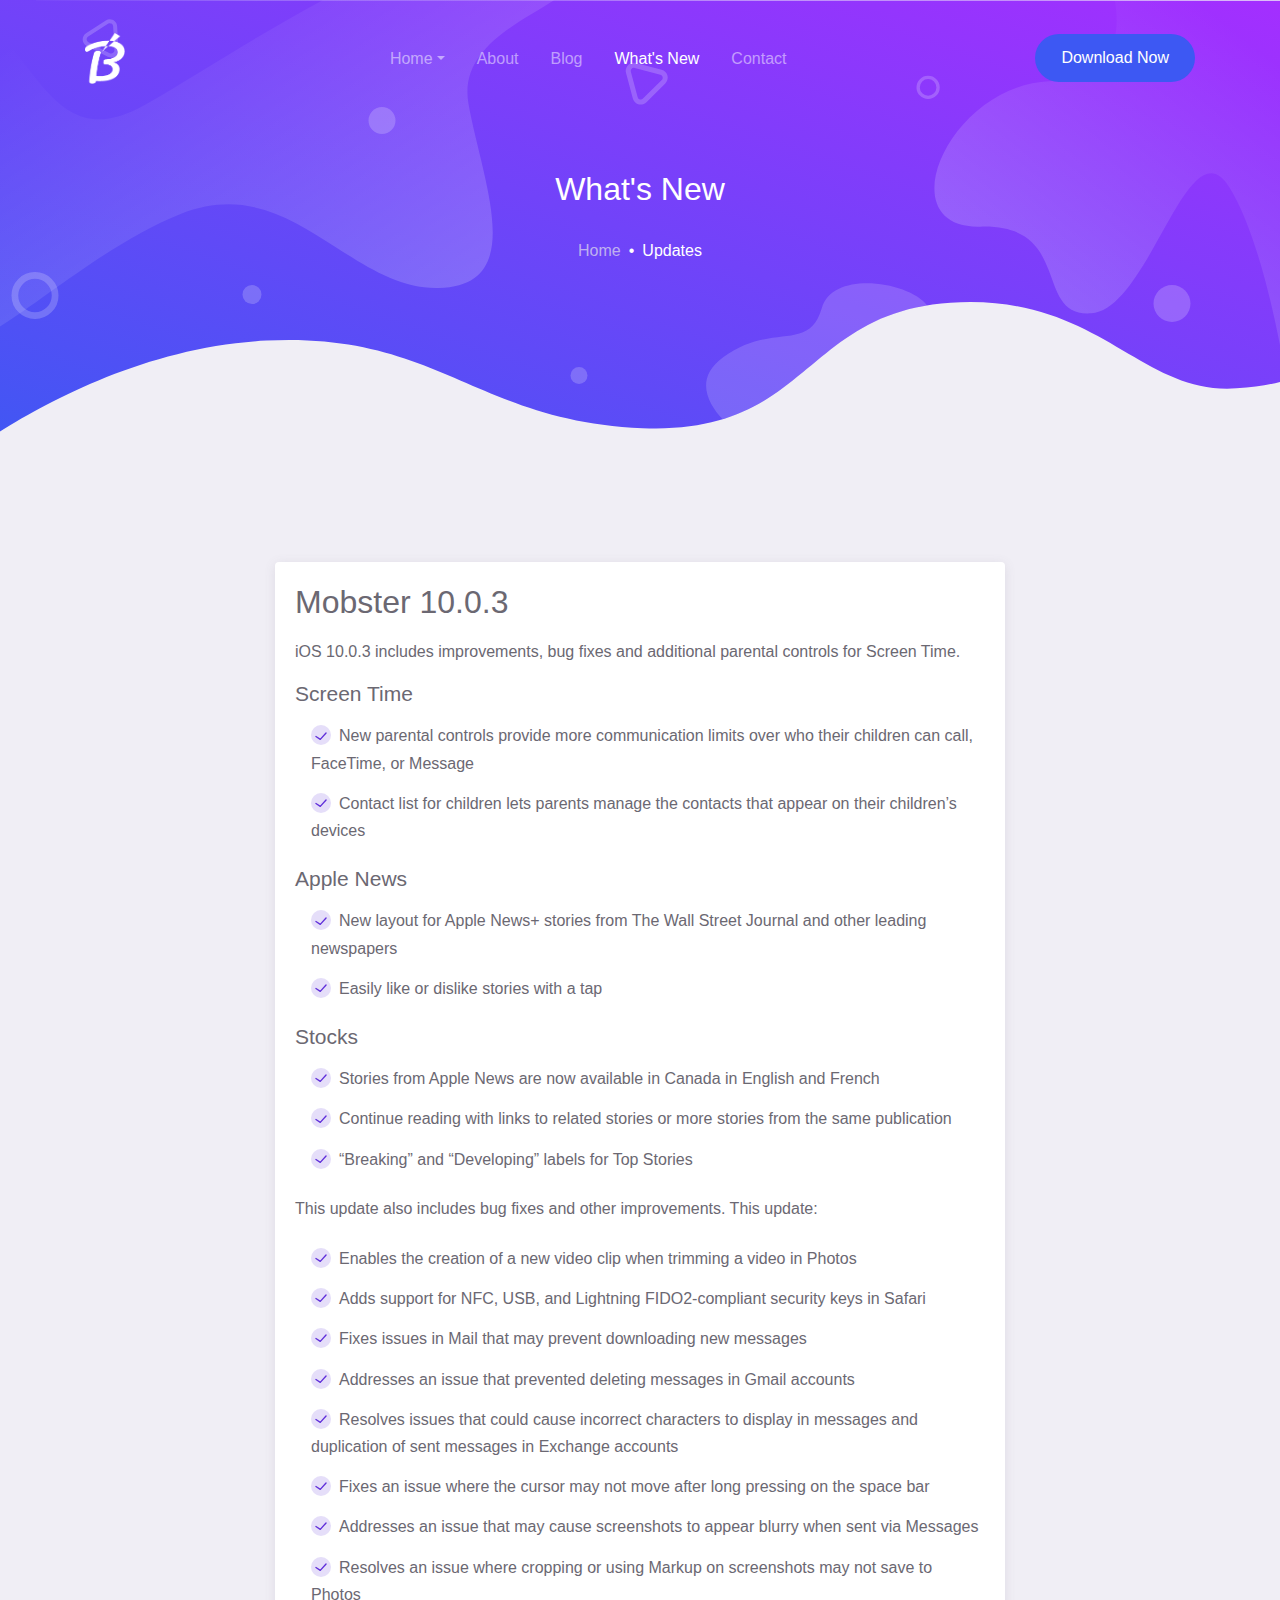
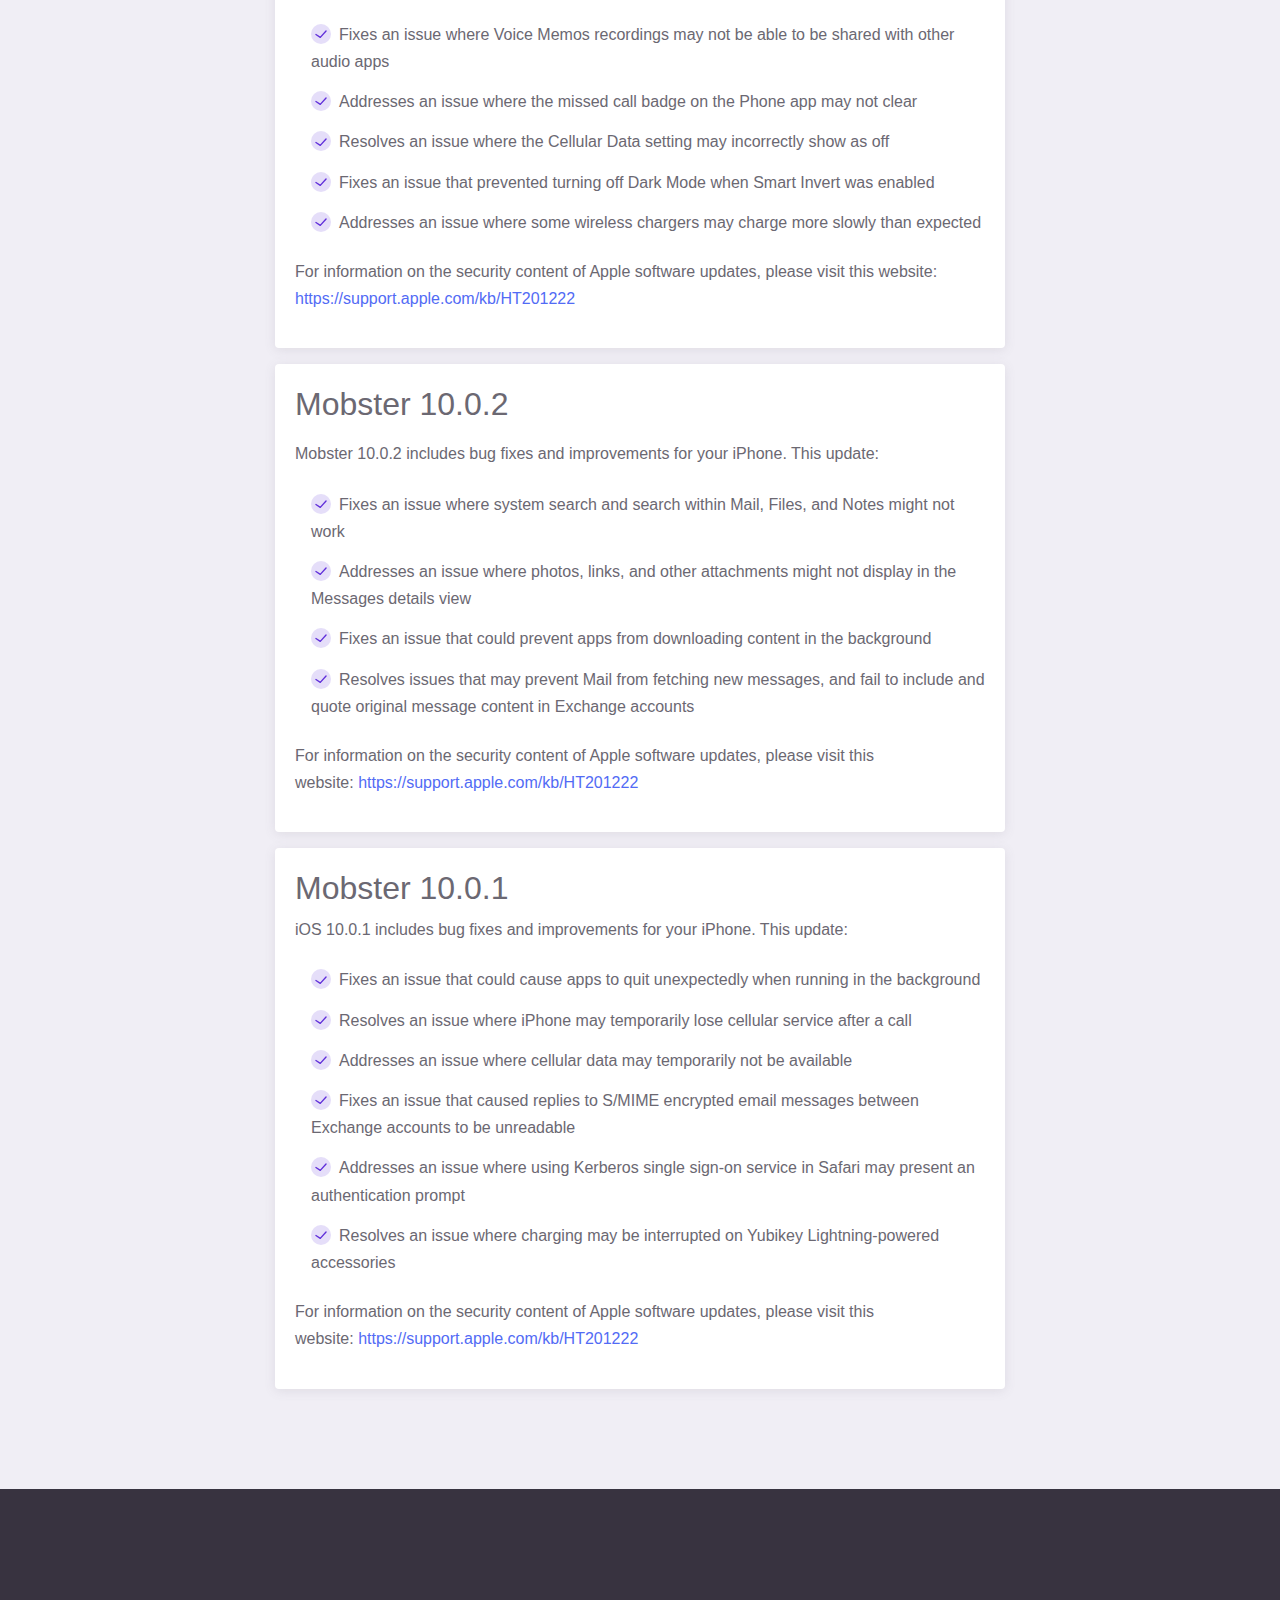
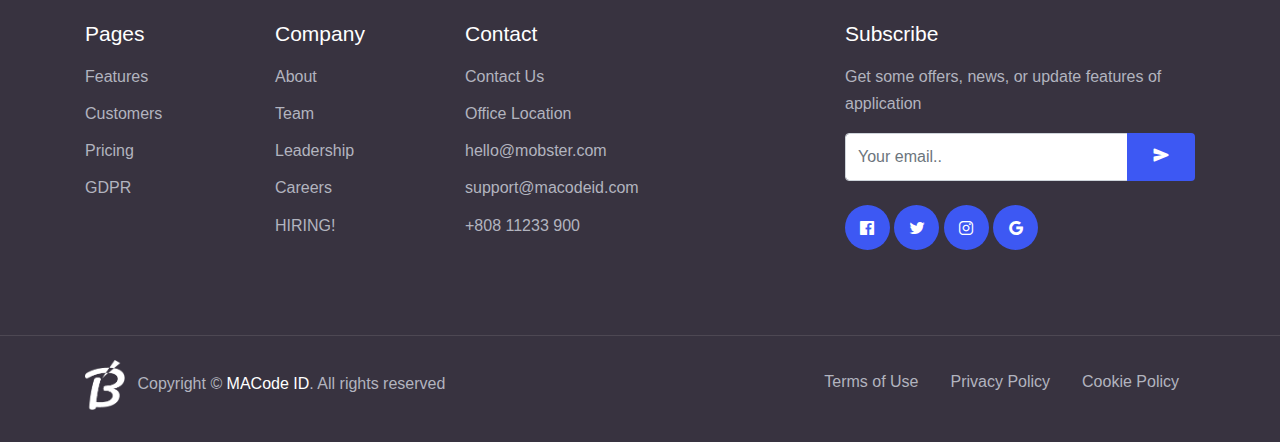
<file: html/updates.html>
<!DOCTYPE html>
<html lang="en">
<head>
  <meta charset="UTF-8">
  <meta name="viewport" content="width=device-width, initial-scale=1.0">

  <meta http-equiv="X-UA-Compatible" content="ie=edge">

  <meta name="description" content="Mobile Application HTML5 Template">

  <meta name="copyright" content="MACode ID, https://www.macodeid.com/">

  <title>Mobster - One page app template</title>

  <link rel="shortcut icon" href="../assets/favicon.png" type="image/x-icon">

  <link rel="stylesheet" href="../assets/css/maicons.css">

  <link rel="stylesheet" href="../assets/vendor/animate/animate.css">

  <link rel="stylesheet" href="../assets/vendor/owl-carousel/css/owl.carousel.min.css">

  <link rel="stylesheet" href="../assets/css/bootstrap.css">

  <link rel="stylesheet" href="../assets/css/mobster.css">
</head>
<body>

<nav class="navbar navbar-expand-lg navbar-dark navbar-floating">
  <div class="container">
    <a class="navbar-brand" href="index.html">
      <img src="../assets/favicon-light.png" alt="" width="40">
    </a>
    <button class="navbar-toggler" type="button" data-toggle="collapse" data-target="#navbarToggler" aria-controls="navbarToggler" aria-expanded="false" aria-label="Toggle navigation">
      <span class="navbar-toggler-icon"></span>
    </button>
  
    <div class="collapse navbar-collapse" id="navbarToggler">
      <ul class="navbar-nav ml-auto mt-2 mt-lg-0">
        <li class="nav-item dropdown">
          <a class="nav-link dropdown-toggle" href="#" id="navbarDropdown" data-toggle="dropdown" aria-haspopup="true" aria-expanded="false">Home</a>
          <div class="dropdown-menu" aria-labelledby="navbarDropdown">
            <a class="dropdown-item" href="index.html">Homepage 1</a>
            <a class="dropdown-item" href="index-2.html">Homepage 2</a>
          </div>
        </li>
        <li class="nav-item">
          <a class="nav-link" href="about.html">About</a>
        </li>
        <li class="nav-item">
          <a class="nav-link" href="blog.html">Blog</a>
        </li>
        <li class="nav-item active">
          <a class="nav-link" href="updates.html">What's New</a>
        </li>
        <li class="nav-item">
          <a class="nav-link" href="contact.html">Contact</a>
        </li>
      </ul>
      <div class="ml-auto my-2 my-lg-0">
        <button class="btn btn-primary rounded-pill">Download Now</button>
      </div>
    </div>
  </div>
</nav>


<div class="bg-light">

<div class="page-hero-section bg-image hero-mini" style="background-image: url(../assets/img/hero_mini.svg);">
  <div class="hero-caption">
    <div class="container fg-white h-100">
      <div class="row justify-content-center align-items-center text-center h-100">
        <div class="col-lg-6">
          <h3 class="mb-3 fw-medium">What's New</h3>
          <nav aria-label="breadcrumb">
            <ol class="breadcrumb breadcrumb-dark justify-content-center bg-transparent">
              <li class="breadcrumb-item"><a href="index.html">Home</a></li>
              <li class="breadcrumb-item active" aria-current="page">Updates</li>
            </ol>
          </nav>
        </div>
      </div>
    </div>
  </div>
</div>

<div class="page-section">
  <div class="container">
    <div class="row justify-content-center">
      <div class="col-lg-8">
        <div class="card-page">
          <h3 class="mb-3">Mobster 10.0.3</h3>
 
          <p>iOS 10.0.3 includes improvements, bug fixes and additional parental controls for Screen Time.</p>

          <h5>Screen Time</h5>
          <ul class="theme-list">
            <li class="list-item">New parental controls provide more communication limits over who their children can call, FaceTime, or Message</li>
            <li class="list-item">Contact list for children lets parents manage the contacts that appear on their children’s devices</li>
          </ul>
 
          <h5>Apple News</h5>
          <ul class="theme-list">
            <li class="list-item">New layout for Apple News+ stories from The Wall Street Journal and other leading newspapers</li>
            <li class="list-item">Easily like or dislike stories with a tap</li>
          </ul>
          
          <h5>Stocks</h5>
          <ul class="theme-list">
            <li class="list-item">Stories from Apple News are now available in Canada in English and French</li>
            <li class="list-item">Continue reading with links to related stories or more stories from the same publication</li>
            <li class="list-item">“Breaking” and “Developing” labels for Top Stories</li>
          </ul>

          <p>This update also includes bug fixes and other improvements. This update:</p>
          <ul class="theme-list">
            <li class="list-item">Enables the creation of a new video clip when trimming a video in Photos</li>
            <li class="list-item">Adds support for NFC, USB, and Lightning FIDO2-compliant security keys in Safari</li>
            <li class="list-item">Fixes issues in Mail that may prevent downloading new messages</li>
            <li class="list-item">Addresses an issue that prevented deleting messages in Gmail accounts</li>
            <li class="list-item">Resolves issues that could cause incorrect characters to display in messages and duplication of sent messages in Exchange accounts</li>
            <li class="list-item">Fixes an issue where the cursor may not move after long pressing on the space bar</li>
            <li class="list-item">Addresses an issue that may cause screenshots to appear blurry when sent via Messages</li>
            <li class="list-item">Resolves an issue where cropping or using Markup on screenshots may not save to Photos</li>
            <li class="list-item">Fixes an issue where Voice Memos recordings may not be able to be shared with other audio apps</li>
            <li class="list-item">Addresses an issue where the missed call badge on the Phone app may not clear</li>
            <li class="list-item">Resolves an issue where the Cellular Data setting may incorrectly show as off</li>
            <li class="list-item">Fixes an issue that prevented turning off Dark Mode when Smart Invert was enabled</li>
            <li class="list-item">Addresses an issue where some wireless chargers may charge more slowly than expected</li>
          </ul>
          
          <p>For information on the security content of Apple software updates, please visit this website: <a href="https://support.apple.com/kb/HT201222 ">https://support.apple.com/kb/HT201222</a></p>
        </div>

        <div class="card-page mt-3">
          <h3 class="mb-3">Mobster 10.0.2</h3>
          <p>Mobster 10.0.2 includes bug fixes and improvements for your iPhone. This update:</p>
          <ul class="theme-list">
            <li class="list-item">Fixes an issue where system search and search within Mail, Files, and Notes might not work</li>
            <li class="list-item">Addresses an issue where photos, links, and other attachments might not display in the Messages details view</li>
            <li class="list-item">Fixes an issue that could prevent apps from downloading content in the background</li>
            <li class="list-item">Resolves issues that may prevent Mail from fetching new messages, and fail to include and quote original message content in Exchange accounts</li>
          </ul>
          <p>For information on the security content of Apple software updates, please visit this website:&nbsp;<a href="https://support.apple.com/kb/HT201222">https://support.apple.com/kb/HT201222</a>&nbsp;</p>
        </div>

        <div class="card-page mt-3">
          <h3>Mobster 10.0.1</h3>
          <p>iOS 10.0.1 includes bug fixes and improvements for your iPhone. This update:</p>
          <ul class="theme-list">
            <li class="list-item">Fixes an issue that could cause apps to quit unexpectedly when running in the background</li>
            <li class="list-item">Resolves an issue where iPhone may temporarily lose cellular service after a call</li>
            <li class="list-item">Addresses an issue where cellular data may temporarily not be available</li>
            <li class="list-item">Fixes an issue that caused replies to S/MIME encrypted email messages between Exchange accounts to be unreadable</li>
            <li class="list-item">Addresses an issue where using Kerberos single sign-on service in Safari may present an authentication prompt</li>
            <li class="list-item">Resolves an issue where charging may be interrupted on Yubikey Lightning-powered accessories</li>
          </ul>
          <p>For information on the security content of Apple software updates, please visit this website:&nbsp;<a href="https://support.apple.com/kb/HT201222">https://support.apple.com/kb/HT201222</a>&nbsp;</p>
        </div>
      </div>
    </div>
  </div>
</div>

</div>


<div class="page-footer-section bg-dark fg-white">
  <div class="container">
    <div class="row mb-5 py-3">
      <div class="col-sm-6 col-lg-2 py-3">
        <h5 class="mb-3">Pages</h5>
        <ul class="menu-link">
          <li><a href="#" class="">Features</a></li>
          <li><a href="#" class="">Customers</a></li>
          <li><a href="#" class="">Pricing</a></li>
          <li><a href="#" class="">GDPR</a></li>
        </ul>
      </div>
      <div class="col-sm-6 col-lg-2 py-3">
        <h5 class="mb-3">Company</h5>
        <ul class="menu-link">
          <li><a href="#" class="">About</a></li>
          <li><a href="#" class="">Team</a></li>
          <li><a href="#" class="">Leadership</a></li>
          <li><a href="#" class="">Careers</a></li>
          <li><a href="#" class="">HIRING!</a></li>
        </ul>
      </div>
      <div class="col-md-6 col-lg-4 py-3">
        <h5 class="mb-3">Contact</h5>
        <ul class="menu-link">
          <li><a href="#" class="">Contact Us</a></li>
          <li><a href="#" class="">Office Location</a></li>
          <li><a href="#" class="">hello@mobster.com</a></li>
          <li><a href="#" class="">support@macodeid.com</a></li>
          <li><a href="#" class="">+808 11233 900</a></li>
        </ul>
      </div>
      <div class="col-md-6 col-lg-4 py-3">
        <h5 class="mb-3">Subscribe</h5>
        <p>Get some offers, news, or update features of application</p>
        <form method="POST">
          <div class="input-group">
            <input type="text" class="form-control" placeholder="Your email..">
            <div class="input-group-append">
              <button type="submit" class="btn btn-primary"><span class="mai-send"></span></button>
            </div>
          </div>
        </form>

        <!-- Social Media Button -->
        <div class="mt-4">
          <a href="#" class="btn btn-fab btn-primary fg-white"><span class="mai-logo-facebook"></span></a>
          <a href="#" class="btn btn-fab btn-primary fg-white"><span class="mai-logo-twitter"></span></a>
          <a href="#" class="btn btn-fab btn-primary fg-white"><span class="mai-logo-instagram"></span></a>
          <a href="#" class="btn btn-fab btn-primary fg-white"><span class="mai-logo-google"></span></a>
        </div>
      </div>
    </div>
  </div>

  <hr>

  <div class="container">
    <div class="row">
      <div class="col-12 col-md-6 py-2">
        <img src="../assets/favicon-light.png" alt="" width="40">
        <!-- Please don't remove or modify the credits below -->
        <p class="d-inline-block ml-2">Copyright &copy; <a href="https://www.macodeid.com/" class="fg-white fw-medium">MACode ID</a>. All rights reserved</p>
      </div>
      <div class="col-12 col-md-6 py-2">
        <ul class="nav justify-content-end">
          <li class="nav-item"><a href="#" class="nav-link">Terms of Use</a></li>
          <li class="nav-item"><a href="#" class="nav-link">Privacy Policy</a></li>
          <li class="nav-item"><a href="#" class="nav-link">Cookie Policy</a></li>
        </ul>
      </div>
    </div>
  </div>
</div>

<script src="../assets/js/jquery-3.5.1.min.js"></script>

<script src="../assets/js/bootstrap.bundle.min.js"></script>

<script src="../assets/vendor/owl-carousel/js/owl.carousel.min.js"></script>

<script src="../assets/vendor/wow/wow.min.js"></script>

<script src="../assets/js/mobster.js"></script>

</body>
</html>
</file>
<file: assets/css/maicons.css>
@font-face {
  font-family: 'maicons';
  src:  url('../fonts/maicons.eot?c9nlkl');
  src:  url('../fonts/maicons.eot?c9nlkl#iefix') format('embedded-opentype'),
    url('../fonts/maicons.ttf?c9nlkl') format('truetype'),
    url('../fonts/maicons.woff?c9nlkl') format('woff'),
    url('../fonts/maicons.svg?c9nlkl#maicons') format('svg');
  font-weight: normal;
  font-style: normal;
  font-display: block;
}

[class^="mai-"], [class*=" mai-"] {
  /* use !important to prevent issues with browser extensions that change fonts */
  font-family: 'maicons' !important;
  speak: none;
  font-style: normal;
  font-weight: normal;
  font-variant: normal;
  text-transform: none;
  line-height: 1;

  /* Better Font Rendering =========== */
  -webkit-font-smoothing: antialiased;
  -moz-osx-font-smoothing: grayscale;
}

.mai-add:before {
  content: "\e900";
}
.mai-add-circle:before {
  content: "\e901";
}
.mai-add-circle-outline:before {
  content: "\e902";
}
.mai-airplane:before {
  content: "\e903";
}
.mai-airplane-outline:before {
  content: "\e904";
}
.mai-alarm:before {
  content: "\e905";
}
.mai-alarm-outline:before {
  content: "\e906";
}
.mai-albums:before {
  content: "\e907";
}
.mai-albums-outline:before {
  content: "\e908";
}
.mai-alert:before {
  content: "\e909";
}
.mai-alert-circle:before {
  content: "\e90a";
}
.mai-alert-circle-outline:before {
  content: "\e90b";
}
.mai-analytics:before {
  content: "\e90c";
}
.mai-analytics-outline:before {
  content: "\e90d";
}
.mai-aperture:before {
  content: "\e90e";
}
.mai-aperture-outline:before {
  content: "\e90f";
}
.mai-apps:before {
  content: "\e910";
}
.mai-apps-outline:before {
  content: "\e911";
}
.mai-archive:before {
  content: "\e912";
}
.mai-archive-outline:before {
  content: "\e913";
}
.mai-arrow-back:before {
  content: "\e914";
}
.mai-arrow-back-circle:before {
  content: "\e915";
}
.mai-arrow-back-circle-outline:before {
  content: "\e916";
}
.mai-arrow-down:before {
  content: "\e917";
}
.mai-arrow-down-circle:before {
  content: "\e918";
}
.mai-arrow-down-circle-outline:before {
  content: "\e919";
}
.mai-arrow-forward:before {
  content: "\e91a";
}
.mai-arrow-forward-circle:before {
  content: "\e91b";
}
.mai-arrow-forward-circle-outline:before {
  content: "\e91c";
}
.mai-arrow-redo:before {
  content: "\e91d";
}
.mai-arrow-redo-circle:before {
  content: "\e91e";
}
.mai-arrow-redo-circle-outline:before {
  content: "\e91f";
}
.mai-arrow-redo-outline:before {
  content: "\e920";
}
.mai-arrow-undo:before {
  content: "\e921";
}
.mai-arrow-undo-circle:before {
  content: "\e922";
}
.mai-arrow-undo-circle-outline:before {
  content: "\e923";
}
.mai-arrow-undo-outline:before {
  content: "\e924";
}
.mai-arrow-up:before {
  content: "\e925";
}
.mai-arrow-up-circle:before {
  content: "\e926";
}
.mai-arrow-up-circle-outline:before {
  content: "\e927";
}
.mai-at:before {
  content: "\e928";
}
.mai-at-circle:before {
  content: "\e929";
}
.mai-at-circle-outline:before {
  content: "\e92a";
}
.mai-attach:before {
  content: "\e92b";
}
.mai-attach-outline:before {
  content: "\e92c";
}
.mai-backspace:before {
  content: "\e92d";
}
.mai-backspace-outline:before {
  content: "\e92e";
}
.mai-bandage:before {
  content: "\e92f";
}
.mai-bandage-outline:before {
  content: "\e930";
}
.mai-bar-chart:before {
  content: "\e932";
}
.mai-bar-chart-outline:before {
  content: "\e933";
}
.mai-barbell:before {
  content: "\e931";
}
.mai-barcode:before {
  content: "\e934";
}
.mai-barcode-outline:before {
  content: "\e935";
}
.mai-baseball:before {
  content: "\e936";
}
.mai-baseball-outline:before {
  content: "\e937";
}
.mai-basket:before {
  content: "\e938";
}
.mai-basket-outline:before {
  content: "\e93b";
}
.mai-basketball:before {
  content: "\e939";
}
.mai-basketball-outline:before {
  content: "\e93a";
}
.mai-battery-charging:before {
  content: "\e93c";
}
.mai-battery-dead:before {
  content: "\e93d";
}
.mai-battery-full:before {
  content: "\e93e";
}
.mai-battery-half:before {
  content: "\e93f";
}
.mai-beaker:before {
  content: "\e940";
}
.mai-beaker-outline:before {
  content: "\e941";
}
.mai-bed:before {
  content: "\e942";
}
.mai-bed-outline:before {
  content: "\e943";
}
.mai-beer:before {
  content: "\e944";
}
.mai-beer-outline:before {
  content: "\e945";
}
.mai-bicycle:before {
  content: "\e946";
}
.mai-bluetooth:before {
  content: "\e947";
}
.mai-boat:before {
  content: "\e948";
}
.mai-boat-outline:before {
  content: "\e949";
}
.mai-body:before {
  content: "\e94a";
}
.mai-body-outline:before {
  content: "\e94b";
}
.mai-bonfire:before {
  content: "\e94c";
}
.mai-bonfire-outline:before {
  content: "\e94d";
}
.mai-book:before {
  content: "\e94e";
}
.mai-book-outline:before {
  content: "\e953";
}
.mai-bookmark:before {
  content: "\e94f";
}
.mai-bookmark-outline:before {
  content: "\e950";
}
.mai-bookmarks:before {
  content: "\e951";
}
.mai-bookmarks-outline:before {
  content: "\e952";
}
.mai-briefcase:before {
  content: "\e954";
}
.mai-briefcase-outline:before {
  content: "\e955";
}
.mai-browsers:before {
  content: "\e956";
}
.mai-browsers-outline:before {
  content: "\e957";
}
.mai-brush:before {
  content: "\e958";
}
.mai-brush-outline:before {
  content: "\e959";
}
.mai-bug:before {
  content: "\e95a";
}
.mai-bug-outline:before {
  content: "\e95b";
}
.mai-build:before {
  content: "\e95c";
}
.mai-build-outline:before {
  content: "\e95d";
}
.mai-bulb:before {
  content: "\e95e";
}
.mai-bulb-outline:before {
  content: "\e95f";
}
.mai-bus:before {
  content: "\e960";
}
.mai-bus-outline:before {
  content: "\e963";
}
.mai-business:before {
  content: "\e961";
}
.mai-business-outline:before {
  content: "\e962";
}
.mai-cafe:before {
  content: "\e964";
}
.mai-cafe-outline:before {
  content: "\e965";
}
.mai-calculator:before {
  content: "\e966";
}
.mai-calculator-outline:before {
  content: "\e967";
}
.mai-calendar:before {
  content: "\e968";
}
.mai-calendar-outline:before {
  content: "\e969";
}
.mai-call:before {
  content: "\e96a";
}
.mai-call-outline:before {
  content: "\e96b";
}
.mai-camera:before {
  content: "\e96c";
}
.mai-camera-outline:before {
  content: "\e96d";
}
.mai-camera-reverse:before {
  content: "\e96e";
}
.mai-camera-reverse-outline:before {
  content: "\e96f";
}
.mai-car:before {
  content: "\e970";
}
.mai-car-outline:before {
  content: "\e97f";
}
.mai-car-sport:before {
  content: "\e980";
}
.mai-car-sport-outline:before {
  content: "\e981";
}
.mai-card:before {
  content: "\e971";
}
.mai-card-outline:before {
  content: "\e972";
}
.mai-caret-back:before {
  content: "\e973";
}
.mai-caret-back-circle:before {
  content: "\e974";
}
.mai-caret-back-circle-outline:before {
  content: "\e975";
}
.mai-caret-down:before {
  content: "\e976";
}
.mai-caret-down-circle:before {
  content: "\e977";
}
.mai-caret-down-circle-outline:before {
  content: "\e978";
}
.mai-caret-forward:before {
  content: "\e979";
}
.mai-caret-forward-circle:before {
  content: "\e97a";
}
.mai-caret-forward-circle-outline:before {
  content: "\e97b";
}
.mai-caret-up:before {
  content: "\e97c";
}
.mai-caret-up-circle:before {
  content: "\e97d";
}
.mai-caret-up-circle-outline:before {
  content: "\e97e";
}
.mai-cart:before {
  content: "\e982";
}
.mai-cart-outline:before {
  content: "\e983";
}
.mai-cash:before {
  content: "\e984";
}
.mai-cash-outline:before {
  content: "\e985";
}
.mai-chatbox:before {
  content: "\e986";
}
.mai-chatbox-ellipses:before {
  content: "\e987";
}
.mai-chatbox-ellipses-outline:before {
  content: "\e988";
}
.mai-chatbox-outline:before {
  content: "\e989";
}
.mai-chatbubble:before {
  content: "\e98a";
}
.mai-chatbubble-ellipses:before {
  content: "\e98b";
}
.mai-chatbubble-ellipses-outline:before {
  content: "\e98c";
}
.mai-chatbubble-outline:before {
  content: "\e98d";
}
.mai-chatbubbles:before {
  content: "\e98e";
}
.mai-chatbubbles-outline:before {
  content: "\e98f";
}
.mai-checkbox:before {
  content: "\e990";
}
.mai-checkbox-outline:before {
  content: "\e991";
}
.mai-checkmark:before {
  content: "\e992";
}
.mai-checkmark-circle:before {
  content: "\e993";
}
.mai-checkmark-circle-outline:before {
  content: "\e994";
}
.mai-checkmark-done:before {
  content: "\e995";
}
.mai-checkmark-done-circle:before {
  content: "\e996";
}
.mai-checkmark-done-circle-outline:before {
  content: "\e997";
}
.mai-chevron-back:before {
  content: "\e998";
}
.mai-chevron-back-circle:before {
  content: "\e999";
}
.mai-chevron-back-circle-outline:before {
  content: "\e99a";
}
.mai-chevron-down:before {
  content: "\e99b";
}
.mai-chevron-down-circle:before {
  content: "\e99c";
}
.mai-chevron-down-circle-outline:before {
  content: "\e99d";
}
.mai-chevron-forward:before {
  content: "\e99e";
}
.mai-chevron-forward-circle:before {
  content: "\e99f";
}
.mai-chevron-forward-circle-outline:before {
  content: "\e9a0";
}
.mai-chevron-up:before {
  content: "\e9a1";
}
.mai-chevron-up-circle:before {
  content: "\e9a2";
}
.mai-chevron-up-circle-outline:before {
  content: "\e9a3";
}
.mai-clipboard:before {
  content: "\e9a4";
}
.mai-clipboard-outline:before {
  content: "\e9a5";
}
.mai-close:before {
  content: "\e9a6";
}
.mai-close-circle:before {
  content: "\e9a7";
}
.mai-close-circle-outline:before {
  content: "\e9a8";
}
.mai-cloud:before {
  content: "\e9a9";
}
.mai-cloud-circle:before {
  content: "\e9aa";
}
.mai-cloud-circle-outline:before {
  content: "\e9ab";
}
.mai-cloud-done:before {
  content: "\e9ac";
}
.mai-cloud-done-outline:before {
  content: "\e9ad";
}
.mai-cloud-download:before {
  content: "\e9ae";
}
.mai-cloud-download-outline:before {
  content: "\e9af";
}
.mai-cloud-offline:before {
  content: "\e9b0";
}
.mai-cloud-offline-outline:before {
  content: "\e9b1";
}
.mai-cloud-outline:before {
  content: "\e9b2";
}
.mai-cloud-upload:before {
  content: "\e9b3";
}
.mai-cloud-upload-outline:before {
  content: "\e9b4";
}
.mai-cloudy:before {
  content: "\e9b5";
}
.mai-cloudy-night:before {
  content: "\e9b6";
}
.mai-cloudy-night-outline:before {
  content: "\e9b7";
}
.mai-cloudy-outline:before {
  content: "\e9b8";
}
.mai-code:before {
  content: "\e9b9";
}
.mai-code-download:before {
  content: "\e9ba";
}
.mai-code-slash:before {
  content: "\e9bb";
}
.mai-code-working:before {
  content: "\e9bc";
}
.mai-cog:before {
  content: "\e9bd";
}
.mai-color-fill:before {
  content: "\e9be";
}
.mai-color-fill-outline:before {
  content: "\e9bf";
}
.mai-color-filter:before {
  content: "\e9c0";
}
.mai-color-filter-outline:before {
  content: "\e9c1";
}
.mai-color-palette:before {
  content: "\e9c2";
}
.mai-color-palette-outline:before {
  content: "\e9c3";
}
.mai-color-wand:before {
  content: "\e9c4";
}
.mai-color-wand-outline:before {
  content: "\e9c5";
}
.mai-compass:before {
  content: "\e9c6";
}
.mai-compass-outline:before {
  content: "\e9c7";
}
.mai-construct:before {
  content: "\e9c8";
}
.mai-construct-outline:before {
  content: "\e9c9";
}
.mai-contract:before {
  content: "\e9ca";
}
.mai-contrast:before {
  content: "\e9cb";
}
.mai-copy:before {
  content: "\e9cc";
}
.mai-copy-outline:before {
  content: "\e9cd";
}
.mai-create:before {
  content: "\e9ce";
}
.mai-create-outline:before {
  content: "\e9cf";
}
.mai-crop:before {
  content: "\e9d0";
}
.mai-cube:before {
  content: "\e9d1";
}
.mai-cube-outline:before {
  content: "\e9d2";
}
.mai-cut:before {
  content: "\e9d3";
}
.mai-desktop:before {
  content: "\e9d4";
}
.mai-desktop-outline:before {
  content: "\e9d5";
}
.mai-disc:before {
  content: "\e9d6";
}
.mai-disc-outline:before {
  content: "\e9d7";
}
.mai-document:before {
  content: "\e9d8";
}
.mai-document-outline:before {
  content: "\e9d9";
}
.mai-document-text:before {
  content: "\e9dc";
}
.mai-document-text-outline:before {
  content: "\e9dd";
}
.mai-documents:before {
  content: "\e9da";
}
.mai-documents-outline:before {
  content: "\e9db";
}
.mai-download:before {
  content: "\e9de";
}
.mai-download-outline:before {
  content: "\e9df";
}
.mai-duplicate:before {
  content: "\e9e0";
}
.mai-duplicate-outline:before {
  content: "\e9e1";
}
.mai-ear:before {
  content: "\e9e2";
}
.mai-ear-outline:before {
  content: "\e9e3";
}
.mai-earth:before {
  content: "\e9e4";
}
.mai-earth-outline:before {
  content: "\e9e5";
}
.mai-easel:before {
  content: "\e9e6";
}
.mai-easel-outline:before {
  content: "\e9e7";
}
.mai-egg:before {
  content: "\e9e8";
}
.mai-egg-outline:before {
  content: "\e9e9";
}
.mai-ellipse:before {
  content: "\e9ea";
}
.mai-ellipse-outline:before {
  content: "\e9eb";
}
.mai-ellipsis-horizontal:before {
  content: "\e9ec";
}
.mai-ellipsis-horizontal-circle:before {
  content: "\e9ed";
}
.mai-ellipsis-vertical:before {
  content: "\e9ee";
}
.mai-ellipsis-vertical-circle:before {
  content: "\e9ef";
}
.mai-enter:before {
  content: "\e9f0";
}
.mai-enter-outline:before {
  content: "\e9f1";
}
.mai-exit:before {
  content: "\e9f2";
}
.mai-exit-outline:before {
  content: "\e9f3";
}
.mai-expand:before {
  content: "\e9f4";
}
.mai-eye:before {
  content: "\e9f5";
}
.mai-eye-off:before {
  content: "\e9f8";
}
.mai-eye-off-outline:before {
  content: "\e9f9";
}
.mai-eye-outline:before {
  content: "\e9fa";
}
.mai-eyedrop:before {
  content: "\e9f6";
}
.mai-eyedrop-outline:before {
  content: "\e9f7";
}
.mai-fast-food:before {
  content: "\e9fb";
}
.mai-fast-food-outline:before {
  content: "\e9fc";
}
.mai-female:before {
  content: "\e9fd";
}
.mai-file-tray:before {
  content: "\e9fe";
}
.mai-file-tray-full:before {
  content: "\e9ff";
}
.mai-file-tray-full-outline:before {
  content: "\ea00";
}
.mai-file-tray-outline:before {
  content: "\ea01";
}
.mai-film:before {
  content: "\ea02";
}
.mai-film-outline:before {
  content: "\ea03";
}
.mai-filter:before {
  content: "\ea04";
}
.mai-finger-print:before {
  content: "\ea05";
}
.mai-fitness:before {
  content: "\ea06";
}
.mai-fitness-outline:before {
  content: "\ea07";
}
.mai-flag:before {
  content: "\ea08";
}
.mai-flag-outline:before {
  content: "\ea09";
}
.mai-flame:before {
  content: "\ea0a";
}
.mai-flame-outline:before {
  content: "\ea0b";
}
.mai-flash:before {
  content: "\ea0c";
}
.mai-flash-off:before {
  content: "\ea0f";
}
.mai-flash-off-outline:before {
  content: "\ea10";
}
.mai-flash-outline:before {
  content: "\ea11";
}
.mai-flashlight:before {
  content: "\ea0d";
}
.mai-flashlight-outline:before {
  content: "\ea0e";
}
.mai-flask:before {
  content: "\ea12";
}
.mai-flask-outline:before {
  content: "\ea13";
}
.mai-flower:before {
  content: "\ea14";
}
.mai-flower-outline:before {
  content: "\ea15";
}
.mai-folder:before {
  content: "\ea16";
}
.mai-folder-open:before {
  content: "\ea17";
}
.mai-folder-open-outline:before {
  content: "\ea18";
}
.mai-folder-outline:before {
  content: "\ea19";
}
.mai-football:before {
  content: "\ea1a";
}
.mai-football-outline:before {
  content: "\ea1b";
}
.mai-funnel:before {
  content: "\ea1c";
}
.mai-funnel-outline:before {
  content: "\ea1d";
}
.mai-game-controller:before {
  content: "\ea1e";
}
.mai-game-controller-outline:before {
  content: "\ea1f";
}
.mai-gift:before {
  content: "\ea20";
}
.mai-gift-outline:before {
  content: "\ea21";
}
.mai-git-branch:before {
  content: "\ea22";
}
.mai-git-commit:before {
  content: "\ea23";
}
.mai-git-compare:before {
  content: "\ea24";
}
.mai-git-merge:before {
  content: "\ea25";
}
.mai-git-network:before {
  content: "\ea26";
}
.mai-git-pull-request:before {
  content: "\ea27";
}
.mai-glasses:before {
  content: "\ea28";
}
.mai-glasses-outline:before {
  content: "\ea29";
}
.mai-globe:before {
  content: "\ea2a";
}
.mai-globe-outline:before {
  content: "\ea2b";
}
.mai-golf:before {
  content: "\ea2c";
}
.mai-golf-outline:before {
  content: "\ea2d";
}
.mai-grid:before {
  content: "\ea2e";
}
.mai-grid-outline:before {
  content: "\ea2f";
}
.mai-hammer:before {
  content: "\ea30";
}
.mai-hammer-outline:before {
  content: "\ea31";
}
.mai-hand-left:before {
  content: "\ea32";
}
.mai-hand-left-outline:before {
  content: "\ea33";
}
.mai-hand-right:before {
  content: "\ea34";
}
.mai-hand-right-outline:before {
  content: "\ea35";
}
.mai-happy:before {
  content: "\ea36";
}
.mai-happy-outline:before {
  content: "\ea37";
}
.mai-hardware-chip:before {
  content: "\ea38";
}
.mai-hardware-chip-outline:before {
  content: "\ea39";
}
.mai-headset:before {
  content: "\ea3a";
}
.mai-headset-outline:before {
  content: "\ea3b";
}
.mai-heart:before {
  content: "\ea3c";
}
.mai-heart-circle:before {
  content: "\ea3d";
}
.mai-heart-circle-outline:before {
  content: "\ea3e";
}
.mai-heart-dislike:before {
  content: "\ea3f";
}
.mai-heart-dislike-circle:before {
  content: "\ea40";
}
.mai-heart-dislike-circle-outline:before {
  content: "\ea41";
}
.mai-heart-dislike-outline:before {
  content: "\ea42";
}
.mai-heart-half:before {
  content: "\ea43";
}
.mai-heart-half-outline:before {
  content: "\ea44";
}
.mai-heart-outline:before {
  content: "\ea45";
}
.mai-help:before {
  content: "\ea46";
}
.mai-help-buoy:before {
  content: "\ea47";
}
.mai-help-buoy-outline:before {
  content: "\ea48";
}
.mai-help-circle:before {
  content: "\ea49";
}
.mai-help-circle-outline:before {
  content: "\ea4a";
}
.mai-home:before {
  content: "\ea4b";
}
.mai-home-outline:before {
  content: "\ea4c";
}
.mai-hourglass:before {
  content: "\ea4d";
}
.mai-hourglass-outline:before {
  content: "\ea4e";
}
.mai-ice-cream:before {
  content: "\ea4f";
}
.mai-ice-cream-outline:before {
  content: "\ea50";
}
.mai-image:before {
  content: "\ea51";
}
.mai-image-outline:before {
  content: "\ea52";
}
.mai-images:before {
  content: "\ea53";
}
.mai-images-outline:before {
  content: "\ea54";
}
.mai-infinite:before {
  content: "\ea55";
}
.mai-information:before {
  content: "\ea56";
}
.mai-information-circle:before {
  content: "\ea57";
}
.mai-information-circle-outline:before {
  content: "\ea58";
}
.mai-journal:before {
  content: "\ea59";
}
.mai-journal-outline:before {
  content: "\ea5a";
}
.mai-key:before {
  content: "\ea5b";
}
.mai-key-outline:before {
  content: "\ea5c";
}
.mai-keypad:before {
  content: "\ea5d";
}
.mai-keypad-outline:before {
  content: "\ea5e";
}
.mai-language:before {
  content: "\ea5f";
}
.mai-laptop:before {
  content: "\ea60";
}
.mai-laptop-outline:before {
  content: "\ea61";
}
.mai-layers:before {
  content: "\ea62";
}
.mai-layers-outline:before {
  content: "\ea63";
}
.mai-leaf:before {
  content: "\ea64";
}
.mai-leaf-outline:before {
  content: "\ea65";
}
.mai-library:before {
  content: "\ea66";
}
.mai-library-outline:before {
  content: "\ea67";
}
.mai-link:before {
  content: "\ea68";
}
.mai-list:before {
  content: "\ea69";
}
.mai-list-circle:before {
  content: "\ea6a";
}
.mai-list-circle-outline:before {
  content: "\ea6b";
}
.mai-locate:before {
  content: "\ea6c";
}
.mai-location:before {
  content: "\ea6d";
}
.mai-location-outline:before {
  content: "\ea6e";
}
.mai-lock-closed:before {
  content: "\ea6f";
}
.mai-lock-closed-outline:before {
  content: "\ea70";
}
.mai-lock-open:before {
  content: "\ea71";
}
.mai-lock-open-outline:before {
  content: "\ea72";
}
.mai-log-in:before {
  content: "\ea73";
}
.mai-log-in-outline:before {
  content: "\ea74";
}
.mai-log-out:before {
  content: "\ea75";
}
.mai-log-out-outline:before {
  content: "\ea76";
}
.mai-logo-500px:before {
  content: "\ea8e";
}
.mai-logo-accessible-icon:before {
  content: "\eaef";
}
.mai-logo-accusoft:before {
  content: "\eba2";
}
.mai-logo-algolia:before {
  content: "\eba3";
}
.mai-logo-alipay:before {
  content: "\eba4";
}
.mai-logo-amazon:before {
  content: "\eba5";
}
.mai-logo-amplify:before {
  content: "\eba6";
}
.mai-logo-android:before {
  content: "\eba7";
}
.mai-logo-angular:before {
  content: "\eba8";
}
.mai-logo-apple:before {
  content: "\eba9";
}
.mai-logo-apple-appstore:before {
  content: "\ebaa";
}
.mai-logo-aws:before {
  content: "\ebab";
}
.mai-logo-behance:before {
  content: "\ebac";
}
.mai-logo-bitbucket:before {
  content: "\ebad";
}
.mai-logo-bitcoin:before {
  content: "\ebae";
}
.mai-logo-blackberry:before {
  content: "\ebaf";
}
.mai-logo-blogger:before {
  content: "\ebb0";
}
.mai-logo-buffer:before {
  content: "\ebb1";
}
.mai-logo-buysellads:before {
  content: "\ebb2";
}
.mai-logo-capacitor:before {
  content: "\ebb3";
}
.mai-logo-cc-amazon-pay:before {
  content: "\ebb4";
}
.mai-logo-cc-amex:before {
  content: "\ebb5";
}
.mai-logo-cc-apple-pay:before {
  content: "\ebb6";
}
.mai-logo-cc-diners-club:before {
  content: "\ebb7";
}
.mai-logo-cc-discover:before {
  content: "\ebb8";
}
.mai-logo-cc-jcb:before {
  content: "\ebb9";
}
.mai-logo-cc-mastercard:before {
  content: "\ebba";
}
.mai-logo-cc-paypal:before {
  content: "\ebbb";
}
.mai-logo-cc-stripe:before {
  content: "\ebbc";
}
.mai-logo-cc-visa:before {
  content: "\ebbd";
}
.mai-logo-chrome:before {
  content: "\ebbe";
}
.mai-logo-closed-captioning:before {
  content: "\ebbf";
}
.mai-logo-codepen:before {
  content: "\ebc0";
}
.mai-logo-cpanel:before {
  content: "\ebc1";
}
.mai-logo-creative-commons:before {
  content: "\ebc2";
}
.mai-logo-css3:before {
  content: "\ebc3";
}
.mai-logo-cuttlefish:before {
  content: "\ebc4";
}
.mai-logo-d-and-d:before {
  content: "\ebc5";
}
.mai-logo-dashcube:before {
  content: "\ebc6";
}
.mai-logo-designernews:before {
  content: "\ebc7";
}
.mai-logo-deviantart:before {
  content: "\ebc8";
}
.mai-logo-digg:before {
  content: "\ebc9";
}
.mai-logo-digital-ocean:before {
  content: "\ebca";
}
.mai-logo-discord:before {
  content: "\ebcb";
}
.mai-logo-discourse:before {
  content: "\ebcc";
}
.mai-logo-dochub:before {
  content: "\ebcd";
}
.mai-logo-docker:before {
  content: "\ebce";
}
.mai-logo-dribbble:before {
  content: "\ebcf";
}
.mai-logo-dropbox:before {
  content: "\ebd0";
}
.mai-logo-drupal:before {
  content: "\ebd1";
}
.mai-logo-dyalog:before {
  content: "\ebd2";
}
.mai-logo-earlybirds:before {
  content: "\ebd3";
}
.mai-logo-ebay:before {
  content: "\ebd4";
}
.mai-logo-edge:before {
  content: "\ebd5";
}
.mai-logo-electron:before {
  content: "\ebd6";
}
.mai-logo-elementor:before {
  content: "\ebd7";
}
.mai-logo-ello:before {
  content: "\ebd8";
}
.mai-logo-ember:before {
  content: "\ebd9";
}
.mai-logo-empire:before {
  content: "\ebda";
}
.mai-logo-envira:before {
  content: "\ebdb";
}
.mai-logo-erlang:before {
  content: "\ebdc";
}
.mai-logo-etsy:before {
  content: "\ebdd";
}
.mai-logo-euro:before {
  content: "\ebde";
}
.mai-logo-expeditedssl:before {
  content: "\ebdf";
}
.mai-logo-facebook:before {
  content: "\ebe0";
}
.mai-logo-facebook-f:before {
  content: "\ebe1";
}
.mai-logo-facebook-messenger:before {
  content: "\ebe2";
}
.mai-logo-firebase:before {
  content: "\ebe3";
}
.mai-logo-firefox:before {
  content: "\ebe4";
}
.mai-logo-flickr:before {
  content: "\ebe5";
}
.mai-logo-flipboard:before {
  content: "\ebe6";
}
.mai-logo-fly:before {
  content: "\ebe7";
}
.mai-logo-foursquare:before {
  content: "\ebe8";
}
.mai-logo-freebsd:before {
  content: "\ebe9";
}
.mai-logo-gg:before {
  content: "\ebea";
}
.mai-logo-git:before {
  content: "\ebeb";
}
.mai-logo-github:before {
  content: "\ebec";
}
.mai-logo-github-alt:before {
  content: "\ebed";
}
.mai-logo-gitlab:before {
  content: "\ebee";
}
.mai-logo-gitter:before {
  content: "\ebef";
}
.mai-logo-glide:before {
  content: "\ebf0";
}
.mai-logo-glide-g:before {
  content: "\ebf1";
}
.mai-logo-google:before {
  content: "\ebf2";
}
.mai-logo-google-drive:before {
  content: "\ebf3";
}
.mai-logo-google-play:before {
  content: "\ebf4";
}
.mai-logo-google-playstore:before {
  content: "\ebf5";
}
.mai-logo-google-plus:before {
  content: "\ebf6";
}
.mai-logo-google-plus-g:before {
  content: "\ebf7";
}
.mai-logo-google-wallet:before {
  content: "\ebf8";
}
.mai-logo-grunt:before {
  content: "\ebf9";
}
.mai-logo-gulp:before {
  content: "\ebfa";
}
.mai-logo-hackernews:before {
  content: "\ebfb";
}
.mai-logo-hotjar:before {
  content: "\ebfc";
}
.mai-logo-html5:before {
  content: "\ebfd";
}
.mai-logo-hubspot:before {
  content: "\ebfe";
}
.mai-logo-imdb:before {
  content: "\ebff";
}
.mai-logo-instagram:before {
  content: "\ec00";
}
.mai-logo-internet-explorer:before {
  content: "\ec01";
}
.mai-logo-ionic:before {
  content: "\ec02";
}
.mai-logo-ionitron:before {
  content: "\ec03";
}
.mai-logo-itunes:before {
  content: "\ec04";
}
.mai-logo-java:before {
  content: "\ec05";
}
.mai-logo-javascript:before {
  content: "\ec06";
}
.mai-logo-joomla:before {
  content: "\ec07";
}
.mai-logo-jsfiddle:before {
  content: "\ec08";
}
.mai-logo-keycdn:before {
  content: "\ec09";
}
.mai-logo-laravel:before {
  content: "\ec0a";
}
.mai-logo-lastfm:before {
  content: "\ec0b";
}
.mai-logo-leanpub:before {
  content: "\ec0c";
}
.mai-logo-less:before {
  content: "\ec0d";
}
.mai-logo-line:before {
  content: "\ec0e";
}
.mai-logo-linkedin:before {
  content: "\ec0f";
}
.mai-logo-linux:before {
  content: "\ec10";
}
.mai-logo-magento:before {
  content: "\ec11";
}
.mai-logo-mailchimp:before {
  content: "\ec12";
}
.mai-logo-markdown:before {
  content: "\ec13";
}
.mai-logo-maxcdn:before {
  content: "\ec14";
}
.mai-logo-medium:before {
  content: "\ec15";
}
.mai-logo-medium-m:before {
  content: "\ec16";
}
.mai-logo-meetup:before {
  content: "\ec17";
}
.mai-logo-microsoft:before {
  content: "\ec18";
}
.mai-logo-mix:before {
  content: "\ec19";
}
.mai-logo-mixcloud:before {
  content: "\ec1a";
}
.mai-logo-nodejs:before {
  content: "\ec1b";
}
.mai-logo-npm:before {
  content: "\ec1c";
}
.mai-logo-octocat:before {
  content: "\ec1d";
}
.mai-logo-opencart:before {
  content: "\ec1e";
}
.mai-logo-openid:before {
  content: "\ec1f";
}
.mai-logo-opera:before {
  content: "\ec20";
}
.mai-logo-patreon:before {
  content: "\ec21";
}
.mai-logo-paypal:before {
  content: "\ec22";
}
.mai-logo-php:before {
  content: "\ec23";
}
.mai-logo-pinterest:before {
  content: "\ec24";
}
.mai-logo-pinterest-p:before {
  content: "\ec25";
}
.mai-logo-playstation:before {
  content: "\ec26";
}
.mai-logo-product-hunt:before {
  content: "\ec27";
}
.mai-logo-pwa:before {
  content: "\ec28";
}
.mai-logo-python:before {
  content: "\ec29";
}
.mai-logo-qq:before {
  content: "\ec2a";
}
.mai-logo-quora:before {
  content: "\ec2b";
}
.mai-logo-react:before {
  content: "\ec2c";
}
.mai-logo-readme:before {
  content: "\ec2d";
}
.mai-logo-reddit:before {
  content: "\ec2e";
}
.mai-logo-researchgate:before {
  content: "\ec2f";
}
.mai-logo-rocketchat:before {
  content: "\ec30";
}
.mai-logo-rss:before {
  content: "\ec31";
}
.mai-logo-safari:before {
  content: "\ec32";
}
.mai-logo-sass:before {
  content: "\ec33";
}
.mai-logo-scribd:before {
  content: "\ec34";
}
.mai-logo-searchengin:before {
  content: "\ec35";
}
.mai-logo-sellcast:before {
  content: "\ec36";
}
.mai-logo-sellsy:before {
  content: "\ec37";
}
.mai-logo-skype:before {
  content: "\ec38";
}
.mai-logo-slack:before {
  content: "\ec39";
}
.mai-logo-slideshare:before {
  content: "\ec3a";
}
.mai-logo-snapchat:before {
  content: "\ec3b";
}
.mai-logo-soundcloud:before {
  content: "\ec3c";
}
.mai-logo-spotify:before {
  content: "\ec3d";
}
.mai-logo-squarespace:before {
  content: "\ec3e";
}
.mai-logo-stack-exchange:before {
  content: "\ec3f";
}
.mai-logo-stackoverflow:before {
  content: "\ec40";
}
.mai-logo-staylinked:before {
  content: "\ec41";
}
.mai-logo-steam:before {
  content: "\ec42";
}
.mai-logo-stencil:before {
  content: "\ec43";
}
.mai-logo-stripe:before {
  content: "\ec44";
}
.mai-logo-stripe-s:before {
  content: "\ec45";
}
.mai-logo-teamspeak:before {
  content: "\ec46";
}
.mai-logo-telegram:before {
  content: "\ec47";
}
.mai-logo-trello:before {
  content: "\ec48";
}
.mai-logo-tripadvisor:before {
  content: "\ec49";
}
.mai-logo-tumblr:before {
  content: "\ec4a";
}
.mai-logo-tux:before {
  content: "\ec4b";
}
.mai-logo-twitch:before {
  content: "\ec4c";
}
.mai-logo-twitter:before {
  content: "\ec4d";
}
.mai-logo-uber:before {
  content: "\ec4e";
}
.mai-logo-uikit:before {
  content: "\ec4f";
}
.mai-logo-usd:before {
  content: "\ec50";
}
.mai-logo-viacoin:before {
  content: "\ec51";
}
.mai-logo-viadeo:before {
  content: "\ec52";
}
.mai-logo-viber:before {
  content: "\ec53";
}
.mai-logo-vimeo:before {
  content: "\ec54";
}
.mai-logo-vk:before {
  content: "\ec55";
}
.mai-logo-vue:before {
  content: "\ec56";
}
.mai-logo-web-component:before {
  content: "\ec57";
}
.mai-logo-weebly:before {
  content: "\ec58";
}
.mai-logo-weibo:before {
  content: "\ec59";
}
.mai-logo-whatsapp:before {
  content: "\ec5a";
}
.mai-logo-whmcs:before {
  content: "\ec5b";
}
.mai-logo-wikipedia-w:before {
  content: "\ec5c";
}
.mai-logo-windows:before {
  content: "\ec5d";
}
.mai-logo-wix:before {
  content: "\ec5e";
}
.mai-logo-wordpress:before {
  content: "\ec5f";
}
.mai-logo-xbox:before {
  content: "\ec60";
}
.mai-logo-xing:before {
  content: "\ec61";
}
.mai-logo-yahoo:before {
  content: "\ec62";
}
.mai-logo-yen:before {
  content: "\ec63";
}
.mai-logo-youtube:before {
  content: "\ec64";
}
.mai-magnet:before {
  content: "\ea77";
}
.mai-magnet-outline:before {
  content: "\ea78";
}
.mai-mail:before {
  content: "\ea79";
}
.mai-mail-open:before {
  content: "\ea7a";
}
.mai-mail-open-outline:before {
  content: "\ea7b";
}
.mai-mail-outline:before {
  content: "\ea7c";
}
.mai-mail-unread:before {
  content: "\ea7d";
}
.mai-mail-unread-outline:before {
  content: "\ea7e";
}
.mai-male:before {
  content: "\ea7f";
}
.mai-male-female:before {
  content: "\ea80";
}
.mai-man:before {
  content: "\ea81";
}
.mai-man-outline:before {
  content: "\ea82";
}
.mai-map:before {
  content: "\ea83";
}
.mai-map-outline:before {
  content: "\ea84";
}
.mai-medal:before {
  content: "\ea85";
}
.mai-medal-outline:before {
  content: "\ea86";
}
.mai-medical:before {
  content: "\ea87";
}
.mai-medical-outline:before {
  content: "\ea88";
}
.mai-medkit:before {
  content: "\ea89";
}
.mai-medkit-outline:before {
  content: "\ea8a";
}
.mai-megaphone:before {
  content: "\ea8b";
}
.mai-megaphone-outline:before {
  content: "\ea8c";
}
.mai-menu:before {
  content: "\ea8d";
}
.mai-mic:before {
  content: "\ea8f";
}
.mai-mic-circle:before {
  content: "\ea90";
}
.mai-mic-circle-outline:before {
  content: "\ea91";
}
.mai-mic-off:before {
  content: "\ea92";
}
.mai-mic-off-circle:before {
  content: "\ea93";
}
.mai-mic-off-circle-outline:before {
  content: "\ea94";
}
.mai-mic-off-outline:before {
  content: "\ea95";
}
.mai-mic-outline:before {
  content: "\ea96";
}
.mai-moon:before {
  content: "\ea97";
}
.mai-moon-outline:before {
  content: "\ea98";
}
.mai-move:before {
  content: "\ea99";
}
.mai-musical-note:before {
  content: "\ea9a";
}
.mai-musical-note-outline:before {
  content: "\ea9b";
}
.mai-musical-notes:before {
  content: "\ea9c";
}
.mai-musical-notes-outline:before {
  content: "\ea9d";
}
.mai-navigate:before {
  content: "\ea9e";
}
.mai-navigate-circle:before {
  content: "\ea9f";
}
.mai-navigate-circle-outline:before {
  content: "\eaa0";
}
.mai-navigate-outline:before {
  content: "\eaa1";
}
.mai-newspaper:before {
  content: "\eaa2";
}
.mai-newspaper-outline:before {
  content: "\eaa3";
}
.mai-notifications:before {
  content: "\eaa4";
}
.mai-notifications-circle:before {
  content: "\eaa5";
}
.mai-notifications-circle-outline:before {
  content: "\eaa6";
}
.mai-notifications-off:before {
  content: "\eaa7";
}
.mai-notifications-off-circle:before {
  content: "\eaa8";
}
.mai-notifications-off-circle-outline:before {
  content: "\eaa9";
}
.mai-notifications-off-outline:before {
  content: "\eaaa";
}
.mai-notifications-outline:before {
  content: "\eaab";
}
.mai-nuclear:before {
  content: "\eaac";
}
.mai-nuclear-outline:before {
  content: "\eaad";
}
.mai-nutrition:before {
  content: "\eaae";
}
.mai-nutrition-outline:before {
  content: "\eaaf";
}
.mai-open:before {
  content: "\eab0";
}
.mai-open-outline:before {
  content: "\eab1";
}
.mai-options:before {
  content: "\eab2";
}
.mai-options-outline:before {
  content: "\eab3";
}
.mai-paper-plane:before {
  content: "\eab4";
}
.mai-paper-plane-outline:before {
  content: "\eab5";
}
.mai-partly-sunny:before {
  content: "\eab6";
}
.mai-partly-sunny-outline:before {
  content: "\eab7";
}
.mai-pause:before {
  content: "\eab8";
}
.mai-pause-circle:before {
  content: "\eab9";
}
.mai-pause-circle-outline:before {
  content: "\eaba";
}
.mai-paw:before {
  content: "\eabb";
}
.mai-paw-outline:before {
  content: "\eabc";
}
.mai-pencil:before {
  content: "\eabd";
}
.mai-people:before {
  content: "\eabe";
}
.mai-people-circle:before {
  content: "\eabf";
}
.mai-people-circle-outline:before {
  content: "\eac0";
}
.mai-people-outline:before {
  content: "\eac1";
}
.mai-person:before {
  content: "\eac2";
}
.mai-person-add:before {
  content: "\eac3";
}
.mai-person-add-outline:before {
  content: "\eac4";
}
.mai-person-circle:before {
  content: "\eac5";
}
.mai-person-circle-outline:before {
  content: "\eac6";
}
.mai-person-outline:before {
  content: "\eac7";
}
.mai-person-remove:before {
  content: "\eac8";
}
.mai-person-remove-outline:before {
  content: "\eac9";
}
.mai-phone-landscape:before {
  content: "\eaca";
}
.mai-phone-landscape-outline:before {
  content: "\eacb";
}
.mai-phone-portrait:before {
  content: "\eacc";
}
.mai-phone-portrait-outline:before {
  content: "\eacd";
}
.mai-pie-chart:before {
  content: "\eace";
}
.mai-pie-chart-outline:before {
  content: "\eacf";
}
.mai-pin:before {
  content: "\ead0";
}
.mai-pin-outline:before {
  content: "\ead1";
}
.mai-pint:before {
  content: "\ead2";
}
.mai-pint-outline:before {
  content: "\ead3";
}
.mai-pizza:before {
  content: "\ead4";
}
.mai-pizza-outline:before {
  content: "\ead5";
}
.mai-planet:before {
  content: "\ead6";
}
.mai-planet-outline:before {
  content: "\ead7";
}
.mai-play:before {
  content: "\ead8";
}
.mai-play-back:before {
  content: "\ead9";
}
.mai-play-back-circle:before {
  content: "\eada";
}
.mai-play-back-circle-outline:before {
  content: "\eadb";
}
.mai-play-back-outline:before {
  content: "\eadc";
}
.mai-play-circle:before {
  content: "\eadd";
}
.mai-play-circle-outline:before {
  content: "\eade";
}
.mai-play-forward:before {
  content: "\eadf";
}
.mai-play-forward-circle:before {
  content: "\eae0";
}
.mai-play-forward-circle-outline:before {
  content: "\eae1";
}
.mai-play-forward-outline:before {
  content: "\eae2";
}
.mai-play-outline:before {
  content: "\eae3";
}
.mai-play-skip-back:before {
  content: "\eae4";
}
.mai-play-skip-back-circle:before {
  content: "\eae5";
}
.mai-play-skip-back-circle-outline:before {
  content: "\eae6";
}
.mai-play-skip-back-outline:before {
  content: "\eae7";
}
.mai-play-skip-forward:before {
  content: "\eae8";
}
.mai-play-skip-forward-circle:before {
  content: "\eae9";
}
.mai-play-skip-forward-circle-outline:before {
  content: "\eaea";
}
.mai-play-skip-forward-outline:before {
  content: "\eaeb";
}
.mai-podium:before {
  content: "\eaec";
}
.mai-podium-outline:before {
  content: "\eaed";
}
.mai-power:before {
  content: "\eaee";
}
.mai-pricetag:before {
  content: "\eaf0";
}
.mai-pricetag-outline:before {
  content: "\eaf1";
}
.mai-pricetags:before {
  content: "\eaf2";
}
.mai-pricetags-outline:before {
  content: "\eaf3";
}
.mai-print:before {
  content: "\eaf4";
}
.mai-print-outline:before {
  content: "\eaf5";
}
.mai-pulse:before {
  content: "\eaf6";
}
.mai-pulse-outline:before {
  content: "\eaf7";
}
.mai-push:before {
  content: "\eaf8";
}
.mai-push-outline:before {
  content: "\eaf9";
}
.mai-qr-code:before {
  content: "\eafa";
}
.mai-qr-code-outline:before {
  content: "\eafb";
}
.mai-radio:before {
  content: "\eafc";
}
.mai-radio-button-off:before {
  content: "\eafd";
}
.mai-radio-button-on:before {
  content: "\eafe";
}
.mai-rainy:before {
  content: "\eaff";
}
.mai-rainy-outline:before {
  content: "\eb00";
}
.mai-reader:before {
  content: "\eb01";
}
.mai-reader-outline:before {
  content: "\eb02";
}
.mai-receipt:before {
  content: "\eb03";
}
.mai-receipt-outline:before {
  content: "\eb04";
}
.mai-recording:before {
  content: "\eb05";
}
.mai-recording-outline:before {
  content: "\eb06";
}
.mai-refresh:before {
  content: "\eb07";
}
.mai-refresh-circle:before {
  content: "\eb08";
}
.mai-refresh-circle-outline:before {
  content: "\eb09";
}
.mai-reload:before {
  content: "\eb0a";
}
.mai-reload-circle:before {
  content: "\eb0b";
}
.mai-reload-circle-outline:before {
  content: "\eb0c";
}
.mai-remove:before {
  content: "\eb0d";
}
.mai-remove-circle:before {
  content: "\eb0e";
}
.mai-remove-circle-outline:before {
  content: "\eb0f";
}
.mai-reorder-four:before {
  content: "\eb10";
}
.mai-reorder-three:before {
  content: "\eb11";
}
.mai-reorder-two:before {
  content: "\eb12";
}
.mai-repeat:before {
  content: "\eb13";
}
.mai-resize:before {
  content: "\eb14";
}
.mai-restaurant:before {
  content: "\eb15";
}
.mai-restaurant-outline:before {
  content: "\eb16";
}
.mai-return-down-back:before {
  content: "\eb17";
}
.mai-return-down-forward:before {
  content: "\eb18";
}
.mai-return-up-back:before {
  content: "\eb19";
}
.mai-return-up-forward:before {
  content: "\eb1a";
}
.mai-ribbon:before {
  content: "\eb1b";
}
.mai-ribbon-outline:before {
  content: "\eb1c";
}
.mai-rocket:before {
  content: "\eb1d";
}
.mai-rocket-outline:before {
  content: "\eb1e";
}
.mai-rose:before {
  content: "\eb1f";
}
.mai-rose-outline:before {
  content: "\eb20";
}
.mai-sad:before {
  content: "\eb21";
}
.mai-sad-outline:before {
  content: "\eb22";
}
.mai-save:before {
  content: "\eb23";
}
.mai-save-outline:before {
  content: "\eb24";
}
.mai-scan:before {
  content: "\eb25";
}
.mai-scan-circle:before {
  content: "\eb26";
}
.mai-scan-circle-outline:before {
  content: "\eb27";
}
.mai-school:before {
  content: "\eb28";
}
.mai-school-outline:before {
  content: "\eb29";
}
.mai-search:before {
  content: "\eb2a";
}
.mai-search-circle:before {
  content: "\eb2b";
}
.mai-search-circle-outline:before {
  content: "\eb2c";
}
.mai-send:before {
  content: "\eb2d";
}
.mai-send-outline:before {
  content: "\eb2e";
}
.mai-server:before {
  content: "\eb2f";
}
.mai-server-outline:before {
  content: "\eb30";
}
.mai-settings:before {
  content: "\eb31";
}
.mai-settings-outline:before {
  content: "\eb32";
}
.mai-shapes:before {
  content: "\eb33";
}
.mai-shapes-outline:before {
  content: "\eb34";
}
.mai-share:before {
  content: "\eb35";
}
.mai-share-outline:before {
  content: "\eb36";
}
.mai-share-social:before {
  content: "\eb37";
}
.mai-share-social-outline:before {
  content: "\eb38";
}
.mai-shield:before {
  content: "\eb39";
}
.mai-shield-checkmark:before {
  content: "\eb3a";
}
.mai-shield-checkmark-outline:before {
  content: "\eb3b";
}
.mai-shield-outline:before {
  content: "\eb3c";
}
.mai-shirt:before {
  content: "\eb3d";
}
.mai-shirt-outline:before {
  content: "\eb3e";
}
.mai-shuffle:before {
  content: "\eb3f";
}
.mai-skull:before {
  content: "\eb40";
}
.mai-skull-outline:before {
  content: "\eb41";
}
.mai-snow:before {
  content: "\eb42";
}
.mai-speedometer:before {
  content: "\eb43";
}
.mai-speedometer-outline:before {
  content: "\eb44";
}
.mai-square:before {
  content: "\eb45";
}
.mai-square-outline:before {
  content: "\eb46";
}
.mai-star:before {
  content: "\eb47";
}
.mai-star-half:before {
  content: "\eb48";
}
.mai-star-outline:before {
  content: "\eb49";
}
.mai-stats-chart:before {
  content: "\eb4a";
}
.mai-stats-chart-outline:before {
  content: "\eb4b";
}
.mai-stop:before {
  content: "\eb4c";
}
.mai-stop-circle:before {
  content: "\eb4d";
}
.mai-stop-circle-outline:before {
  content: "\eb4e";
}
.mai-stop-outline:before {
  content: "\eb4f";
}
.mai-stopwatch:before {
  content: "\eb50";
}
.mai-stopwatch-outline:before {
  content: "\eb51";
}
.mai-subway:before {
  content: "\eb52";
}
.mai-subway-outline:before {
  content: "\eb53";
}
.mai-sunny:before {
  content: "\eb54";
}
.mai-sunny-outline:before {
  content: "\eb55";
}
.mai-swap-horizontal:before {
  content: "\eb56";
}
.mai-swap-vertical:before {
  content: "\eb57";
}
.mai-sync:before {
  content: "\eb58";
}
.mai-sync-circle:before {
  content: "\eb59";
}
.mai-sync-circle-outline:before {
  content: "\eb5a";
}
.mai-tablet-landscape:before {
  content: "\eb5b";
}
.mai-tablet-landscape-outline:before {
  content: "\eb5c";
}
.mai-tablet-portrait:before {
  content: "\eb5d";
}
.mai-tablet-portrait-outline:before {
  content: "\eb5e";
}
.mai-tennisball:before {
  content: "\eb5f";
}
.mai-tennisball-outline:before {
  content: "\eb60";
}
.mai-terminal:before {
  content: "\eb61";
}
.mai-terminal-outline:before {
  content: "\eb62";
}
.mai-text:before {
  content: "\eb63";
}
.mai-thermometer:before {
  content: "\eb64";
}
.mai-thermometer-outline:before {
  content: "\eb65";
}
.mai-thumbs-down:before {
  content: "\eb66";
}
.mai-thumbs-down-outline:before {
  content: "\eb67";
}
.mai-thumbs-up:before {
  content: "\eb68";
}
.mai-thumbs-up-outline:before {
  content: "\eb69";
}
.mai-thunderstorm:before {
  content: "\eb6a";
}
.mai-thunderstorm-outline:before {
  content: "\eb6b";
}
.mai-time:before {
  content: "\eb6c";
}
.mai-time-outline:before {
  content: "\eb6d";
}
.mai-timer:before {
  content: "\eb6e";
}
.mai-timer-outline:before {
  content: "\eb6f";
}
.mai-today:before {
  content: "\eb70";
}
.mai-today-outline:before {
  content: "\eb71";
}
.mai-toggle:before {
  content: "\eb72";
}
.mai-toggle-outline:before {
  content: "\eb73";
}
.mai-trail-sign:before {
  content: "\eb74";
}
.mai-trail-sign-outline:before {
  content: "\eb75";
}
.mai-train:before {
  content: "\eb76";
}
.mai-train-outline:before {
  content: "\eb77";
}
.mai-transgender:before {
  content: "\eb78";
}
.mai-trash:before {
  content: "\eb79";
}
.mai-trash-bin:before {
  content: "\eb7a";
}
.mai-trash-bin-outline:before {
  content: "\eb7b";
}
.mai-trash-outline:before {
  content: "\eb7c";
}
.mai-trending-down:before {
  content: "\eb7d";
}
.mai-trending-up:before {
  content: "\eb7e";
}
.mai-triangle:before {
  content: "\eb7f";
}
.mai-triangle-outline:before {
  content: "\eb80";
}
.mai-trophy:before {
  content: "\eb81";
}
.mai-trophy-outline:before {
  content: "\eb82";
}
.mai-tv:before {
  content: "\eb83";
}
.mai-tv-outline:before {
  content: "\eb84";
}
.mai-umbrella:before {
  content: "\eb85";
}
.mai-umbrella-outline:before {
  content: "\eb86";
}
.mai-videocam:before {
  content: "\eb87";
}
.mai-videocam-outline:before {
  content: "\eb88";
}
.mai-volume-high:before {
  content: "\eb89";
}
.mai-volume-high-outline:before {
  content: "\eb8a";
}
.mai-volume-low:before {
  content: "\eb8b";
}
.mai-volume-low-outline:before {
  content: "\eb8c";
}
.mai-volume-medium:before {
  content: "\eb8d";
}
.mai-volume-medium-outline:before {
  content: "\eb8e";
}
.mai-volume-mute:before {
  content: "\eb8f";
}
.mai-volume-mute-outline:before {
  content: "\eb90";
}
.mai-volume-off:before {
  content: "\eb91";
}
.mai-volume-off-outline:before {
  content: "\eb92";
}
.mai-walk:before {
  content: "\eb93";
}
.mai-walk-outline:before {
  content: "\eb94";
}
.mai-wallet:before {
  content: "\eb95";
}
.mai-wallet-outline:before {
  content: "\eb96";
}
.mai-warning:before {
  content: "\eb97";
}
.mai-warning-outline:before {
  content: "\eb98";
}
.mai-watch:before {
  content: "\eb99";
}
.mai-watch-outline:before {
  content: "\eb9a";
}
.mai-water:before {
  content: "\eb9b";
}
.mai-water-outline:before {
  content: "\eb9c";
}
.mai-wifi:before {
  content: "\eb9d";
}
.mai-wine:before {
  content: "\eb9e";
}
.mai-wine-outline:before {
  content: "\eb9f";
}
.mai-woman:before {
  content: "\eba0";
}
.mai-woman-outline:before {
  content: "\eba1";
}
</file>
<file: assets/css/mobster.css>
/**
 * Mobster v1.0.0
 * Copyright 2020 by MACode ID
 * Site: www.macodeid.com
 * License under CC 4.0 ()
 */

:root {
    --primary: #3D58F3;
    --secondary: #A52EFF;
    --success: #0ABF9E;
    --warning: #E89E09;
    --info: #4699F8;
    --danger: #F13057;
    --indigo: #602FDA;
    --dark: #383340;
    --light: #F0EEF5;
    --gray: #6b6872;
    --white: #fff;
    --font-family: 'Quicksand', Arial, Helvetica, sans-serif;
    --line-height: 1.7;
}

body {
    font-family: 'Quicksand', Arial, Helvetica, sans-serif;
    font-size: 16px;
    line-height: 1.7;
    color: #383340;
}

a {
    color: #526bf5;
}

a:hover {
    color: #7b50e6;
}

h1,
h2,
h3,
h4,
h5,
h6,
.h1,
.h2,
.h3,
.h4,
.h5,
.h6 {
    line-height: 1.25;
}

h1,
.h1 {
    font-size: 3rem;
}

h2,
.h2 {
    font-size: 2.5rem;
}

h3,
.h3 {
    font-size: 2rem;
}

h4,
.h4 {
    font-size: 1.75rem;
}

h5,
.h5 {
    font-size: 1.3125rem;
}

h6,
.h6 {
    font-size: 1rem;
}

hr {
    border-color: #E4E1EB;
}

.no-transform {
    -webkit-transform: none !important;
    transform: none !important;
}

.no-scroll {
    overflow: hidden;
}

.no-scroll-x {
    overflow-x: hidden;
}

.fs-vsmall {
    font-size: 12px !important;
}

.fs-small {
    font-size: 14px !important;
}

.fs-normal {
    font-size: 16px !important;
}

.fs-large {
    font-size: 18px !important;
}

.fs-vlarge {
    font-size: 21px !important;
}

.fw-light {
    font-weight: 300 !important;
}

.fw-normal {
    font-weight: 400 !important;
}

.fw-medium {
    font-weight: 500 !important;
}

.fw-semibold {
    font-weight: 600 !important;
}

.fw-bold {
    font-weight: 700 !important;
}

.text-normal {
    font-style: normal !important;
    font-weight: normal !important;
}

.bg-primary {
    background-color: var(--primary) !important;
}

.bg-secondary {
    background-color: #A52EFF !important;
}

.bg-success {
    background-color: var(--success) !important;
}

.bg-warning {
    background-color: var(--warning) !important;
}

.bg-info {
    background-color: var(--info) !important;
}

.bg-danger {
    background-color: var(--danger) !important;
}

.bg-indigo {
    background-color: var(--indigo) !important;
}

.bg-gray {
    background-color: #6B6872 !important;
}

.bg-dark {
    background-color: #383340 !important;
}

.bg-light {
    background-color: #F0EEF5 !important;
}

.bg-white {
    background-color: var(--white) !important;
}

.fg-primary {
    color: var(--primary) !important;
}

.fg-secondary {
    color: #A52EFF !important;
}

.fg-success {
    color: var(--success) !important;
}

.fg-warning {
    color: var(--warning) !important;
}

.fg-info {
    color: var(--info) !important;
}

.fg-danger {
    color: var(--danger) !important;
}

.fg-indigo {
    color: var(--indigo) !important;
}

.fg-dark {
    color: #383340 !important;
}

.fg-light {
    color: #F0EEF5 !important;
}

.fg-gray {
    color: #6B6872 !important;
}

.fg-white {
    color: #fff !important;
}


/* Width and Height */

@media (min-width: 576px) {
    .w-sm-25 {
        width: 25% !important;
    }
    .w-sm-50 {
        width: 50% !important;
    }
    .w-sm-75 {
        width: 75% !important;
    }
    .w-sm-100 {
        width: 100% !important;
    }
    .h-sm-25 {
        height: 25% !important;
    }
    .h-sm-50 {
        height: 50% !important;
    }
    .h-sm-75 {
        height: 75% !important;
    }
    .h-sm-100 {
        height: 100% !important;
    }
}

@media (min-width: 768px) {
    .w-md-25 {
        width: 25% !important;
    }
    .w-md-50 {
        width: 50% !important;
    }
    .w-md-75 {
        width: 75% !important;
    }
    .w-md-100 {
        width: 100% !important;
    }
    .h-md-25 {
        height: 25% !important;
    }
    .h-md-50 {
        height: 50% !important;
    }
    .h-md-75 {
        height: 75% !important;
    }
    .h-md-100 {
        height: 100% !important;
    }
}

@media (min-width: 992px) {
    .w-lg-25 {
        width: 25% !important;
    }
    .w-lg-50 {
        width: 50% !important;
    }
    .w-lg-75 {
        width: 75% !important;
    }
    .w-lg-100 {
        width: 100% !important;
    }
    .h-lg-25 {
        height: 25% !important;
    }
    .h-lg-50 {
        height: 50% !important;
    }
    .h-lg-75 {
        height: 75% !important;
    }
    .h-lg-100 {
        height: 100% !important;
    }
}

@media (min-width: 1200px) {
    .w-xl-25 {
        width: 25% !important;
    }
    .w-xl-50 {
        width: 50% !important;
    }
    .w-xl-75 {
        width: 75% !important;
    }
    .w-xl-100 {
        width: 100% !important;
    }
    .h-xl-25 {
        height: 25% !important;
    }
    .h-xl-50 {
        height: 50% !important;
    }
    .h-xl-75 {
        height: 75% !important;
    }
    .h-xl-100 {
        height: 100% !important;
    }
}


/* Shadow */

.shadow-sm {
    box-shadow: 0 0.125rem 0.25rem rgba(56, 51, 64, 0.1) !important;
}

.shadow {
    box-shadow: 0 0.25rem 0.75rem rgba(56, 51, 64, 0.115) !important;
}

.shadow-lg {
    box-shadow: 0 0.75rem 2rem rgba(56, 51, 64, 0.125) !important;
}

.shadow-none,
.shadow-hover-none:hover,
.shadow-focus-none:focus,
.shadow-active-none:active {
    box-shadow: none !important;
}


/* Margin */

.m-6 {
    margin: 4rem !important;
}

.mt-6,
.my-6 {
    margin-top: 4rem !important;
}

.mr-6,
.mx-6 {
    margin-right: 4rem !important;
}

.mb-6,
.my-6 {
    margin-bottom: 4rem !important;
}

.ml-6,
.mx-6 {
    margin-left: 4rem !important;
}

.m-7 {
    margin: 4.5rem !important;
}

.mt-7,
.my-7 {
    margin-top: 4.5rem !important;
}

.mr-7,
.mx-7 {
    margin-right: 4.5rem !important;
}

.mb-7,
.my-7 {
    margin-bottom: 4.5rem !important;
}

.ml-7,
.mx-7 {
    margin-left: 4.5rem !important;
}

.m-8 {
    margin: 5rem !important;
}

.mt-8,
.my-8 {
    margin-top: 5rem !important;
}

.mr-8,
.mx-8 {
    margin-right: 5rem !important;
}

.mb-8,
.my-8 {
    margin-bottom: 5rem !important;
}

.ml-8,
.mx-8 {
    margin-left: 5rem !important;
}

@media (min-width: 576px) {
    .m-sm-6 {
        margin: 4rem !important;
    }
    .mt-sm-6,
    .my-sm-6 {
        margin-top: 4rem !important;
    }
    .mr-sm-6,
    .mx-sm-6 {
        margin-right: 4rem !important;
    }
    .mb-sm-6,
    .my-sm-6 {
        margin-bottom: 4rem !important;
    }
    .ml-sm-6,
    .mx-sm-6 {
        margin-left: 4rem !important;
    }
    .m-sm-7 {
        margin: 4.5rem !important;
    }
    .mt-sm-7,
    .my-sm-7 {
        margin-top: 4.5rem !important;
    }
    .mr-sm-7,
    .mx-sm-7 {
        margin-right: 4.5rem !important;
    }
    .mb-sm-7,
    .my-sm-7 {
        margin-bottom: 4.5rem !important;
    }
    .ml-sm-7,
    .mx-sm-7 {
        margin-left: 4.5rem !important;
    }
    .m-sm-8 {
        margin: 5rem !important;
    }
    .mt-sm-8,
    .my-sm-8 {
        margin-top: 5rem !important;
    }
    .mr-sm-8,
    .mx-sm-8 {
        margin-right: 5rem !important;
    }
    .mb-sm-8,
    .my-sm-8 {
        margin-bottom: 5rem !important;
    }
    .ml-sm-8,
    .mx-sm-8 {
        margin-left: 5rem !important;
    }
}

@media (min-width: 768px) {
    .m-md-6 {
        margin: 4rem !important;
    }
    .mt-md-6,
    .my-md-6 {
        margin-top: 4rem !important;
    }
    .mr-md-6,
    .mx-md-6 {
        margin-right: 4rem !important;
    }
    .mb-md-6,
    .my-md-6 {
        margin-bottom: 4rem !important;
    }
    .ml-md-6,
    .mx-md-6 {
        margin-left: 4rem !important;
    }
    .m-md-7 {
        margin: 4.5rem !important;
    }
    .mt-md-7,
    .my-md-7 {
        margin-top: 4.5rem !important;
    }
    .mr-md-7,
    .mx-md-7 {
        margin-right: 4.5rem !important;
    }
    .mb-md-7,
    .my-md-7 {
        margin-bottom: 4.5rem !important;
    }
    .ml-md-7,
    .mx-md-7 {
        margin-left: 4.5rem !important;
    }
    .m-md-8 {
        margin: 5rem !important;
    }
    .mt-md-8,
    .my-md-8 {
        margin-top: 5rem !important;
    }
    .mr-md-8,
    .mx-md-8 {
        margin-right: 5rem !important;
    }
    .mb-md-8,
    .my-md-8 {
        margin-bottom: 5rem !important;
    }
    .ml-md-8,
    .mx-md-8 {
        margin-left: 5rem !important;
    }
}

@media (min-width: 992px) {
    .m-lg-6 {
        margin: 4rem !important;
    }
    .mt-lg-6,
    .my-lg-6 {
        margin-top: 4rem !important;
    }
    .mr-lg-6,
    .mx-lg-6 {
        margin-right: 4rem !important;
    }
    .mb-lg-6,
    .my-lg-6 {
        margin-bottom: 4rem !important;
    }
    .ml-lg-6,
    .mx-lg-6 {
        margin-left: 4rem !important;
    }
    .m-lg-7 {
        margin: 4.5rem !important;
    }
    .mt-lg-7,
    .my-lg-7 {
        margin-top: 4.5rem !important;
    }
    .mr-lg-7,
    .mx-lg-7 {
        margin-right: 4.5rem !important;
    }
    .mb-lg-7,
    .my-lg-7 {
        margin-bottom: 4.5rem !important;
    }
    .ml-lg-7,
    .mx-lg-7 {
        margin-left: 4.5rem !important;
    }
    .m-lg-8 {
        margin: 5rem !important;
    }
    .mt-lg-8,
    .my-lg-8 {
        margin-top: 5rem !important;
    }
    .mr-lg-8,
    .mx-lg-8 {
        margin-right: 5rem !important;
    }
    .mb-lg-8,
    .my-lg-8 {
        margin-bottom: 5rem !important;
    }
    .ml-lg-8,
    .mx-lg-8 {
        margin-left: 5rem !important;
    }
}

@media (min-width: 1200px) {
    .m-xl-6 {
        margin: 4rem !important;
    }
    .mt-xl-6,
    .my-xl-6 {
        margin-top: 4rem !important;
    }
    .mr-xl-6,
    .mx-xl-6 {
        margin-right: 4rem !important;
    }
    .mb-xl-6,
    .my-xl-6 {
        margin-bottom: 4rem !important;
    }
    .ml-xl-6,
    .mx-xl-6 {
        margin-left: 4rem !important;
    }
    .m-xl-7 {
        margin: 4.5rem !important;
    }
    .mt-xl-7,
    .my-xl-7 {
        margin-top: 4.5rem !important;
    }
    .mr-xl-7,
    .mx-xl-7 {
        margin-right: 4.5rem !important;
    }
    .mb-xl-7,
    .my-xl-7 {
        margin-bottom: 4.5rem !important;
    }
    .ml-xl-7,
    .mx-xl-7 {
        margin-left: 4.5rem !important;
    }
    .m-xl-8 {
        margin: 5rem !important;
    }
    .mt-xl-8,
    .my-xl-8 {
        margin-top: 5rem !important;
    }
    .mr-xl-8,
    .mx-xl-8 {
        margin-right: 5rem !important;
    }
    .mb-xl-8,
    .my-xl-8 {
        margin-bottom: 5rem !important;
    }
    .ml-xl-8,
    .mx-xl-8 {
        margin-left: 5rem !important;
    }
}


/* Padding */

.p-6 {
    padding: 4rem !important;
}

.pt-6,
.py-6 {
    padding-top: 4rem !important;
}

.pr-6,
.px-6 {
    padding-right: 4rem !important;
}

.pb-6,
.py-6 {
    padding-bottom: 4rem !important;
}

.pl-6,
.px-6 {
    padding-left: 4rem !important;
}

.p-7 {
    padding: 4.5rem !important;
}

.pt-7,
.py-7 {
    padding-top: 4.5rem !important;
}

.pr-7,
.px-7 {
    padding-right: 4.5rem !important;
}

.pb-7,
.py-7 {
    padding-bottom: 4.5rem !important;
}

.pl-7,
.px-7 {
    padding-left: 4.5rem !important;
}

.p-8 {
    padding: 5rem !important;
}

.pt-8,
.py-8 {
    padding-top: 5rem !important;
}

.pr-8,
.px-8 {
    padding-right: 5rem !important;
}

.pb-8,
.py-8 {
    padding-bottom: 5rem !important;
}

.pl-8,
.px-8 {
    padding-left: 5rem !important;
}

@media (min-width: 576px) {
    .p-sm-6 {
        padding: 4rem !important;
    }
    .pt-sm-6,
    .py-sm-6 {
        padding-top: 4rem !important;
    }
    .pr-sm-6,
    .px-sm-6 {
        padding-right: 4rem !important;
    }
    .pb-sm-6,
    .py-sm-6 {
        padding-bottom: 4rem !important;
    }
    .pl-sm-6,
    .px-sm-6 {
        padding-left: 4rem !important;
    }
    .p-sm-7 {
        padding: 4.5rem !important;
    }
    .pt-sm-7,
    .py-sm-7 {
        padding-top: 4.5rem !important;
    }
    .pr-sm-7,
    .px-sm-7 {
        padding-right: 4.5rem !important;
    }
    .pb-sm-7,
    .py-sm-7 {
        padding-bottom: 4.5rem !important;
    }
    .pl-sm-7,
    .px-sm-7 {
        padding-left: 4.5rem !important;
    }
    .p-sm-8 {
        padding: 5rem !important;
    }
    .pt-sm-8,
    .py-sm-8 {
        padding-top: 5rem !important;
    }
    .pr-sm-8,
    .px-sm-8 {
        padding-right: 5rem !important;
    }
    .pb-sm-8,
    .py-sm-8 {
        padding-bottom: 5rem !important;
    }
    .pl-sm-8,
    .px-sm-8 {
        padding-left: 5rem !important;
    }
}

@media (min-width: 768px) {
    .p-md-6 {
        padding: 4rem !important;
    }
    .pt-md-6,
    .py-md-6 {
        padding-top: 4rem !important;
    }
    .pr-md-6,
    .px-md-6 {
        padding-right: 4rem !important;
    }
    .pb-md-6,
    .py-md-6 {
        padding-bottom: 4rem !important;
    }
    .pl-md-6,
    .px-md-6 {
        padding-left: 4rem !important;
    }
    .p-md-7 {
        padding: 4.5rem !important;
    }
    .pt-md-7,
    .py-md-7 {
        padding-top: 4.5rem !important;
    }
    .pr-md-7,
    .px-md-7 {
        padding-right: 4.5rem !important;
    }
    .pb-md-7,
    .py-md-7 {
        padding-bottom: 4.5rem !important;
    }
    .pl-md-7,
    .px-md-7 {
        padding-left: 4.5rem !important;
    }
    .p-md-8 {
        padding: 5rem !important;
    }
    .pt-md-8,
    .py-md-8 {
        padding-top: 5rem !important;
    }
    .pr-md-8,
    .px-md-8 {
        padding-right: 5rem !important;
    }
    .pb-md-8,
    .py-md-8 {
        padding-bottom: 5rem !important;
    }
    .pl-md-8,
    .px-md-8 {
        padding-left: 5rem !important;
    }
}

@media (min-width: 992px) {
    .p-lg-6 {
        padding: 4rem !important;
    }
    .pt-lg-6,
    .py-lg-6 {
        padding-top: 4rem !important;
    }
    .pr-lg-6,
    .px-lg-6 {
        padding-right: 4rem !important;
    }
    .pb-lg-6,
    .py-lg-6 {
        padding-bottom: 4rem !important;
    }
    .pl-lg-6,
    .px-lg-6 {
        padding-left: 4rem !important;
    }
    .p-lg-7 {
        padding: 4.5rem !important;
    }
    .pt-lg-7,
    .py-lg-7 {
        padding-top: 4.5rem !important;
    }
    .pr-lg-7,
    .px-lg-7 {
        padding-right: 4.5rem !important;
    }
    .pb-lg-7,
    .py-lg-7 {
        padding-bottom: 4.5rem !important;
    }
    .pl-lg-7,
    .px-lg-7 {
        padding-left: 4.5rem !important;
    }
    .p-lg-8 {
        padding: 5rem !important;
    }
    .pt-lg-8,
    .py-lg-8 {
        padding-top: 5rem !important;
    }
    .pr-lg-8,
    .px-lg-8 {
        padding-right: 5rem !important;
    }
    .pb-lg-8,
    .py-lg-8 {
        padding-bottom: 5rem !important;
    }
    .pl-lg-8,
    .px-lg-8 {
        padding-left: 5rem !important;
    }
}

@media (min-width: 1200px) {
    .p-xl-6 {
        padding: 4rem !important;
    }
    .pt-xl-6,
    .py-xl-6 {
        padding-top: 4rem !important;
    }
    .pr-xl-6,
    .px-xl-6 {
        padding-right: 4rem !important;
    }
    .pb-xl-6,
    .py-xl-6 {
        padding-bottom: 4rem !important;
    }
    .pl-xl-6,
    .px-xl-6 {
        padding-left: 4rem !important;
    }
    .p-xl-7 {
        padding: 4.5rem !important;
    }
    .pt-xl-7,
    .py-xl-7 {
        padding-top: 4.5rem !important;
    }
    .pr-xl-7,
    .px-xl-7 {
        padding-right: 4.5rem !important;
    }
    .pb-xl-7,
    .py-xl-7 {
        padding-bottom: 4.5rem !important;
    }
    .pl-xl-7,
    .px-xl-7 {
        padding-left: 4.5rem !important;
    }
    .p-xl-8 {
        padding: 5rem !important;
    }
    .pt-xl-8,
    .py-xl-8 {
        padding-top: 5rem !important;
    }
    .pr-xl-8,
    .px-xl-8 {
        padding-right: 5rem !important;
    }
    .pb-xl-8,
    .py-xl-8 {
        padding-bottom: 5rem !important;
    }
    .pl-xl-8,
    .px-xl-8 {
        padding-left: 5rem !important;
    }
}


/* Image */

.bg-image {
    background-size: cover;
    background-position: center center;
    background-repeat: no-repeat;
}

.bg-image-parallax {
    background-attachment: fixed;
}

.bg-image-overlay-dark::before {
    content: '';
    position: absolute;
    top: 0;
    left: 0;
    width: 100%;
    height: 100%;
    background-color: rgba(56, 51, 64, 0.6);
}

.img-place {
    position: relative;
    display: flex;
    justify-content: center;
    align-items: center;
    margin: 0 auto;
    width: 100%;
    height: 100%;
    text-align: center;
    overflow: hidden;
}

.img-place>img {
    width: 100%;
    height: 100%;
}

.img-place.w-auto>img {
    width: auto;
    max-width: 100%;
}

.img-place.h-auto>img {
    height: auto;
    max-height: 100%;
}

.img-place.custom-size>img {
    width: unset;
    height: unset;
}

.embed-video {
    width: 460px;
    max-width: 100%;
    height: 320px;
}

.iconic-sm {
    display: inline-block;
    margin: 0;
    padding: 0;
    width: 50px;
    height: 50px;
    overflow: hidden;
    text-align: center;
}

.iconic-sm.iconic-text {
    line-height: 50px;
    border-radius: 50%;
}

.iconic-sm.iconic-text>span {
    font-size: 24px;
    line-height: inherit;
}

.iconic-md {
    display: inline-block;
    margin: 0;
    padding: 0;
    width: 70px;
    height: 70px;
    overflow: hidden;
    text-align: center;
}

.iconic-md.iconic-text {
    line-height: 70px;
    border-radius: 50%;
}

.iconic-md.iconic-text>span {
    font-size: 32px;
    line-height: inherit;
}

.iconic-lg {
    display: inline-block;
    margin: 0;
    padding: 0;
    width: 100px;
    height: 100px;
    overflow: hidden;
    text-align: center;
}

.iconic-lg.iconic-text {
    line-height: 100px;
    border-radius: 50%;
}

.iconic-lg.iconic-text>span {
    font-size: 48px;
    line-height: inherit;
}

.iconic-sm img,
.iconic-md img,
.iconic-lg img {
    width: 100%;
    height: 100%;
}

.iconic-list {
    position: relative;
    list-style: none;
    padding-left: 0;
}

.iconic-item {
    display: flex;
    flex-direction: row;
    flex-wrap: no-wrap;
    padding: 12px 0;
}

.iconic-item .iconic-content {
    margin-left: 12px;
    flex-basis: calc(100% - 100px);
}


/* List */

.theme-list {
    position: relative;
    padding-left: 16px;
    list-style: none;
    list-style-position: outside;
}

.theme-list .list-item {
    padding-top: 6px;
    padding-bottom: 6px;
}

.theme-list .list-item::before {
    content: '';
    display: inline-block;
    margin-right: 8px;
    width: 20px;
    height: 20px;
    background-color: rgba(96, 47, 218, 0.16);
    background-image: url("data:image/svg+xml,%3Csvg xmlns='http://www.w3.org/2000/svg' width='11.568' height='7.818' viewBox='0 0 11.568 7.818'%3E%3Cpath id='Path_56' data-name='Path 56' d='M573,3671.99l4.2,2.76,5.55-6.25' transform='translate(-572.1 -3667.582)' fill='none' stroke='%23602fda' stroke-linecap='round' stroke-linejoin='round' stroke-width='1.3'/%3E%3C/svg%3E");
    background-repeat: no-repeat;
    background-position: center center;
    border-radius: 50%;
    transform: translateY(4px);
}


/* Accordion */

.accordion {
    position: relative;
    display: block;
    width: 100%;
}

.accordion-item {
    position: relative;
    display: -ms-flexbox;
    display: flex;
    flex-direction: column;
    flex-wrap: nowrap;
}

.accordion-trigger {
    width: 100%;
    overflow: hidden;
}

.accordion-item:first-child .accordion-trigger {
    border-radius: 4px 4px 0 0;
}

.accordion-item:last-child .accordion-trigger {
    border-radius: 0 0 4px 4px;
}

.accordion-trigger .btn {
    display: block;
    width: 100%;
    margin: 0;
    padding: 12px 16px;
    height: unset;
    text-align: left;
    background-color: #fff;
    color: #6b6872;
    border-radius: 0;
}

.accordion-trigger .btn:focus {
    box-shadow: none;
}

.accordion-item .btn:not(.collapsed) {
    background-color: var(--primary);
    color: #fff;
}

.accordion-trigger .btn::after {
    content: '';
    position: absolute;
    top: 10px;
    right: 10px;
    width: 30px;
    height: 30px;
    border-radius: 50%;
    background-color: transparent;
    background-image: url("data:image/svg+xml,%3Csvg xmlns='http://www.w3.org/2000/svg' viewBox='0 0 24 24'%3E%3Cpath fill='%235F6677' d='M17,9.17a1,1,0,0,0-1.41,0L12,12.71,8.46,9.17a1,1,0,0,0-1.41,0,1,1,0,0,0,0,1.42l4.24,4.24a1,1,0,0,0,1.42,0L17,10.59A1,1,0,0,0,17,9.17Z'/%3E%3C/svg%3E");
    background-size: 75% 75%;
    background-repeat: no-repeat;
    background-position: center center;
    transition: all .3s ease;
}

.accordion-item .btn:not(.collapsed)::after {
    background-image: url("data:image/svg+xml,%3Csvg xmlns='http://www.w3.org/2000/svg' viewBox='0 0 24 24'%3E%3Cpath fill='%23fff' d='M17,9.17a1,1,0,0,0-1.41,0L12,12.71,8.46,9.17a1,1,0,0,0-1.41,0,1,1,0,0,0,0,1.42l4.24,4.24a1,1,0,0,0,1.42,0L17,10.59A1,1,0,0,0,17,9.17Z'/%3E%3C/svg%3E");
    transform: rotate(-180deg);
}

.accordion-content {
    padding: 16px;
    background-color: #fff;
}

.accordion-gap .accordion-item:not(:last-child) {
    margin-bottom: 10px;
}

.accordion-gap .accordion-item:first-child .accordion-trigger,
.accordion-gap .accordion-item:last-child .accordion-trigger {
    border-radius: 0;
}

.accordion-gap .accordion-trigger .btn {
    border-radius: 4px;
}


/* Buttons */

.btn {
    padding: 10px 24px;
    border-width: 2px;
}

.btn-primary {
    color: #ffffff;
    background-color: #3D58F3;
    border-color: transparent !important;
}

.btn-primary:hover {
    color: #ffffff;
    background-color: #1737f1;
    box-shadow: 0 4px 12px rgba(61, 88, 243, 0.3);
}

.btn-primary:focus {
    color: #ffffff;
    background-color: #1737f1;
    box-shadow: none;
}

.btn-primary.disabled,
.btn-primary:disabled {
    color: #ffffff;
    background-color: #556df4;
}

.btn-primary:not(:disabled):not(.disabled):active,
.btn-primary:not(:disabled):not(.disabled).active,
.show>.btn-primary.dropdown-toggle {
    color: #ffffff;
    background-color: #3D58F3;
    box-shadow: none;
}

.btn-primary:not(:disabled):not(.disabled):active:focus,
.btn-primary:not(:disabled):not(.disabled).active:focus,
.show>.btn-primary.dropdown-toggle:focus {
    box-shadow: none;
}

.btn-secondary {
    color: #ffffff;
    background-color: #A52EFF;
    border-color: transparent !important;
}

.btn-secondary:hover {
    color: #ffffff;
    background-color: #9305ff;
    box-shadow: 0 4px 12px rgba(165, 46, 255, 0.3);
}

.btn-secondary:focus {
    color: #ffffff;
    background-color: #9305ff;
    box-shadow: none;
}

.btn-secondary.disabled,
.btn-secondary:disabled {
    color: #ffffff;
    background-color: #b048ff;
}

.btn-secondary:not(:disabled):not(.disabled):active,
.btn-secondary:not(:disabled):not(.disabled).active,
.show>.btn-secondary.dropdown-toggle {
    color: #ffffff;
    background-color: #A52EFF;
    box-shadow: none;
}

.btn-secondary:not(:disabled):not(.disabled):active:focus,
.btn-secondary:not(:disabled):not(.disabled).active:focus,
.show>.btn-secondary.dropdown-toggle:focus {
    box-shadow: none;
}

.btn-success {
    color: #ffffff;
    background-color: #0ABF9E;
    border-color: transparent !important;
}

.btn-success:hover {
    color: #ffffff;
    background-color: #08987e;
    box-shadow: 0 4px 12px rgba(10, 191, 158, 0.3);
}

.btn-success:focus {
    color: #ffffff;
    background-color: #08987e;
    box-shadow: none;
}

.btn-success.disabled,
.btn-success:disabled {
    color: #ffffff;
    background-color: #0bd7b2;
}

.btn-success:not(:disabled):not(.disabled):active,
.btn-success:not(:disabled):not(.disabled).active,
.show>.btn-success.dropdown-toggle {
    color: #ffffff;
    background-color: #0ABF9E;
    box-shadow: none;
}

.btn-success:not(:disabled):not(.disabled):active:focus,
.btn-success:not(:disabled):not(.disabled).active:focus,
.show>.btn-success.dropdown-toggle:focus {
    box-shadow: none;
}

.btn-warning {
    color: #ffffff;
    background-color: #E89E09;
    border-color: transparent !important;
}

.btn-warning:hover {
    color: #ffffff;
    background-color: #c18307;
    box-shadow: 0 4px 12px rgba(232, 158, 9, 0.3);
}

.btn-warning:focus {
    color: #ffffff;
    background-color: #c18307;
    box-shadow: none;
}

.btn-warning.disabled,
.btn-warning:disabled {
    color: #ffffff;
    background-color: #f6ab15;
}

.btn-warning:not(:disabled):not(.disabled):active,
.btn-warning:not(:disabled):not(.disabled).active,
.show>.btn-warning.dropdown-toggle {
    color: #ffffff;
    background-color: #E89E09;
    box-shadow: none;
}

.btn-warning:not(:disabled):not(.disabled):active:focus,
.btn-warning:not(:disabled):not(.disabled).active:focus,
.show>.btn-warning.dropdown-toggle:focus {
    box-shadow: none;
}

.btn-info {
    color: #ffffff;
    background-color: #4699F8;
    border-color: transparent !important;
}

.btn-info:hover {
    color: #ffffff;
    background-color: #1f83f7;
    box-shadow: 0 4px 12px rgba(70, 153, 248, 0.3);
}

.btn-info:focus {
    color: #ffffff;
    background-color: #1f83f7;
    box-shadow: none;
}

.btn-info.disabled,
.btn-info:disabled {
    color: #ffffff;
    background-color: #5fa7f9;
}

.btn-info:not(:disabled):not(.disabled):active,
.btn-info:not(:disabled):not(.disabled).active,
.show>.btn-info.dropdown-toggle {
    color: #ffffff;
    background-color: #4699F8;
    box-shadow: none;
}

.btn-info:not(:disabled):not(.disabled):active:focus,
.btn-info:not(:disabled):not(.disabled).active:focus,
.show>.btn-info.dropdown-toggle:focus {
    box-shadow: none;
}

.btn-danger {
    color: #ffffff;
    background-color: #F13057;
    border-color: transparent !important;
}

.btn-danger:hover {
    color: #ffffff;
    background-color: #e8103c;
    box-shadow: 0 4px 12px rgba(241, 48, 87, 0.3);
}

.btn-danger:focus {
    color: #ffffff;
    background-color: #e8103c;
    box-shadow: none;
}

.btn-danger.disabled,
.btn-danger:disabled {
    color: #ffffff;
    background-color: #f3486a;
}

.btn-danger:not(:disabled):not(.disabled):active,
.btn-danger:not(:disabled):not(.disabled).active,
.show>.btn-danger.dropdown-toggle {
    color: #ffffff;
    background-color: #F13057;
    box-shadow: none;
}

.btn-danger:not(:disabled):not(.disabled):active:focus,
.btn-danger:not(:disabled):not(.disabled).active:focus,
.show>.btn-danger.dropdown-toggle:focus {
    box-shadow: none;
}

.btn-dark {
    color: #ffffff;
    background-color: #383340;
    border-color: transparent !important;
}

.btn-dark:hover {
    color: #ffffff;
    background-color: #242129;
    box-shadow: 0 4px 12px rgba(56, 51, 64, 0.3);
}

.btn-dark:focus {
    color: #ffffff;
    background-color: #242129;
    box-shadow: none;
}

.btn-dark.disabled,
.btn-dark:disabled {
    color: #ffffff;
    background-color: #443e4e;
}

.btn-dark:not(:disabled):not(.disabled):active,
.btn-dark:not(:disabled):not(.disabled).active,
.show>.btn-dark.dropdown-toggle {
    color: #ffffff;
    background-color: #383340;
    box-shadow: none;
}

.btn-dark:not(:disabled):not(.disabled):active:focus,
.btn-dark:not(:disabled):not(.disabled).active:focus,
.show>.btn-dark.dropdown-toggle:focus {
    box-shadow: none;
}

.btn-light {
    color: #5F5A68;
    background-color: #F0EEF5;
    border-color: transparent !important;
}

.btn-light:hover {
    color: #5F5A68;
    background-color: #d9d4e6;
    box-shadow: 0 4px 12px rgba(240, 238, 245, 0.3);
}

.btn-light:focus {
    color: #5F5A68;
    background-color: #d9d4e6;
    box-shadow: none;
}

.btn-light.disabled,
.btn-light:disabled {
    color: #5F5A68;
    background-color: #fefefe;
}

.btn-light:not(:disabled):not(.disabled):active,
.btn-light:not(:disabled):not(.disabled).active,
.show>.btn-light.dropdown-toggle {
    color: #5F5A68;
    background-color: #F0EEF5;
    box-shadow: none;
}

.btn-light:not(:disabled):not(.disabled):active:focus,
.btn-light:not(:disabled):not(.disabled).active:focus,
.show>.btn-light.dropdown-toggle:focus {
    box-shadow: none;
}

[class*="btn-outline-"] {
    border-width: 2px;
    font-weight: 500;
}

.btn-outline-primary {
    color: var(--primary);
    border-color: var(--primary);
}

.btn-outline-primary:hover {
    color: #fff;
    background-color: var(--primary);
    border-color: var(--primary);
    box-shadow: 0 4px 12px rgba(61, 88, 243, 0.3);
}

.btn-outline-primary:focus,
.btn-outline-primary.focus {
    box-shadow: none;
}

.btn-outline-primary.disabled,
.btn-outline-primary:disabled {
    color: var(--primary);
    background-color: transparent;
}

.btn-outline-primary:not(:disabled):not(.disabled):active,
.btn-outline-primary:not(:disabled):not(.disabled).active,
.show>.btn-outline-primary.dropdown-toggle {
    color: #fff;
    background-color: var(--primary);
    border-color: var(--primary);
}

.btn-outline-primary:not(:disabled):not(.disabled):active:focus,
.btn-outline-primary:not(:disabled):not(.disabled).active:focus,
.show>.btn-outline-primary.dropdown-toggle:focus {
    box-shadow: none;
}

.btn-outline-secondary {
    color: #A52EFF;
    border-color: #A52EFF;
}

.btn-outline-secondary:hover {
    color: #fff;
    background-color: #A52EFF;
    border-color: #A52EFF;
    box-shadow: 0 4px 12px rgba(164, 46, 255, 0.3);
}

.btn-outline-secondary:focus,
.btn-outline-secondary.focus {
    box-shadow: none;
}

.btn-outline-secondary.disabled,
.btn-outline-secondary:disabled {
    color: #A52EFF;
    background-color: transparent;
}

.btn-outline-secondary:not(:disabled):not(.disabled):active,
.btn-outline-secondary:not(:disabled):not(.disabled).active,
.show>.btn-outline-secondary.dropdown-toggle {
    color: #fff;
    background-color: #A52EFF;
    border-color: #A52EFF;
}

.btn-outline-secondary:not(:disabled):not(.disabled):active:focus,
.btn-outline-secondary:not(:disabled):not(.disabled).active:focus,
.show>.btn-outline-secondary.dropdown-toggle:focus {
    box-shadow: none;
}

.btn-outline-success {
    color: var(--success);
    border-color: var(--success);
}

.btn-outline-success:hover {
    color: #fff;
    background-color: var(--success);
    border-color: var(--success);
    box-shadow: 0 4px 12px rgba(10, 191, 158, 0.3);
}

.btn-outline-success:focus,
.btn-outline-success.focus {
    box-shadow: none;
}

.btn-outline-success.disabled,
.btn-outline-success:disabled {
    color: var(--success);
    background-color: transparent;
}

.btn-outline-success:not(:disabled):not(.disabled):active,
.btn-outline-success:not(:disabled):not(.disabled).active,
.show>.btn-outline-success.dropdown-toggle {
    color: #fff;
    background-color: var(--success);
    border-color: var(--success);
}

.btn-outline-success:not(:disabled):not(.disabled):active:focus,
.btn-outline-success:not(:disabled):not(.disabled).active:focus,
.show>.btn-outline-success.dropdown-toggle:focus {
    box-shadow: none;
}

.btn-outline-warning {
    color: var(--warning);
    border-color: var(--warning);
}

.btn-outline-warning:hover {
    color: #fff;
    background-color: var(--warning);
    border-color: var(--warning);
    box-shadow: 0 4px 12px rgba(232, 158, 9, 0.3);
}

.btn-outline-warning:focus,
.btn-outline-warning.focus {
    box-shadow: none;
}

.btn-outline-warning.disabled,
.btn-outline-warning:disabled {
    color: var(--warning);
    background-color: transparent;
}

.btn-outline-warning:not(:disabled):not(.disabled):active,
.btn-outline-warning:not(:disabled):not(.disabled).active,
.show>.btn-outline-warning.dropdown-toggle {
    color: #fff;
    background-color: var(--warning);
    border-color: var(--warning);
}

.btn-outline-warning:not(:disabled):not(.disabled):active:focus,
.btn-outline-warning:not(:disabled):not(.disabled).active:focus,
.show>.btn-outline-warning.dropdown-toggle:focus {
    box-shadow: none;
}

.btn-outline-info {
    color: var(--info);
    border-color: var(--info);
}

.btn-outline-info:hover {
    color: #fff;
    background-color: var(--info);
    border-color: var(--info);
    box-shadow: 0 4px 12px rgba(70, 153, 248, 0.3);
}

.btn-outline-info:focus,
.btn-outline-info.focus {
    box-shadow: none;
}

.btn-outline-info.disabled,
.btn-outline-info:disabled {
    color: var(--info);
    background-color: transparent;
}

.btn-outline-info:not(:disabled):not(.disabled):active,
.btn-outline-info:not(:disabled):not(.disabled).active,
.show>.btn-outline-info.dropdown-toggle {
    color: #fff;
    background-color: var(--info);
    border-color: var(--info);
}

.btn-outline-info:not(:disabled):not(.disabled):active:focus,
.btn-outline-info:not(:disabled):not(.disabled).active:focus,
.show>.btn-outline-info.dropdown-toggle:focus {
    box-shadow: none;
}

.btn-outline-danger {
    color: var(--danger);
    border-color: var(--danger);
}

.btn-outline-danger:hover {
    color: #fff;
    background-color: var(--danger);
    border-color: var(--danger);
    box-shadow: 0 4px 12px rgba(241, 48, 87, 0.3);
}

.btn-outline-danger:focus,
.btn-outline-danger.focus {
    box-shadow: none;
}

.btn-outline-danger.disabled,
.btn-outline-danger:disabled {
    color: var(--danger);
    background-color: transparent;
}

.btn-outline-danger:not(:disabled):not(.disabled):active,
.btn-outline-danger:not(:disabled):not(.disabled).active,
.show>.btn-outline-danger.dropdown-toggle {
    color: #fff;
    background-color: var(--danger);
    border-color: var(--danger);
}

.btn-outline-danger:not(:disabled):not(.disabled):active:focus,
.btn-outline-danger:not(:disabled):not(.disabled).active:focus,
.show>.btn-outline-danger.dropdown-toggle:focus {
    box-shadow: none;
}

.btn-outline-dark {
    color: #383340;
    border-color: #383340;
}

.btn-outline-dark:hover {
    color: #fff;
    background-color: #383340;
    border-color: #383340;
    box-shadow: 0 4px 12px rgba(57, 52, 65, 0.3);
}

.btn-outline-dark:focus,
.btn-outline-dark.focus {
    box-shadow: none;
}

.btn-outline-dark.disabled,
.btn-outline-dark:disabled {
    color: #383340;
    background-color: transparent;
}

.btn-outline-dark:not(:disabled):not(.disabled):active,
.btn-outline-dark:not(:disabled):not(.disabled).active,
.show>.btn-outline-dark.dropdown-toggle {
    color: #fff;
    background-color: #383340;
    border-color: #383340;
}

.btn-outline-dark:not(:disabled):not(.disabled):active:focus,
.btn-outline-dark:not(:disabled):not(.disabled).active:focus,
.show>.btn-outline-dark.dropdown-toggle:focus {
    box-shadow: none;
}

.btn-outline-light {
    color: #F0EEF5;
    border-color: #F0EEF5;
}

.btn-outline-light:hover {
    color: #5F5A68;
    background-color: #F0EEF5;
    border-color: #F0EEF5;
    box-shadow: 0 4px 12px rgba(240, 238, 245, 0.3);
}

.btn-outline-light:focus,
.btn-outline-light.focus {
    box-shadow: none;
}

.btn-outline-light.disabled,
.btn-outline-light:disabled {
    color: #5F5A68;
    background-color: transparent;
}

.btn-outline-light:not(:disabled):not(.disabled):active,
.btn-outline-light:not(:disabled):not(.disabled).active,
.show>.btn-outline-light.dropdown-toggle {
    color: #5F5A68;
    background-color: #F0EEF5;
    border-color: #F0EEF5;
}

.btn-outline-light:not(:disabled):not(.disabled):active:focus,
.btn-outline-light:not(:disabled):not(.disabled).active:focus,
.show>.btn-outline-light.dropdown-toggle:focus {
    box-shadow: none;
}

.btn-gradient {
    color: #fff;
    background: linear-gradient(45deg, var(--primary), #9548F9);
    border: none;
}

.btn-gradient:hover {
    color: #fff;
    background: linear-gradient(45deg, var(--primary), #9548F9);
    box-shadow: 0 4px 12px rgba(56, 51, 64, 0.3);
}

.btn-gradient:focus,
.btn-gradient.focus {
    color: #fff;
    background: linear-gradient(45deg, var(--primary), #9548F9);
    box-shadow: none;
}

.btn-gradient.disabled,
.btn-gradient:disabled {
    color: #fff;
    background: linear-gradient(45deg, var(--primary), #9548F9);
}

.btn-split-icon {
    padding-top: 6px;
    padding-bottom: 6px;
    padding-left: 6px;
}

.btn-split-icon .icon {
    display: inline-block;
    margin-right: 12px;
    width: 40px;
    height: 40px;
    border-radius: 50%;
    line-height: 40px;
    background-color: rgba(255, 255, 255, 0.2);
}

.btn-fab {
    padding: 0;
    width: 45px;
    height: 45px;
    border-radius: 50%;
    line-height: 45px;
    text-align: center;
    font-size: 16px;
}

.btn-fab.btn-sm {
    padding: 0;
    width: 30px;
    height: 30px;
    line-height: 30px;
    font-size: 12px;
}

.btn-fab.btn-lg {
    padding: 0;
    width: 60px;
    height: 60px;
    line-height: 60px;
    font-size: 21px;
}

.btn-group.rounded-pill>.btn {
    border-radius: 50rem;
}

.btn-group.rounded-pill>.btn:not(:first-child) {
    border-top-left-radius: 0;
    border-bottom-left-radius: 0;
}


/* Breadcrumb */

.breadcrumb {
    background-color: #F0EEF5;
}

.breadcrumb-item {
    font-size: 16px;
}

.breadcrumb-item+.breadcrumb-item::before {
    content: "\2022";
    color: var(--primary);
}

.breadcrumb-item a {
    color: #6b6872;
}

.breadcrumb-item.active {
    color: var(--primary);
}

.breadcrumb-dark {
    background-color: #383340;
}

.breadcrumb-dark .breadcrumb-item+.breadcrumb-item::before {
    color: #fff;
}

.breadcrumb-dark .breadcrumb-item a {
    color: rgba(228, 225, 235, 0.7);
}

.breadcrumb-dark .breadcrumb-item.active {
    color: #fff;
}


/* Input */

.form-control {
    padding-top: 10px;
    padding-bottom: 10px;
    height: unset;
}


/* Navbar */

.navbar-floating {
    position: absolute;
    top: 0;
    left: 0;
    width: 100%;
    z-index: 99;
}

.navbar-nav .nav-link {
    font-weight: 500;
}

.navbar-expand-lg.navbar-floating.navbar-light {
    background-color: #fff;
    box-shadow: 0 1px 6px rgba(56, 51, 64, 0.1);
}

.navbar-expand-lg.navbar-floating.navbar-dark {
    background-color: #383340;
    box-shadow: 0 1px 6px rgba(56, 51, 64, 0.1);
}

@media (min-width: 992px) {
    .navbar-expand-lg.navbar-floating {
        top: 20px;
    }
    .navbar-expand-lg .navbar-nav .nav-link {
        padding-left: 16px;
        padding-right: 16px;
    }
    .navbar-expand-lg.navbar-floating.navbar-light {
        background-color: transparent;
        box-shadow: none;
    }
    .navbar-expand-lg.navbar-floating.navbar-dark {
        background-color: transparent;
        box-shadow: none;
    }
}

.page-hero-section {
    position: relative;
    height: 100vh;
}

.page-hero-section h1 {
    font-size: 3.5rem;
}

.page-hero-section .hero-caption {
    height: 100%;
}

.page-section {
    position: relative;
    padding-top: 100px;
    padding-bottom: 100px;
}

.page-section:not(.fg-white) h1,
.page-section:not(.fg-white) h2,
.page-section:not(.fg-white) h3 {
    color: #6b6872;
}

.page-footer-section {
    position: relative;
    padding-top: 100px;
    padding-bottom: 20px;
    background-color: #F0EEF5;
}

.page-footer-section.bg-dark .caption {
    color: rgba(255, 255, 255, 0.6);
}

.page-footer-section.bg-dark hr {
    border-color: #4d4853;
}

.menu-link {
    position: relative;
    padding-left: 0;
    list-style: none;
}

.menu-link li {
    display: block;
    margin: 10px 0;
}

.menu-link li a {
    padding-top: 6px;
    padding-bottom: 6px;
    color: #B2B4BF;
}

.menu-link li a:hover {
    color: #526bf5;
    text-decoration: none;
}

.page-footer-section a,
.page-footer-section p {
    color: #B2B4BF;
}

.page-footer-section a:hover {
    color: #526bf5;
    text-decoration: none;
}

.client-img>img {
    width: auto;
    max-width: 100%;
    height: auto;
    max-height: 100px;
}

.floating-animate {
    animation: bounceLimit 4s linear infinite;
}

@keyframes bounceLimit {
    0%,
    50%,
    100% {
        transform: translateY(0);
    }
    25% {
        transform: translateY(4px);
    }
    75% {
        transform: translateY(-4px);
    }
}

.mobile-preview {
    width: 100%;
    max-width: 233px;
    height: auto;
    border-radius: 30px;
}

.hero-home-1 .mobile-preview {
    margin-top: 20%;
}

.hero-home-1 .badge {
    padding: 4px 0;
    font-weight: 500;
    font-size: 14px;
}

.hero-home-1 .badge .icon {
    display: inline-block;
    padding: 0;
    width: 20px;
    height: 20px;
    line-height: 20px;
    border-radius: 50%;
    background-color: #9548F9;
    color: #fff;
    font-size: 12px;
}

.hero-home-2 {
    min-height: 780px;
}

.hero-home-2 .mobile-preview {
    max-width: 250px;
    border-radius: 40px;
    margin-top: 20%;
}

.hero-home-2 .badge-soft {
    padding: 8px 16px;
    border-radius: 50rem;
    background-color: rgba(255, 255, 255, 0.175);
    font-weight: 500;
}

.hero-mini {
    height: 462px;
}

.card-page {
    position: relative;
    padding: 20px;
    background-color: #fff;
    color: #6b6872;
    border-radius: 4px;
    box-shadow: 0 2px 12px rgba(95, 90, 104, 0.12);
}

.card-page hr {
    margin-left: -20px;
    margin-right: -20px;
    margin-bottom: 24px;
    border-width: 2px;
    border-color: #F0EEF5;
}

.ratings * {
    color: #B2B4BF;
}

.ratings .icon {
    font-size: inherit;
    color: #f5ca52;
}

.avatar {
    padding: 4px 16px 4px 4px;
    display: -ms-inline-flexbox;
    display: inline-flex;
    flex-direction: row;
    align-items: center;
    background-color: #fff;
    width: auto;
    border-radius: 50rem;
}

.avatar-img {
    width: 50px;
    height: 50px;
    border-radius: 50%;
    text-align: center;
    overflow: hidden;
}

.avatar-img img {
    width: 100%;
    height: 100%;
}

.avatar-caption {
    margin-left: 8px;
    line-height: 1.5;
}

.row-beam>*:not(:last-child) {
    border-right: 2px solid #f3f1f8;
}

@media (min-width: 576px) {
    .row-beam-sm>*:not(:last-child) {
        border-right: 2px solid #f3f1f8;
    }
}

@media (min-width: 768px) {
    .row-beam-md>*:not(:last-child) {
        border-right: 2px solid #f3f1f8;
    }
}

@media (min-width: 992px) {
    .row-beam-lg>*:not(:last-child) {
        border-right: 2px solid #f3f1f8;
    }
}

@media (min-width: 1200px) {
    .row-beam-xl>*:not(:last-child) {
        border-right: 2px solid #f3f1f8;
    }
}


/* Pricing Table */

.pricing-table {
    position: relative;
    display: flex;
    flex-direction: row;
    flex-wrap: wrap;
    justify-content: center;
}

.pricing-item {
    display: inline-block;
    margin: 15px;
    padding: 60px 20px 80px 20px;
    background-color: #fff;
    background-image: url(../img/pricing_pattern_grayscale.svg);
    background-repeat: no-repeat;
    background-size: cover;
    width: 300px;
    border-radius: 8px;
    box-shadow: 0 4px 12px rgba(56, 51, 64, 0.185);
}

.pricing-item .theme-list {
    padding-left: 0;
}

.pricing-body {
    padding-top: 32px;
    padding-bottom: 32px;
}

.pricing-item.active {
    background-image: url(../img/pricing_pattern.svg);
}

.active .pricing-header h1 {
    color: #602FDA;
}

.pricing-item:not(.active) .theme-list .list-item::before {
    background-color: rgba(95, 90, 104, 0.16);
    background-image: url("data:image/svg+xml,%3Csvg xmlns='http://www.w3.org/2000/svg' width='11.568' height='7.818' viewBox='0 0 11.568 7.818'%3E%3Cpath id='Path_56' data-name='Path 56' d='M573,3671.99l4.2,2.76,5.55-6.25' transform='translate(-572.1 -3667.582)' fill='none' stroke='%235F5A68' stroke-linecap='round' stroke-linejoin='round' stroke-width='1.3'/%3E%3C/svg%3E");
}

.btn-switch .btn {
    background-color: transparent;
    color: #B2B4BF;
    border: 2px solid #F0EEF5;
    font-weight: 500;
}

.btn-switch .btn.active {
    background-color: #3D58F3;
    color: #fff;
}

.btn-switch .btn:focus,
.btn-switch .btn.focus {
    box-shadow: none;
}

@media (min-width: 992px) {
    .pricing-table {
        flex-wrap: nowrap;
    }
    .pricing-item.active {
        transform: translateY(-50px);
    }
}


/* Carousel */

.stack-carousel .owl-item {
    padding: 50px 12px;
    opacity: 0.3;
    transition: all .3s ease;
}

.stack-carousel .owl-item.center {
    transform: scale(1.2);
    opacity: 1;
    z-index: 3;
}

.stack-carousel .item {
    position: relative;
    padding: 20px;
    width: 100%;
    background-color: #fff;
    box-shadow: 0 4px 12px rgba(56, 51, 64, 0.15);
}

.maps-container {
    display: block;
    background-color: #E4E1EB;
    width: 100%;
    height: 100%;
    min-height: 500px;
}

.maps-container #myMap {
    height: 100%;
    min-height: 500px;
}


/* Teams */

.team-item {
    display: block;
    text-align: center;
}

.team-avatar {
    display: inline-block;
    width: 75px;
    height: 75px;
    border-radius: 50%;
    overflow: hidden;
}

.team-avatar img {
    width: 100%;
    height: 100%;
}

.team-name {
    color: #383340;
    margin-bottom: 0;
}


/* Blog */

.blog-entry {
    position: relative;
    padding: 24px 0;
    margin-bottom: 8px;
    border-bottom: 1px solid #ecedf3;
}

.blog-entry a:not(.btn) {
    font-weight: 500;
}

.blog-entry .post-thumbnail {
    position: relative;
    display: block;
    width: 100%;
    max-height: 300px;
    overflow: hidden;
    border-radius: 4px;
}

.blog-entry .post-thumbnail img {
    width: auto;
    max-width: 100%;
}

.entry-header {
    position: relative;
    margin-bottom: 24px;
}

.entry-header .post-date {
    position: absolute;
    left: 24px;
    bottom: -16px;
    width: 68px;
    height: 65px;
    text-align: center;
    background: linear-gradient(to bottom right, #3D58F3, #9548F9);
    color: #fff;
    border-radius: 4px;
    box-shadow: 0 2px 6px rgba(95, 90, 104, 0.342);
}

.entry-header .post-date h3 {
    margin-bottom: -4px;
    color: inherit;
    font-weight: 400;
}

.entry-header .post-date span {
    font-size: 12px;
}

.blog-entry .post-title {
    display: block;
    font-size: 24px;
    margin-bottom: 8px;
}

.blog-entry .post-title a {
    color: #5F5A68;
    font-weight: 500;
    transition: color .2s ease;
}

.blog-entry .post-title a:hover {
    color: #3852e7;
}

.entry-meta {
    position: relative;
    display: block;
    padding-left: 0;
    list-style: none;
}

.meta-item {
    display: inline-block;
    margin-right: 12px;
    font-size: 14px;
}

.meta-item .icon {
    display: inline-block;
    vertical-align: middle;
    margin-right: 4px;
    width: 22px;
    height: 22px;
    line-height: 22px;
    text-align: center;
    font-size: 14px;
    background: linear-gradient(to bottom right, #3D58F3, #9548F9);
    color: #fff;
    border-radius: 50%;
}

@media (min-width: 992px) {
    .blog-entry {
        padding-left: 16px;
        padding-right: 16px;
    }
}

.blog-single-entry {
    display: block;
    padding: 24px 16px;
    border-bottom: 1px solid #E4E1EB;
}

.blog-single-entry .post-thumbnail {
    position: relative;
    display: block;
    margin-bottom: 24px;
    width: 100%;
    height: 100%;
    overflow: hidden;
    border-radius: 4px;
}

.blog-single-entry .post-thumbnail img {
    width: 100%;
    height: 100%;
}

.blog-single-entry .post-title {
    font-size: 40px;
}

.blog-single-entry .post-date {
    font-weight: 500;
    color: #9b99a1;
}


/* Widget */

.widget-wrap {
    position: relative;
    display: block;
    padding: 20px;
    margin-top: 24px;
    margin-bottom: 24px;
    background-color: #fff;
    border-radius: 8px;
    border: 1px solid #f5f4fa;
    border-bottom: 3px solid #7b50e6;
    box-shadow: 0 2px 3px rgba(51, 47, 58, 0.15);
    z-index: 3;
}

.widget-title {
    margin-bottom: 16px;
}

.search-form .form-group {
    position: relative;
}

.search-form .icon {
    position: absolute;
    top: 15px;
    right: 15px;
}

.categories {
    position: relative;
    display: block;
    list-style: none;
    padding-left: 24px;
}

.categories li {
    position: relative;
    display: block;
    margin: 6px auto;
}

.categories li::before {
    content: '';
    position: absolute;
    top: 10px;
    left: -21px;
    width: 6px;
    height: 6px;
    border-radius: 50%;
    background-color: #fff;
    box-shadow: 0 0 0 3px #526bf5;
}

.categories li:not(:last-child)::after {
    content: '';
    position: absolute;
    top: 15px;
    left: -19px;
    width: 1px;
    height: 100%;
    background-color: #cac7cf;
    z-index: -2;
}

.categories li a {
    font-weight: 500;
    color: #526bf5;
}

.categories li span {
    float: right;
}

.blog-widget {
    display: -ms-flexbox;
    display: flex;
    flex-direction: row;
    padding: 16px 0 16px 0;
    margin-bottom: 16px;
    border-bottom: 1px solid #E4E1EB;
}

.blog-widget .blog-img {
    flex: 1 0 auto;
    margin-right: 12px;
    width: 100px;
    height: 80px;
    overflow: hidden;
}

.blog-widget .blog-img img {
    width: 100%;
    height: 100%;
}

.blog-title {
    font-size: 16px;
    font-weight: 500;
    line-height: normal;
}

.blog-widget .meta {
    font-size: 12px;
    font-weight: 500;
}

.blog-widget .meta a {
    display: inline-block;
    margin-right: 8px;
    color: #9b99a1;
}

.tag-clouds {
    position: relative;
    display: block;
}

.tag-cloud-link {
    display: inline-block;
    padding: 4px 12px;
    margin: 3px auto;
    color: #797585;
    font-size: 14px;
    font-weight: 500;
    border: 1px solid #E4E1EB;
    border-radius: 4px;
    box-shadow: 0 1px 1px rgba(51, 47, 58, 0.15);
}

.tag-cloud-link:hover {
    text-decoration: none;
}


/* Comments */

.comment-area {
    display: block;
    padding: 20px 16px;
    overflow: hidden;
}

.comment-list {
    padding: 0;
    margin: 0;
}

.comment-list .children {
    padding: 20px 0 0 0;
    margin: 0;
    float: left;
    width: 100%;
}

.comment-list .children .comment:last-child {
    margin-bottom: 0;
}

.comment-list li {
    padding: 0;
    margin: 0 0 30px 0;
    float: left;
    width: 100%;
    clear: both;
    list-style: none;
}

.comment-list li .vcard {
    width: 60px;
    float: left;
}

.comment-list li .vcard img {
    width: 100%;
    height: 100%;
    border-radius: 50%;
}

.comment-list li .comment-body {
    float: right;
    width: calc(100% - 80px);
}

.comment-list li .comment-body h3 {
    font-size: 21px;
    margin-top: 6px;
    margin-bottom: 4px;
}

.comment-list li .comment-body .meta {
    text-transform: uppercase;
    font-size: 12px;
    letter-spacing: .1em;
    margin-bottom: 16px;
    color: #ADA8B4;
}

.comment-list li .comment-body .reply {
    padding: 8px 16px;
    background: #eaebf0;
    color: #5D5856;
    font-size: 14px;
    font-weight: 500;
    border-radius: 40px;
    transition: all .3s ease;
}

.comment-list li .comment-body .reply:hover {
    background: #dbdde4;
    color: #212529;
    text-decoration: none;
}

@media (min-width: 576px) {
    .comment-list .children {
        padding: 20px 0 0 40px;
    }
}
</file>
